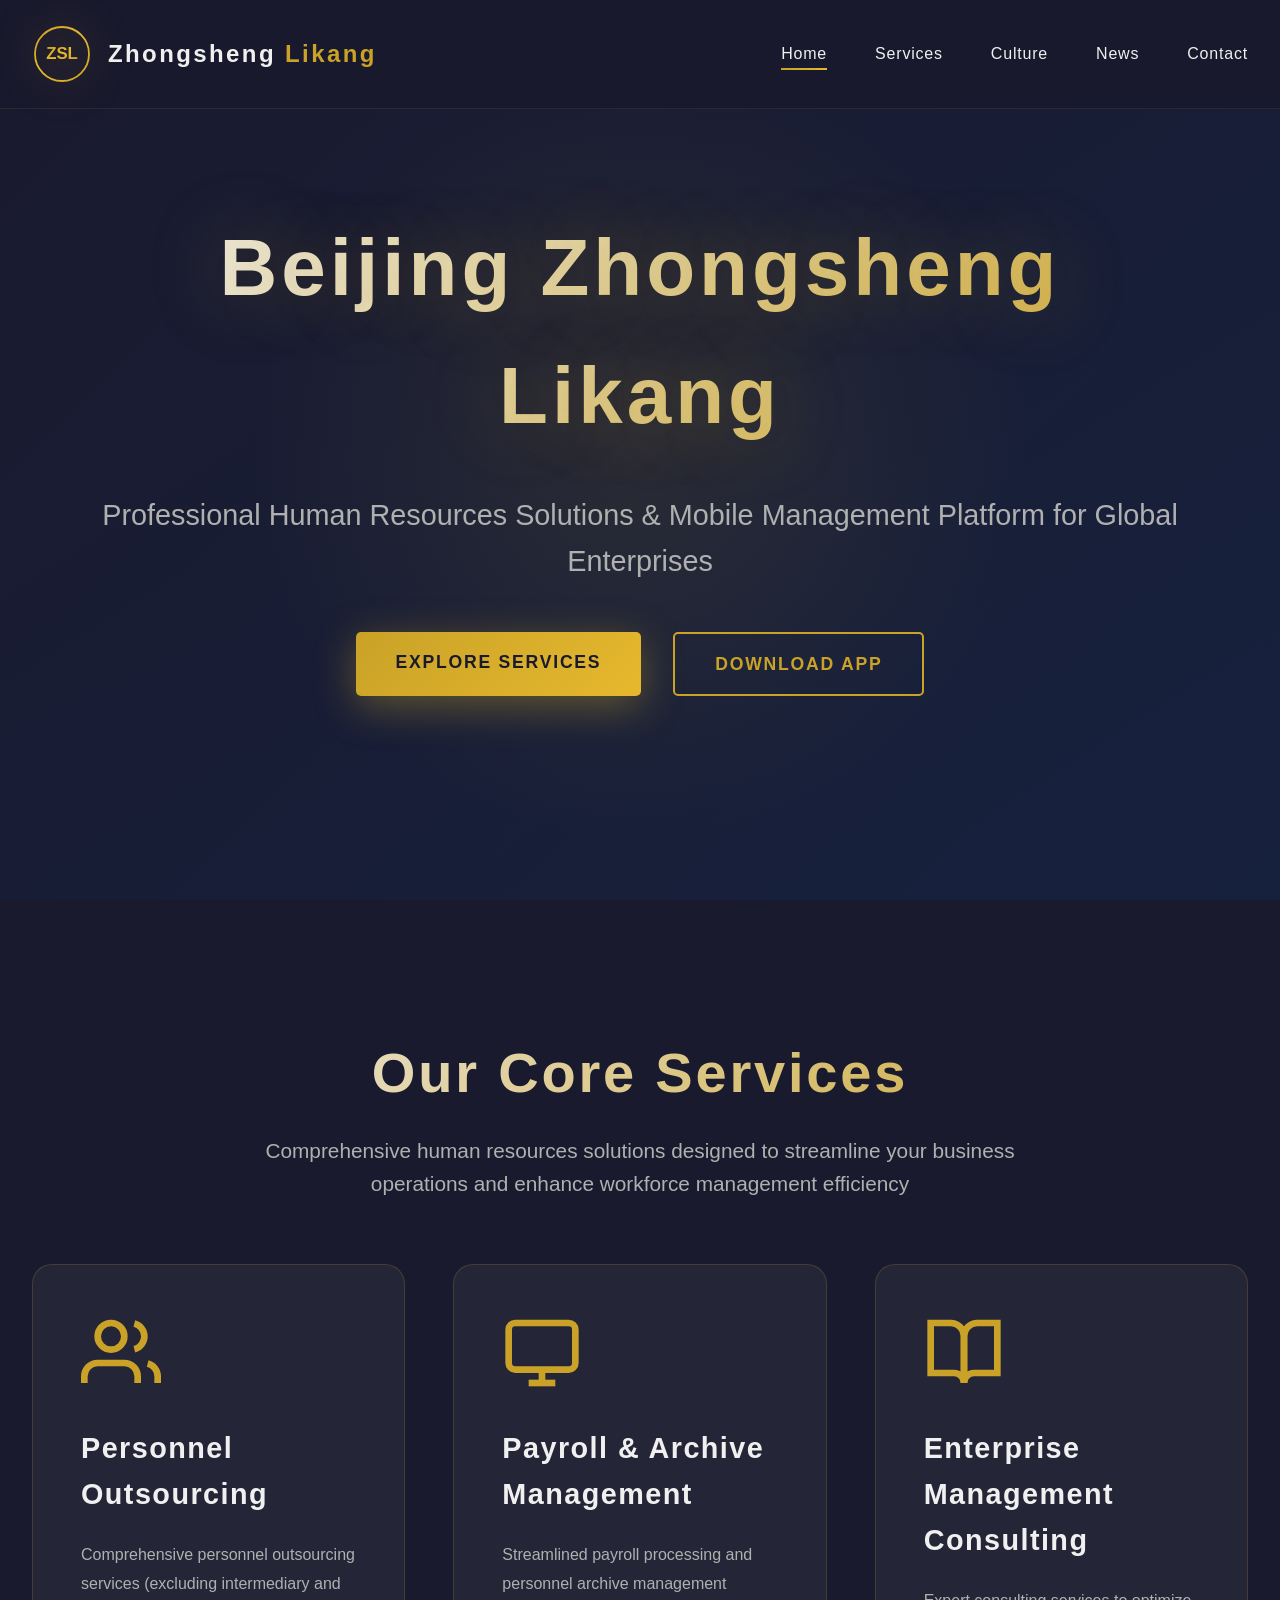
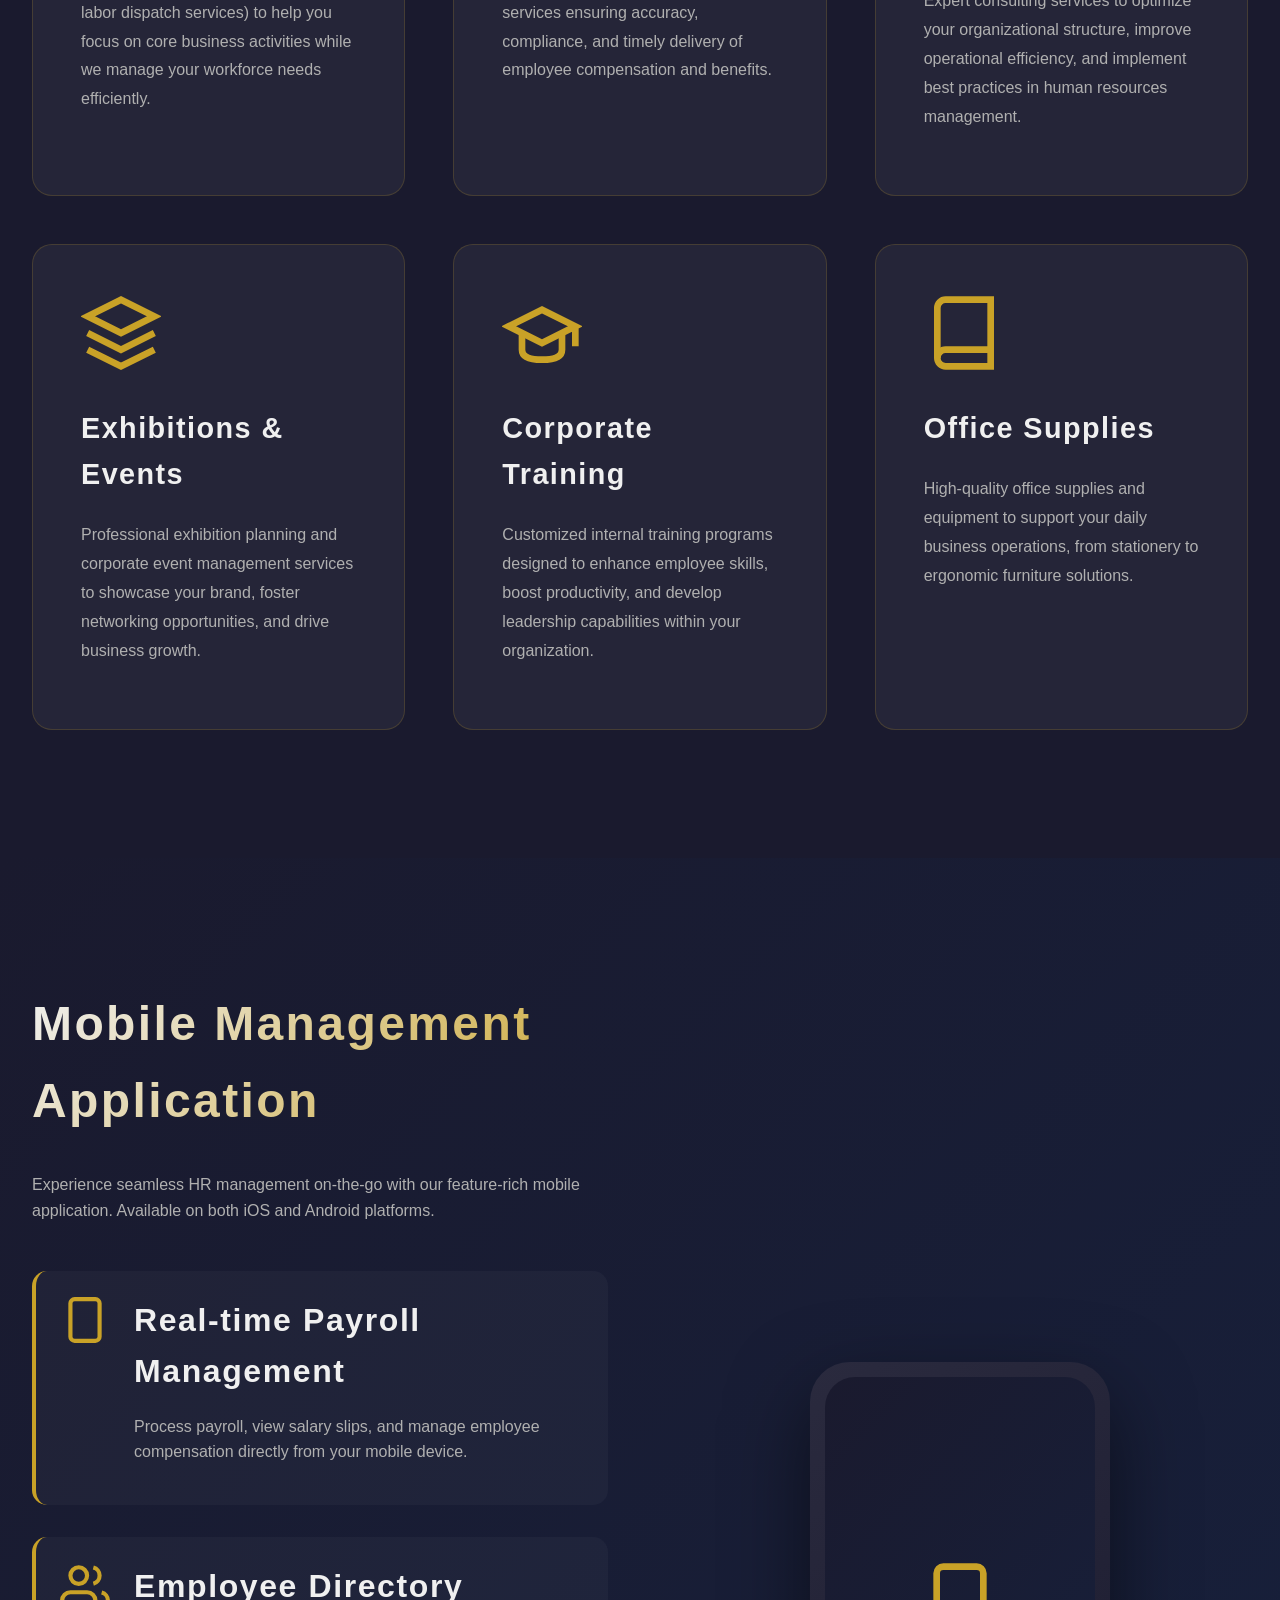
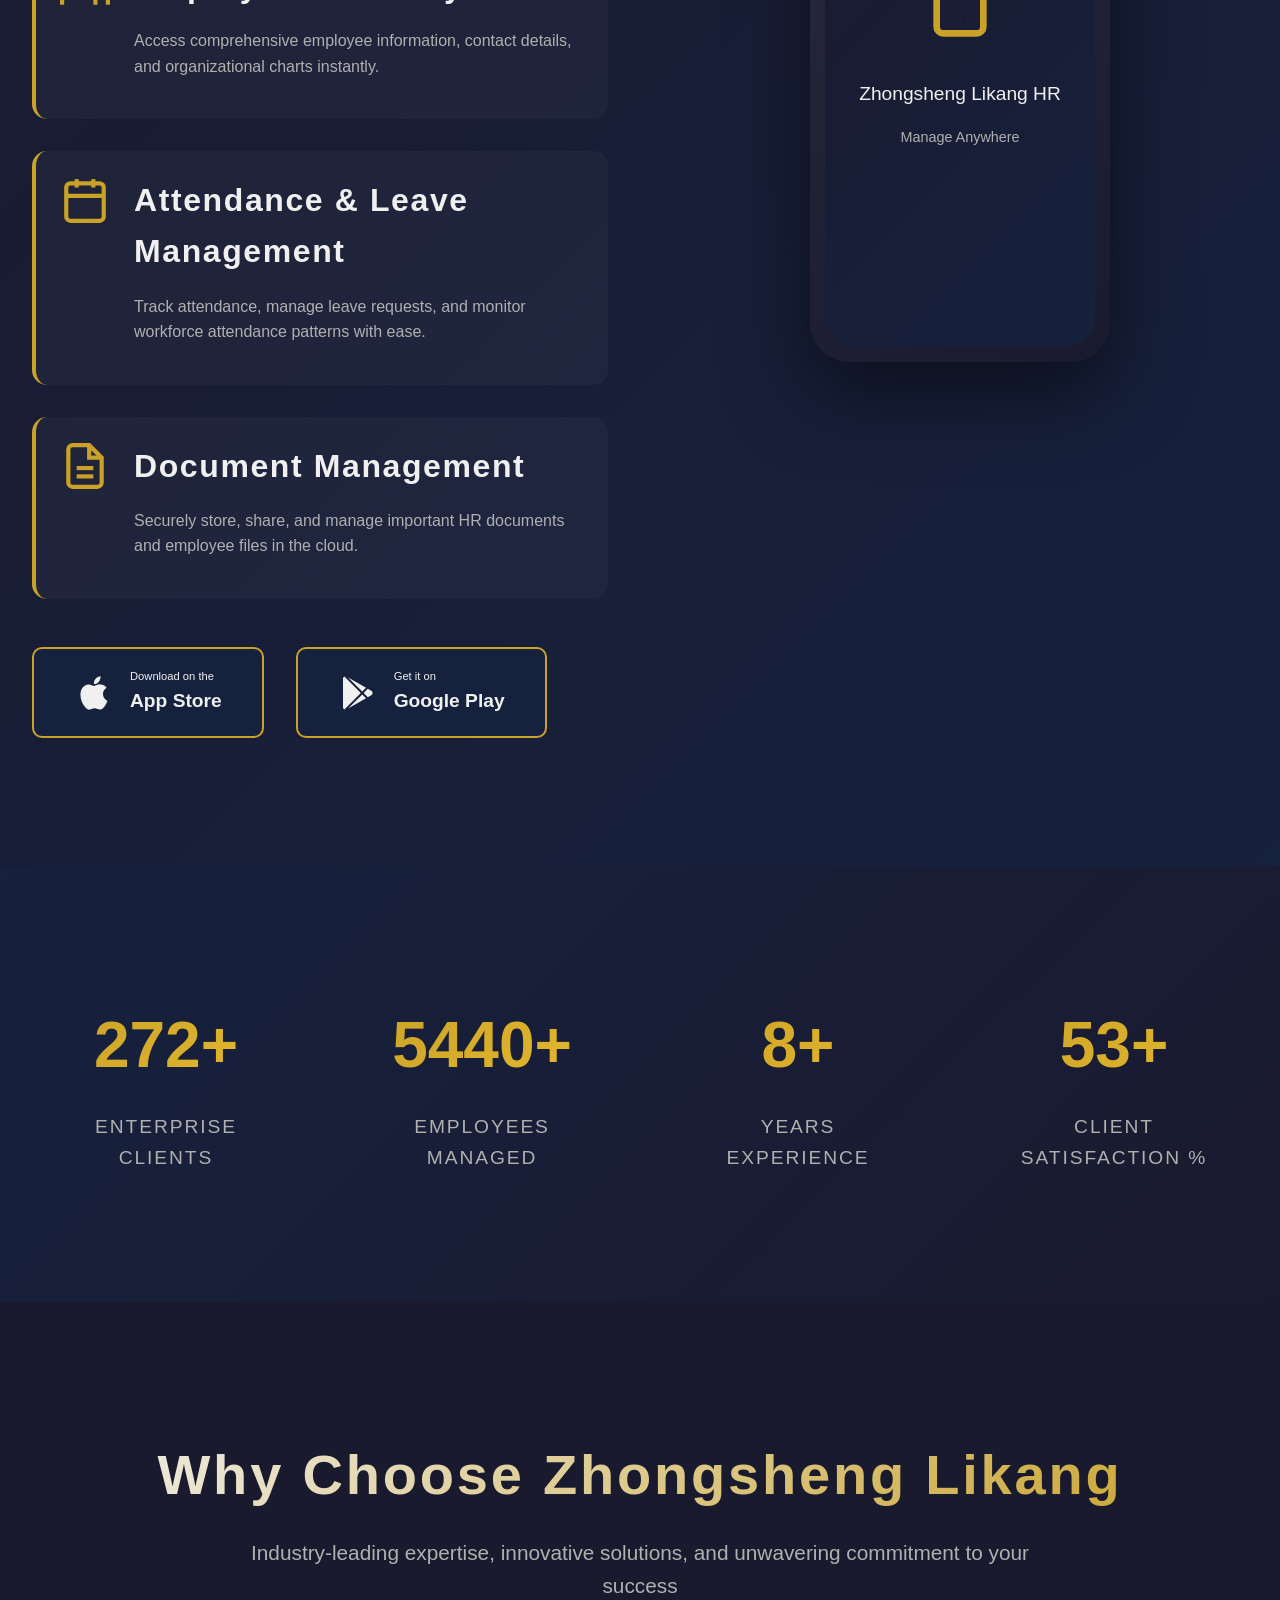
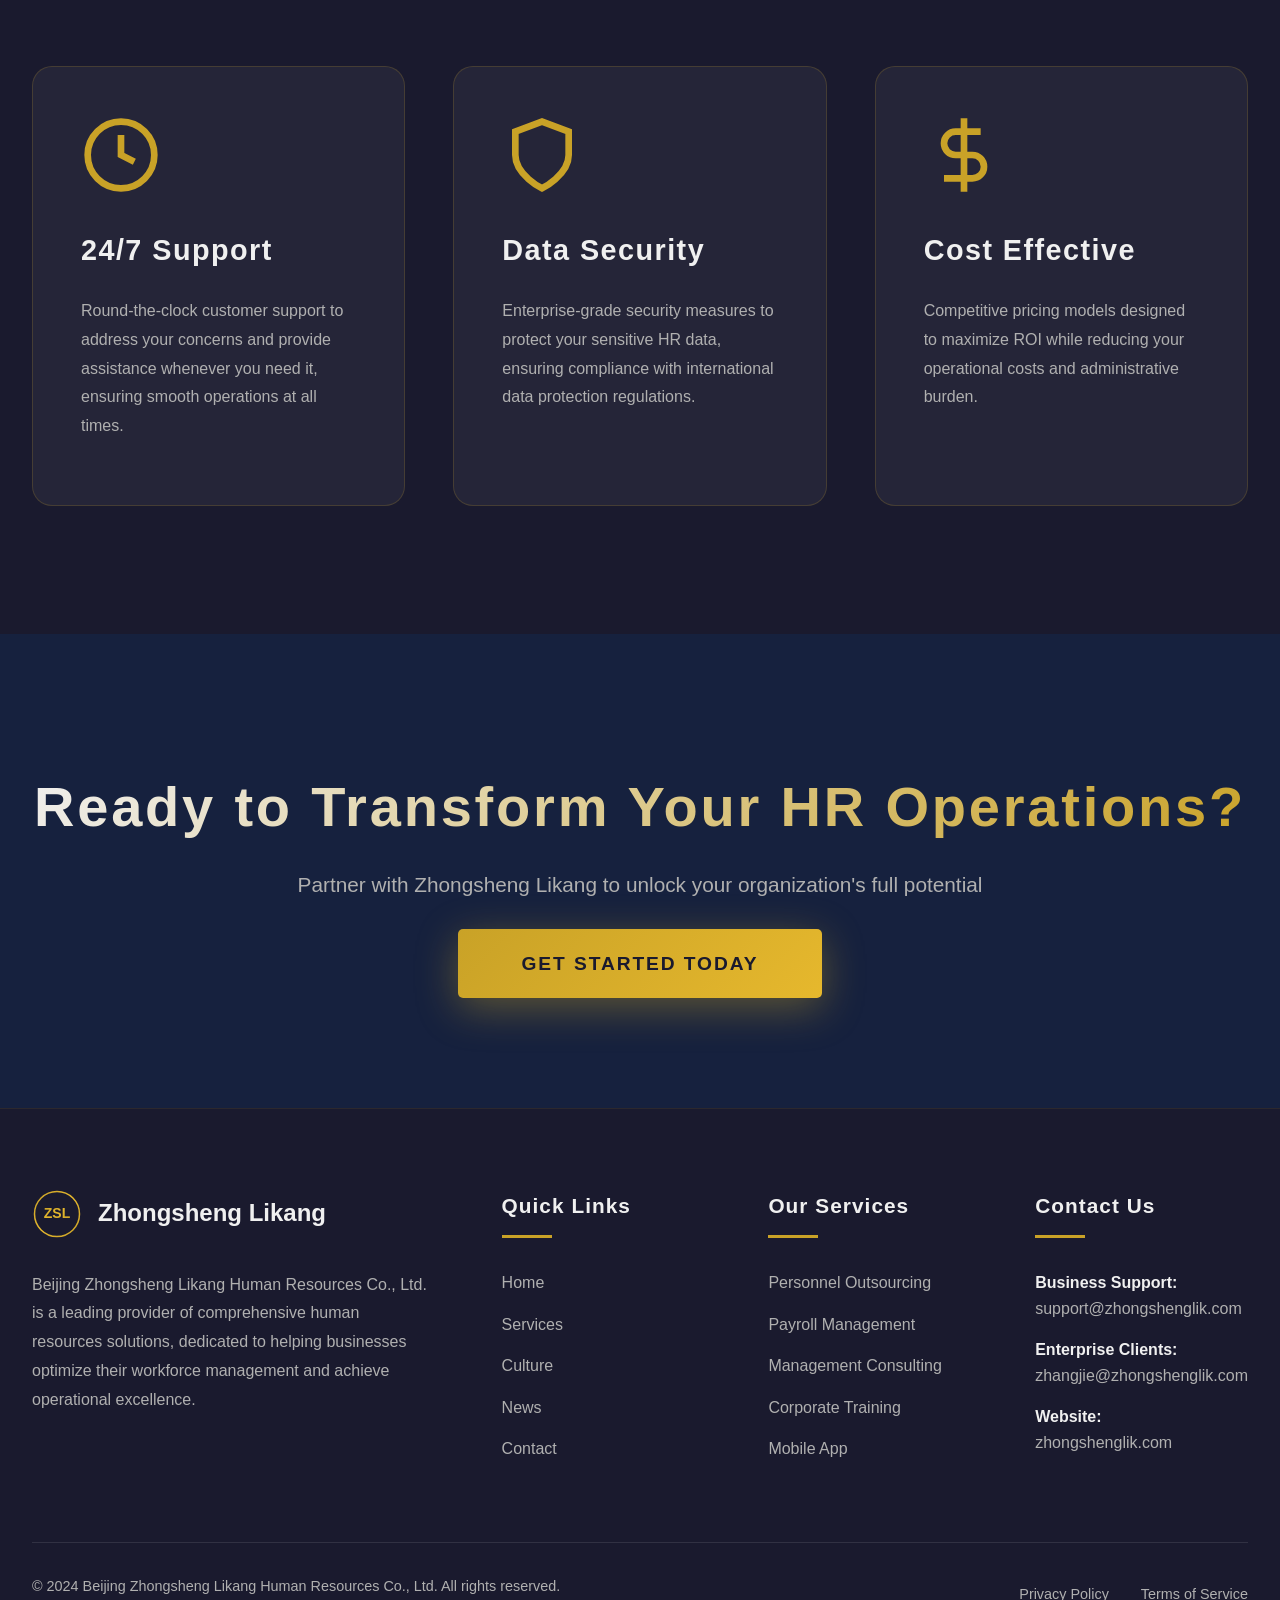
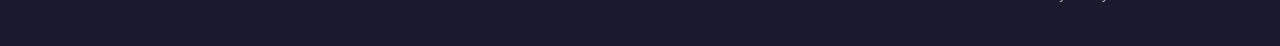
<file: index.html>
<!DOCTYPE html>
<html lang="en">
<head>
    <meta charset="UTF-8">
    <meta name="viewport" content="width=device-width, initial-scale=1.0">
    <meta http-equiv="X-UA-Compatible" content="IE=edge">
    
    <!-- SEO Meta Tags -->
    <title>Beijing Zhongsheng Likang Human Resources Co., Ltd. - Professional HR Solutions & Mobile App Services</title>
    <meta name="description" content="Beijing Zhongsheng Likang Human Resources Co., Ltd. provides comprehensive HR services including personnel outsourcing, payroll management, enterprise management consulting, exhibitions, corporate training, and office supplies. Download our mobile app for convenient HR management on-the-go.">
    <meta name="keywords" content="human resources, HR services, personnel outsourcing, payroll management, enterprise consulting, corporate training, mobile HR app, HR management, Beijing HR company, HR solutions">
    <meta name="author" content="Beijing Zhongsheng Likang Human Resources Co., Ltd.">
    <meta name="robots" content="index, follow">
    <meta name="googlebot" content="index, follow">
    <meta name="revisit-after" content="7 days">
    <meta name="language" content="English">
    <meta name="distribution" content="global">
    
    <!-- Open Graph / Facebook -->
    <meta property="og:type" content="website">
    <meta property="og:url" content="https://zhongshenglik.com/">
    <meta property="og:title" content="Beijing Zhongsheng Likang - Professional HR Solutions & Mobile App Services">
    <meta property="og:description" content="Comprehensive HR services including personnel outsourcing, payroll management, and enterprise consulting. Download our mobile app for convenient HR management.">
    <meta property="og:image" content="https://zhongshenglik.com/images/og-image.png">
    <meta property="og:locale" content="en_US">
    <meta property="og:site_name" content="Beijing Zhongsheng Likang">
    
    <!-- Twitter -->
    <meta name="twitter:card" content="summary_large_image">
    <meta name="twitter:url" content="https://zhongshenglik.com/">
    <meta name="twitter:title" content="Beijing Zhongsheng Likang - Professional HR Solutions & Mobile App Services">
    <meta name="twitter:description" content="Comprehensive HR services including personnel outsourcing, payroll management, and enterprise consulting. Download our mobile app for convenient HR management.">
    <meta name="twitter:image" content="https://zhongshenglik.com/images/twitter-image.png">
    
    <!-- Canonical URL -->
    <link rel="canonical" href="https://zhongshenglik.com/">
    
    <!-- Favicon -->
    <link rel="icon" type="image/svg+xml" href="images/logo.svg">
    <link rel="apple-touch-icon" href="images/logo.svg">
    
    <!-- Schema.org Structured Data -->
    <script type="application/ld+json">
    {
        "@context": "https://schema.org",
        "@type": "Organization",
        "name": "Beijing Zhongsheng Likang Human Resources Co., Ltd.",
        "alternateName": "Zhongsheng Likang",
        "url": "https://zhongshenglik.com",
        "logo": "https://zhongshenglik.com/images/logo.svg",
        "description": "Professional human resources services provider offering personnel outsourcing, payroll management, enterprise management consulting, exhibitions, corporate training, and office supplies sales.",
        "address": {
            "@type": "PostalAddress",
            "streetAddress": "Room 301, Office Building 1, Courtyard 1, 80 meters west of Wanggezhuang Village, Shilibao Town, Miyun District",
            "addressLocality": "Beijing",
            "postalCode": "100000",
            "addressCountry": "CN"
        },
        "contactPoint": {
            "@type": "ContactPoint",
            "telephone": "+86-10-1234-5678",
            "contactType": "customer service",
            "email": "support@zhongshenglik.com",
            "areaServed": "Worldwide",
            "availableLanguage": ["English", "Chinese"]
        },
        "sameAs": [
            "https://www.facebook.com/zhongshenglik",
            "https://www.linkedin.com/company/zhongshenglik",
            "https://twitter.com/zhongshenglik"
        ]
    }
    </script>
    
    <!-- Stylesheets -->
    <link rel="stylesheet" href="css/style.css">
    
    <!-- Preconnect for performance -->
    <link rel="preconnect" href="https://fonts.googleapis.com">
    <link rel="preconnect" href="https://fonts.gstatic.com" crossorigin>
</head>
<body>
    <!-- Loader -->
    <div class="loader">
        <div class="loader-content">
            <div class="loader-spinner"></div>
            <div class="loader-text">Zhongsheng Likang</div>
        </div>
    </div>

    <!-- Navigation -->
    <nav class="navbar" role="navigation" aria-label="Main navigation">
        <div class="nav-container">
            <a href="index.html" class="logo" aria-label="Zhongsheng Likang Home">
                <svg viewBox="0 0 100 100" width="60" height="60">
                    <defs>
                        <linearGradient id="logoGradient" x1="0%" y1="0%" x2="100%" y2="100%">
                            <stop offset="0%" style="stop-color:#c9a227"/>
                            <stop offset="50%" style="stop-color:#e6b82d"/>
                            <stop offset="100%" style="stop-color:#c9a227"/>
                        </linearGradient>
                    </defs>
                    <circle cx="50" cy="50" r="45" fill="none" stroke="url(#logoGradient)" stroke-width="3"/>
                    <text x="50" y="58" font-family="Arial" font-size="28" font-weight="bold" fill="url(#logoGradient)" text-anchor="middle">ZSL</text>
                </svg>
                <span class="logo-text">Zhongsheng <span>Likang</span></span>
            </a>
            
            <ul class="nav-links">
                <li><a href="index.html" class="active">Home</a></li>
                <li><a href="services.html">Services</a></li>
                <li><a href="culture.html">Culture</a></li>
                <li><a href="news.html">News</a></li>
                <li><a href="contact.html">Contact</a></li>
            </ul>
            
            <div class="nav-toggle" aria-label="Toggle navigation menu" role="button" tabindex="0">
                <span></span>
                <span></span>
                <span></span>
            </div>
        </div>
    </nav>

    <!-- Hero Section -->
    <header class="hero" role="banner">
        <div class="hero-background"></div>
        <div class="hero-overlay"></div>
        
        <div class="hero-content">
            <h1 class="hero-title">Beijing Zhongsheng Likang</h1>
            <p class="hero-subtitle">Professional Human Resources Solutions & Mobile Management Platform for Global Enterprises</p>
            
            <div class="hero-buttons">
                <a href="services.html" class="btn btn-primary">Explore Services</a>
                <a href="#app-section" class="btn btn-secondary">Download App</a>
            </div>
        </div>
        
        <!-- Decorative elements -->
        <div class="hero-particles"></div>
    </header>

    <!-- Services Overview Section -->
    <section class="section" id="services">
        <div class="container">
            <div class="section-title fade-in">
                <h2>Our Core Services</h2>
                <p>Comprehensive human resources solutions designed to streamline your business operations and enhance workforce management efficiency</p>
            </div>
            
            <div class="services-grid">
                <article class="service-card fade-in">
                    <div class="service-icon">
                        <svg viewBox="0 0 24 24" fill="none" stroke="currentColor" stroke-width="2">
                            <path d="M17 21v-2a4 4 0 0 0-4-4H5a4 4 0 0 0-4 4v2"/>
                            <circle cx="9" cy="7" r="4"/>
                            <path d="M23 21v-2a4 4 0 0 0-3-3.87"/>
                            <path d="M16 3.13a4 4 0 0 1 0 7.75"/>
                        </svg>
                    </div>
                    <h3>Personnel Outsourcing</h3>
                    <p>Comprehensive personnel outsourcing services (excluding intermediary and labor dispatch services) to help you focus on core business activities while we manage your workforce needs efficiently.</p>
                </article>
                
                <article class="service-card fade-in">
                    <div class="service-icon">
                        <svg viewBox="0 0 24 24" fill="none" stroke="currentColor" stroke-width="2">
                            <rect x="2" y="3" width="20" height="14" rx="2" ry="2"/>
                            <line x1="8" y1="21" x2="16" y2="21"/>
                            <line x1="12" y1="17" x2="12" y2="21"/>
                        </svg>
                    </div>
                    <h3>Payroll & Archive Management</h3>
                    <p>Streamlined payroll processing and personnel archive management services ensuring accuracy, compliance, and timely delivery of employee compensation and benefits.</p>
                </article>
                
                <article class="service-card fade-in">
                    <div class="service-icon">
                        <svg viewBox="0 0 24 24" fill="none" stroke="currentColor" stroke-width="2">
                            <path d="M2 3h6a4 4 0 0 1 4 4v14a3 3 0 0 0-3-3H2z"/>
                            <path d="M22 3h-6a4 4 0 0 0-4 4v14a3 3 0 0 1 3-3h7z"/>
                        </svg>
                    </div>
                    <h3>Enterprise Management Consulting</h3>
                    <p>Expert consulting services to optimize your organizational structure, improve operational efficiency, and implement best practices in human resources management.</p>
                </article>
                
                <article class="service-card fade-in">
                    <div class="service-icon">
                        <svg viewBox="0 0 24 24" fill="none" stroke="currentColor" stroke-width="2">
                            <polygon points="12 2 2 7 12 12 22 7 12 2"/>
                            <polyline points="2 17 12 22 22 17"/>
                            <polyline points="2 12 12 17 22 12"/>
                        </svg>
                    </div>
                    <h3>Exhibitions & Events</h3>
                    <p>Professional exhibition planning and corporate event management services to showcase your brand, foster networking opportunities, and drive business growth.</p>
                </article>
                
                <article class="service-card fade-in">
                    <div class="service-icon">
                        <svg viewBox="0 0 24 24" fill="none" stroke="currentColor" stroke-width="2">
                            <path d="M22 10v6M2 10l10-5 10 5-10 5z"/>
                            <path d="M6 12v5c0 2 2 3 6 3s6-1 6-3v-5"/>
                        </svg>
                    </div>
                    <h3>Corporate Training</h3>
                    <p>Customized internal training programs designed to enhance employee skills, boost productivity, and develop leadership capabilities within your organization.</p>
                </article>
                
                <article class="service-card fade-in">
                    <div class="service-icon">
                        <svg viewBox="0 0 24 24" fill="none" stroke="currentColor" stroke-width="2">
                            <path d="M4 19.5A2.5 2.5 0 0 1 6.5 17H20"/>
                            <path d="M6.5 2H20v20H6.5A2.5 2.5 0 0 1 4 19.5v-15A2.5 2.5 0 0 1 6.5 2z"/>
                        </svg>
                    </div>
                    <h3>Office Supplies</h3>
                    <p>High-quality office supplies and equipment to support your daily business operations, from stationery to ergonomic furniture solutions.</p>
                </article>
            </div>
        </div>
    </section>

    <!-- Mobile App Section -->
    <section class="section section-dark app-section" id="app-section">
        <div class="container">
            <div class="app-showcase">
                <div class="app-content slide-left">
                    <h2>Mobile Management Application</h2>
                    <p>Experience seamless HR management on-the-go with our feature-rich mobile application. Available on both iOS and Android platforms.</p>
                    
                    <div class="app-features">
                        <div class="app-feature">
                            <div class="app-feature-icon">
                                <svg viewBox="0 0 24 24" fill="none" stroke="currentColor" stroke-width="2">
                                    <rect x="5" y="2" width="14" height="20" rx="2" ry="2"/>
                                    <line x1="12" y1="18" x2="12.01" y2="18"/>
                                </svg>
                            </div>
                            <div>
                                <h4>Real-time Payroll Management</h4>
                                <p>Process payroll, view salary slips, and manage employee compensation directly from your mobile device.</p>
                            </div>
                        </div>
                        
                        <div class="app-feature">
                            <div class="app-feature-icon">
                                <svg viewBox="0 0 24 24" fill="none" stroke="currentColor" stroke-width="2">
                                    <path d="M17 21v-2a4 4 0 0 0-4-4H5a4 4 0 0 0-4 4v2"/>
                                    <circle cx="9" cy="7" r="4"/>
                                    <path d="M23 21v-2a4 4 0 0 0-3-3.87"/>
                                    <path d="M16 3.13a4 4 0 0 1 0 7.75"/>
                                </svg>
                            </div>
                            <div>
                                <h4>Employee Directory</h4>
                                <p>Access comprehensive employee information, contact details, and organizational charts instantly.</p>
                            </div>
                        </div>
                        
                        <div class="app-feature">
                            <div class="app-feature-icon">
                                <svg viewBox="0 0 24 24" fill="none" stroke="currentColor" stroke-width="2">
                                    <rect x="3" y="4" width="18" height="18" rx="2" ry="2"/>
                                    <line x1="16" y1="2" x2="16" y2="6"/>
                                    <line x1="8" y1="2" x2="8" y2="6"/>
                                    <line x1="3" y1="10" x2="21" y2="10"/>
                                </svg>
                            </div>
                            <div>
                                <h4>Attendance & Leave Management</h4>
                                <p>Track attendance, manage leave requests, and monitor workforce attendance patterns with ease.</p>
                            </div>
                        </div>
                        
                        <div class="app-feature">
                            <div class="app-feature-icon">
                                <svg viewBox="0 0 24 24" fill="none" stroke="currentColor" stroke-width="2">
                                    <path d="M14 2H6a2 2 0 0 0-2 2v16a2 2 0 0 0 2 2h12a2 2 0 0 0 2-2V8z"/>
                                    <polyline points="14 2 14 8 20 8"/>
                                    <line x1="16" y1="13" x2="8" y2="13"/>
                                    <line x1="16" y1="17" x2="8" y2="17"/>
                                </svg>
                            </div>
                            <div>
                                <h4>Document Management</h4>
                                <p>Securely store, share, and manage important HR documents and employee files in the cloud.</p>
                            </div>
                        </div>
                    </div>
                    
                    <div class="app-download-buttons">
                        <a href="https://apps.apple.com/app/zhongshenglik" class="btn-app-store" target="_blank" rel="noopener">
                            <svg viewBox="0 0 24 24" fill="currentColor">
                                <path d="M18.71 19.5c-.83 1.24-1.71 2.45-3.05 2.47-1.34.03-1.77-.79-3.29-.79-1.53 0-2 .77-3.27.82-1.31.05-2.3-1.32-3.14-2.53C4.25 17 2.94 12.45 4.7 9.39c.87-1.52 2.43-2.48 4.12-2.51 1.28-.02 2.5.87 3.29.87.78 0 2.26-1.07 3.81-.91.65.03 2.47.26 3.64 1.98-.09.06-2.17 1.28-2.15 3.81.03 3.02 2.65 4.03 2.68 4.04-.03.07-.42 1.44-1.38 2.83M13 3.5c.73-.83 1.94-1.46 2.94-1.5.13 1.17-.34 2.35-1.04 3.19-.69.85-1.83 1.51-2.95 1.42-.15-1.15.41-2.35 1.05-3.11z"/>
                            </svg>
                            <div>
                                <div style="font-size: 0.7rem;">Download on the</div>
                                <div style="font-size: 1.2rem; font-weight: 600;">App Store</div>
                            </div>
                        </a>
                        
                        <a href="https://play.google.com/store/apps/details?id=com.zhongshenglik.hr" class="btn-app-store" target="_blank" rel="noopener">
                            <svg viewBox="0 0 24 24" fill="currentColor">
                                <path d="M3,20.5V3.5C3,2.91 3.34,2.39 3.84,2.15L13.69,12L3.84,21.85C3.34,21.6 3,21.09 3,20.5M16.81,15.12L6.05,21.34L14.54,12.85L16.81,15.12M20.16,10.81C20.5,11.08 20.75,11.5 20.75,12C20.75,12.5 20.53,12.9 20.18,13.18L17.89,14.5L15.39,12L17.89,9.5L20.16,10.81M6.05,2.66L16.81,8.88L14.54,11.15L6.05,2.66Z"/>
                            </svg>
                            <div>
                                <div style="font-size: 0.7rem;">Get it on</div>
                                <div style="font-size: 1.2rem; font-weight: 600;">Google Play</div>
                            </div>
                        </a>
                    </div>
                </div>
                
                <div class="app-preview slide-right">
                    <div class="app-phone">
                        <div class="app-screen">
                            <div class="app-screen-content">
                                <svg viewBox="0 0 24 24" fill="none" stroke="currentColor" stroke-width="2">
                                    <rect x="5" y="2" width="14" height="20" rx="2" ry="2"/>
                                    <line x1="12" y1="18" x2="12.01" y2="18"/>
                                </svg>
                                <p style="color: var(--text-light); font-size: 1.2rem; margin-top: 1rem;">Zhongsheng Likang HR</p>
                                <p style="color: var(--text-gray); font-size: 0.9rem; margin-top: 0.5rem;">Manage Anywhere</p>
                            </div>
                        </div>
                    </div>
                </div>
            </div>
        </div>
    </section>

    <!-- Stats Section -->
    <section class="stats-section">
        <div class="container">
            <div class="stats-grid">
                <div class="stat-item fade-in">
                    <span class="stat-number" data-target="500">0</span>
                    <span class="stat-label">Enterprise Clients</span>
                </div>
                <div class="stat-item fade-in">
                    <span class="stat-number" data-target="10000">0</span>
                    <span class="stat-label">Employees Managed</span>
                </div>
                <div class="stat-item fade-in">
                    <span class="stat-number" data-target="15">0</span>
                    <span class="stat-label">Years Experience</span>
                </div>
                <div class="stat-item fade-in">
                    <span class="stat-number" data-target="98">0</span>
                    <span class="stat-label">Client Satisfaction %</span>
                </div>
            </div>
        </div>
    </section>

    <!-- Why Choose Us Section -->
    <section class="section">
        <div class="container">
            <div class="section-title fade-in">
                <h2>Why Choose Zhongsheng Likang</h2>
                <p>Industry-leading expertise, innovative solutions, and unwavering commitment to your success</p>
            </div>
            
            <div class="services-grid">
                <div class="service-card fade-in">
                    <div class="service-icon">
                        <svg viewBox="0 0 24 24" fill="none" stroke="currentColor" stroke-width="2">
                            <circle cx="12" cy="12" r="10"/>
                            <polyline points="12 6 12 12 16 14"/>
                        </svg>
                    </div>
                    <h3>24/7 Support</h3>
                    <p>Round-the-clock customer support to address your concerns and provide assistance whenever you need it, ensuring smooth operations at all times.</p>
                </div>
                
                <div class="service-card fade-in">
                    <div class="service-icon">
                        <svg viewBox="0 0 24 24" fill="none" stroke="currentColor" stroke-width="2">
                            <path d="M12 22s8-4 8-10V5l-8-3-8 3v7c0 6 8 10 8 10z"/>
                        </svg>
                    </div>
                    <h3>Data Security</h3>
                    <p>Enterprise-grade security measures to protect your sensitive HR data, ensuring compliance with international data protection regulations.</p>
                </div>
                
                <div class="service-card fade-in">
                    <div class="service-icon">
                        <svg viewBox="0 0 24 24" fill="none" stroke="currentColor" stroke-width="2">
                            <line x1="12" y1="1" x2="12" y2="23"/>
                            <path d="M17 5H9.5a3.5 3.5 0 0 0 0 7h5a3.5 3.5 0 0 1 0 7H6"/>
                        </svg>
                    </div>
                    <h3>Cost Effective</h3>
                    <p>Competitive pricing models designed to maximize ROI while reducing your operational costs and administrative burden.</p>
                </div>
            </div>
        </div>
    </section>

    <!-- CTA Section -->
    <section class="section section-dark">
        <div class="container">
            <div class="section-title fade-in" style="margin-bottom: 2rem;">
                <h2>Ready to Transform Your HR Operations?</h2>
                <p>Partner with Zhongsheng Likang to unlock your organization's full potential</p>
            </div>
            
            <div style="text-align: center; margin-top: 3rem;">
                <a href="contact.html" class="btn btn-primary" style="padding: 1.5rem 4rem; font-size: 1.2rem;">Get Started Today</a>
            </div>
        </div>
    </section>

    <!-- Footer -->
    <footer class="footer" role="contentinfo">
        <div class="container">
            <div class="footer-grid">
                <div class="footer-brand">
                    <div class="footer-logo">
                        <svg viewBox="0 0 100 100" width="50" height="50">
                            <defs>
                                <linearGradient id="footerLogoGradient" x1="0%" y1="0%" x2="100%" y2="100%">
                                    <stop offset="0%" style="stop-color:#c9a227"/>
                                    <stop offset="50%" style="stop-color:#e6b82d"/>
                                    <stop offset="100%" style="stop-color:#c9a227"/>
                                </linearGradient>
                            </defs>
                            <circle cx="50" cy="50" r="45" fill="none" stroke="url(#footerLogoGradient)" stroke-width="3"/>
                            <text x="50" y="58" font-family="Arial" font-size="28" font-weight="bold" fill="url(#footerLogoGradient)" text-anchor="middle">ZSL</text>
                        </svg>
                        <span>Zhongsheng <span>Likang</span></span>
                    </div>
                    <p class="footer-description">Beijing Zhongsheng Likang Human Resources Co., Ltd. is a leading provider of comprehensive human resources solutions, dedicated to helping businesses optimize their workforce management and achieve operational excellence.</p>
                </div>
                
                <div class="footer-section">
                    <h4>Quick Links</h4>
                    <ul class="footer-links">
                        <li><a href="index.html">Home</a></li>
                        <li><a href="services.html">Services</a></li>
                        <li><a href="culture.html">Culture</a></li>
                        <li><a href="news.html">News</a></li>
                        <li><a href="contact.html">Contact</a></li>
                    </ul>
                </div>
                
                <div class="footer-section">
                    <h4>Our Services</h4>
                    <ul class="footer-links">
                        <li><a href="services.html#outsourcing">Personnel Outsourcing</a></li>
                        <li><a href="services.html#payroll">Payroll Management</a></li>
                        <li><a href="services.html#consulting">Management Consulting</a></li>
                        <li><a href="services.html#training">Corporate Training</a></li>
                        <li><a href="services.html#app">Mobile App</a></li>
                    </ul>
                </div>
                
                <div class="footer-section">
                    <h4>Contact Us</h4>
                    <ul class="footer-links">
                        <li>
                            <strong>Business Support:</strong><br>
                            <a href="mailto:support@zhongshenglik.com">support@zhongshenglik.com</a>
                        </li>
                        <li>
                            <strong>Enterprise Clients:</strong><br>
                            <a href="mailto:zhangjie@zhongshenglik.com">zhangjie@zhongshenglik.com</a>
                        </li>
                        <li>
                            <strong>Website:</strong><br>
                            <a href="https://zhongshenglik.com">zhongshenglik.com</a>
                        </li>
                    </ul>
                </div>
            </div>
            
            <div class="footer-bottom">
                <p class="footer-copyright">© 2024 Beijing Zhongsheng Likang Human Resources Co., Ltd. All rights reserved.</p>
                <div class="footer-legal">
                    <a href="privacy.html">Privacy Policy</a>
                    <a href="terms.html">Terms of Service</a>
                </div>
            </div>
        </div>
    </footer>

    <!-- Scroll to Top Button -->
    <button class="scroll-top" aria-label="Scroll to top">
        <svg viewBox="0 0 24 24" fill="none" stroke="currentColor" stroke-width="2">
            <polyline points="18 15 12 9 6 15"/>
        </svg>
    </button>

    <!-- Scripts -->
    <script src="js/main.js"></script>
    
    <!-- Structured Data for SoftwareApplication -->
    <script type="application/ld+json">
    {
        "@context": "https://schema.org",
        "@type": "SoftwareApplication",
        "name": "Zhongsheng Likang HR",
        "operatingSystem": "iOS, Android",
        "applicationCategory": "BusinessApplication",
        "offers": {
            "@type": "Offer",
            "price": "0",
            "priceCurrency": "USD"
        },
        "description": "Mobile HR management application for payroll, attendance, and employee management.",
        "aggregateRating": {
            "@type": "AggregateRating",
            "ratingValue": "4.8",
            "ratingCount": "1250"
        }
    }
    </script>
</body>
</html>
</file>
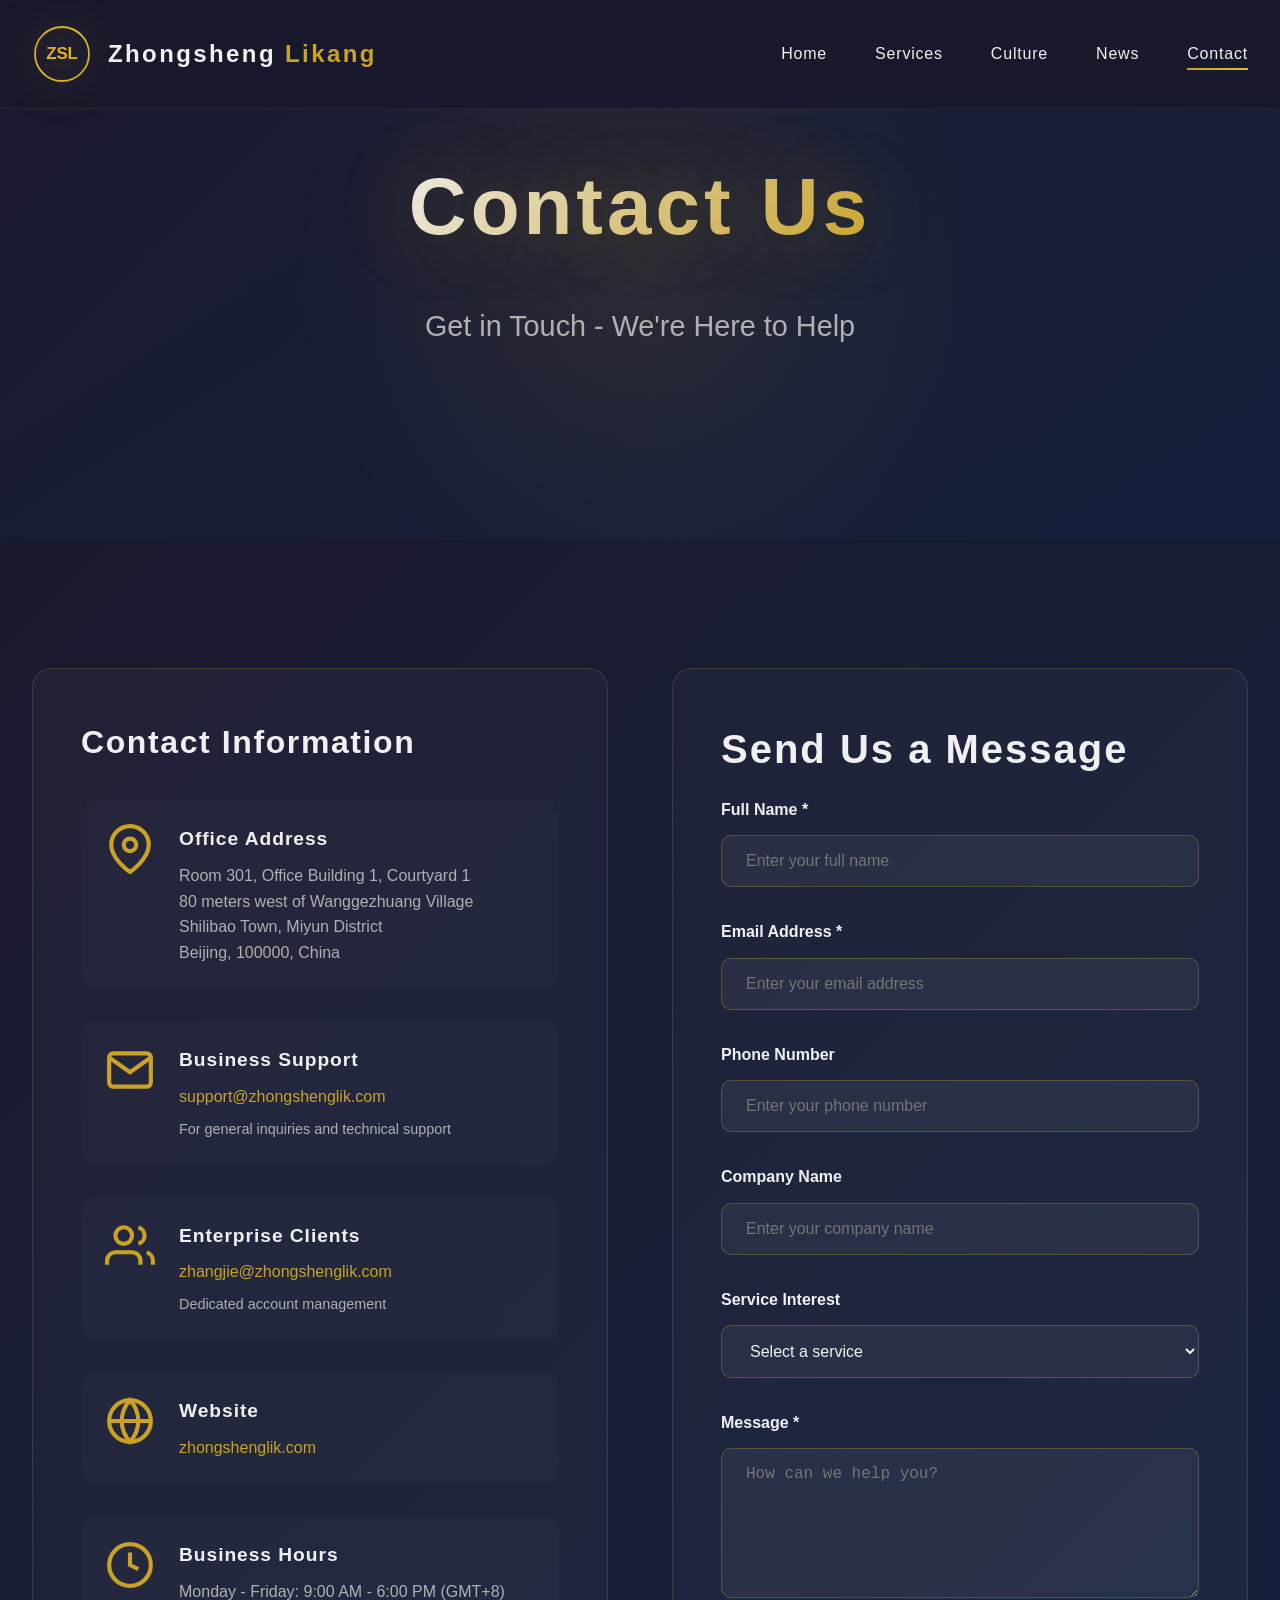
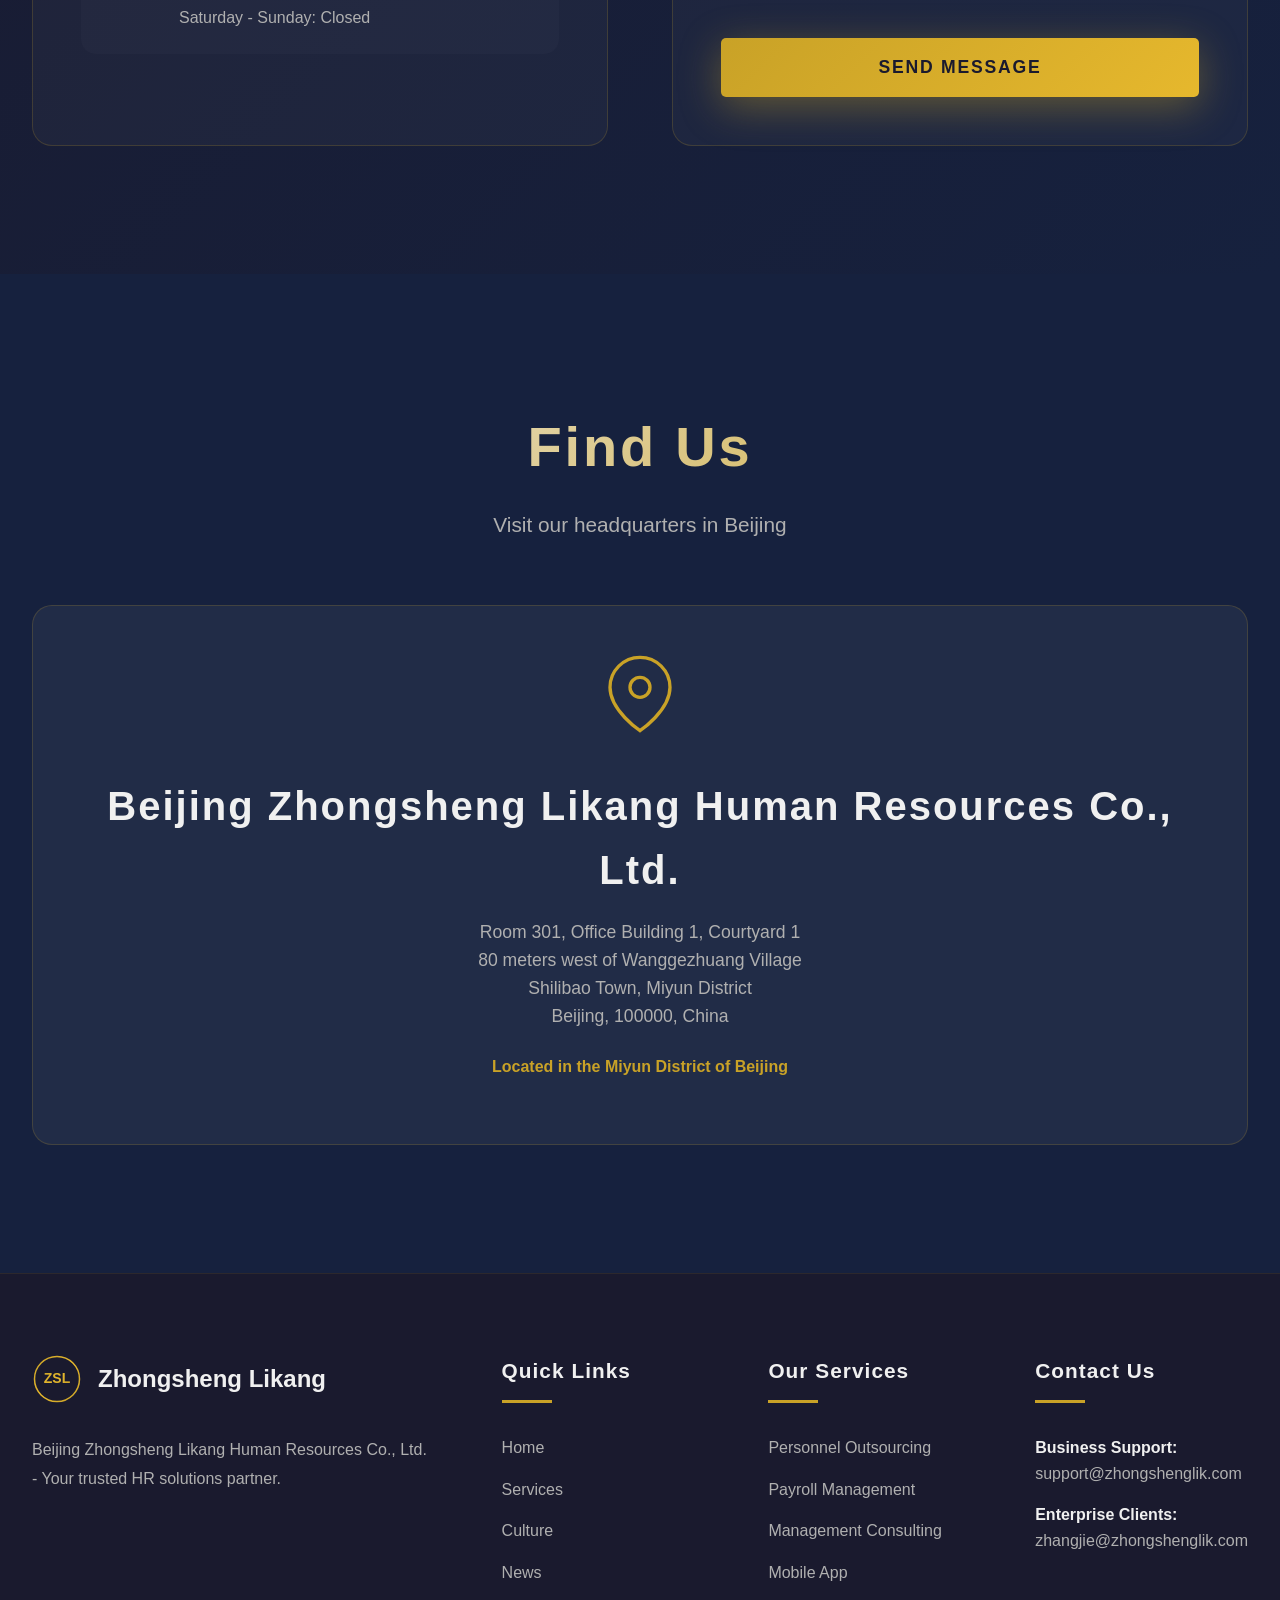
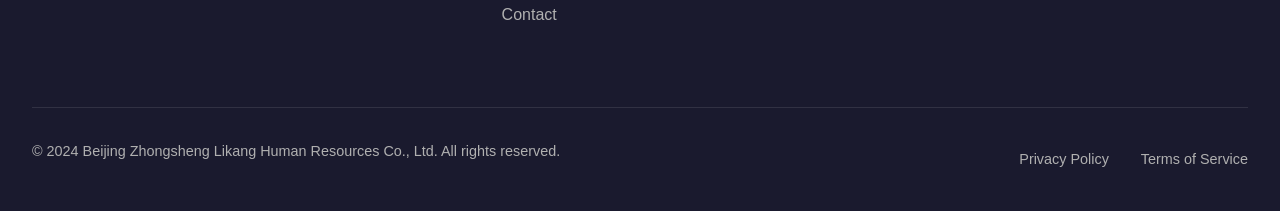
<file: contact.html>
<!DOCTYPE html>
<html lang="en">
<head>
    <meta charset="UTF-8">
    <meta name="viewport" content="width=device-width, initial-scale=1.0">
    <title>Contact Us - Beijing Zhongsheng Likang Human Resources Co., Ltd.</title>
    <meta name="description" content="Get in touch with Zhongsheng Likang. Contact our business support team, enterprise client services, or visit our office in Beijing.">
    <meta name="keywords" content="contact Zhongsheng Likang, HR company contact, Beijing HR services, business support, enterprise clients">
    <meta name="author" content="Beijing Zhongsheng Likang Human Resources Co., Ltd.">
    <meta name="robots" content="index, follow">
    
    <meta property="og:type" content="website">
    <meta property="og:url" content="https://zhongshenglik.com/contact.html">
    <meta property="og:title" content="Contact Us - Zhongsheng Likang">
    <meta property="og:description" content="Get in touch with Zhongsheng Likang for all your HR solutions needs.">
    <meta property="og:locale" content="en_US">
    
    <link rel="canonical" href="https://zhongshenglik.com/contact.html">
    <link rel="icon" type="image/svg+xml" href="images/logo.svg">
    
    <link rel="stylesheet" href="css/style.css">
</head>
<body>
    <div class="loader">
        <div class="loader-content">
            <div class="loader-spinner"></div>
            <div class="loader-text">Zhongsheng Likang</div>
        </div>
    </div>

    <nav class="navbar">
        <div class="nav-container">
            <a href="index.html" class="logo" aria-label="Zhongsheng Likang Home">
                <svg viewBox="0 0 100 100" width="60" height="60">
                    <defs>
                        <linearGradient id="logoGradient" x1="0%" y1="0%" x2="100%" y2="100%">
                            <stop offset="0%" style="stop-color:#c9a227"/>
                            <stop offset="50%" style="stop-color:#e6b82d"/>
                            <stop offset="100%" style="stop-color:#c9a227"/>
                        </linearGradient>
                    </defs>
                    <circle cx="50" cy="50" r="45" fill="none" stroke="url(#logoGradient)" stroke-width="3"/>
                    <text x="50" y="58" font-family="Arial" font-size="28" font-weight="bold" fill="url(#logoGradient)" text-anchor="middle">ZSL</text>
                </svg>
                <span class="logo-text">Zhongsheng <span>Likang</span></span>
            </a>
            
            <ul class="nav-links">
                <li><a href="index.html">Home</a></li>
                <li><a href="services.html">Services</a></li>
                <li><a href="culture.html">Culture</a></li>
                <li><a href="news.html">News</a></li>
                <li><a href="contact.html" class="active">Contact</a></li>
            </ul>
            
            <div class="nav-toggle" aria-label="Toggle navigation menu" role="button" tabindex="0">
                <span></span>
                <span></span>
                <span></span>
            </div>
        </div>
    </nav>

    <header class="hero" style="height: 60vh; min-height: 400px;">
        <div class="hero-background"></div>
        <div class="hero-overlay"></div>
        
        <div class="hero-content">
            <h1 class="hero-title">Contact Us</h1>
            <p class="hero-subtitle">Get in Touch - We're Here to Help</p>
        </div>
    </header>

    <section class="section contact-section">
        <div class="container">
            <div class="contact-grid">
                <div class="contact-info fade-in">
                    <h3>Contact Information</h3>
                    
                    <div class="contact-item">
                        <div class="contact-icon">
                            <svg viewBox="0 0 24 24" fill="none" stroke="currentColor" stroke-width="2">
                                <path d="M21 10c0 7-9 13-9 13s-9-6-9-13a9 9 0 0 1 18 0z"/>
                                <circle cx="12" cy="10" r="3"/>
                            </svg>
                        </div>
                        <div class="contact-details">
                            <h4>Office Address</h4>
                            <p>Room 301, Office Building 1, Courtyard 1<br>
                            80 meters west of Wanggezhuang Village<br>
                            Shilibao Town, Miyun District<br>
                            Beijing, 100000, China</p>
                        </div>
                    </div>
                    
                    <div class="contact-item">
                        <div class="contact-icon">
                            <svg viewBox="0 0 24 24" fill="none" stroke="currentColor" stroke-width="2">
                                <path d="M4 4h16c1.1 0 2 .9 2 2v12c0 1.1-.9 2-2 2H4c-1.1 0-2-.9-2-2V6c0-1.1.9-2 2-2z"/>
                                <polyline points="22,6 12,13 2,6"/>
                            </svg>
                        </div>
                        <div class="contact-details">
                            <h4>Business Support</h4>
                            <p><a href="mailto:support@zhongshenglik.com">support@zhongshenglik.com</a></p>
                            <p style="font-size: 0.9rem; margin-top: 0.5rem;">For general inquiries and technical support</p>
                        </div>
                    </div>
                    
                    <div class="contact-item">
                        <div class="contact-icon">
                            <svg viewBox="0 0 24 24" fill="none" stroke="currentColor" stroke-width="2">
                                <path d="M17 21v-2a4 4 0 0 0-4-4H5a4 4 0 0 0-4 4v2"/>
                                <circle cx="9" cy="7" r="4"/>
                                <path d="M23 21v-2a4 4 0 0 0-3-3.87"/>
                                <path d="M16 3.13a4 4 0 0 1 0 7.75"/>
                            </svg>
                        </div>
                        <div class="contact-details">
                            <h4>Enterprise Clients</h4>
                            <p><a href="mailto:zhangjie@zhongshenglik.com">zhangjie@zhongshenglik.com</a></p>
                            <p style="font-size: 0.9rem; margin-top: 0.5rem;">Dedicated account management</p>
                        </div>
                    </div>
                    
                    <div class="contact-item">
                        <div class="contact-icon">
                            <svg viewBox="0 0 24 24" fill="none" stroke="currentColor" stroke-width="2">
                                <circle cx="12" cy="12" r="10"/>
                                <line x1="2" y1="12" x2="22" y2="12"/>
                                <path d="M12 2a15.3 15.3 0 0 1 4 10 15.3 15.3 0 0 1-4 10 15.3 15.3 0 0 1-4-10 15.3 15.3 0 0 1 4-10z"/>
                            </svg>
                        </div>
                        <div class="contact-details">
                            <h4>Website</h4>
                            <p><a href="https://zhongshenglik.com">zhongshenglik.com</a></p>
                        </div>
                    </div>
                    
                    <div class="contact-item">
                        <div class="contact-icon">
                            <svg viewBox="0 0 24 24" fill="none" stroke="currentColor" stroke-width="2">
                                <circle cx="12" cy="12" r="10"/>
                                <polyline points="12 6 12 12 16 14"/>
                            </svg>
                        </div>
                        <div class="contact-details">
                            <h4>Business Hours</h4>
                            <p>Monday - Friday: 9:00 AM - 6:00 PM (GMT+8)</p>
                            <p>Saturday - Sunday: Closed</p>
                        </div>
                    </div>
                </div>
                
                <div class="contact-form fade-in">
                    <h3>Send Us a Message</h3>
                    
                    <form id="contactForm">
                        <div class="form-group">
                            <label for="name">Full Name *</label>
                            <input type="text" id="name" name="name" required placeholder="Enter your full name">
                        </div>
                        
                        <div class="form-group">
                            <label for="email">Email Address *</label>
                            <input type="email" id="email" name="email" required placeholder="Enter your email address">
                        </div>
                        
                        <div class="form-group">
                            <label for="phone">Phone Number</label>
                            <input type="tel" id="phone" name="phone" placeholder="Enter your phone number">
                        </div>
                        
                        <div class="form-group">
                            <label for="company">Company Name</label>
                            <input type="text" id="company" name="company" placeholder="Enter your company name">
                        </div>
                        
                        <div class="form-group">
                            <label for="service">Service Interest</label>
                            <select id="service" name="service" style="width: 100%; padding: 1rem 1.5rem; background: rgba(255, 255, 255, 0.05); border: 1px solid rgba(201, 162, 39, 0.3); border-radius: 10px; color: var(--text-light); font-size: 1rem;">
                                <option value="">Select a service</option>
                                <option value="personnel-outsourcing">Personnel Outsourcing</option>
                                <option value="payroll-management">Payroll Management</option>
                                <option value="consulting">Management Consulting</option>
                                <option value="exhibitions">Exhibitions & Events</option>
                                <option value="training">Corporate Training</option>
                                <option value="mobile-app">Mobile App Services</option>
                                <option value="office-supplies">Office Supplies</option>
                                <option value="other">Other</option>
                            </select>
                        </div>
                        
                        <div class="form-group">
                            <label for="message">Message *</label>
                            <textarea id="message" name="message" required placeholder="How can we help you?"></textarea>
                        </div>
                        
                        <button type="submit" class="btn btn-primary" style="width: 100%; padding: 1.2rem;">Send Message</button>
                    </form>
                </div>
            </div>
        </div>
    </section>

    <!-- Map Section -->
    <section class="section section-dark">
        <div class="container">
            <div class="section-title fade-in">
                <h2>Find Us</h2>
                <p>Visit our headquarters in Beijing</p>
            </div>
            
            <div style="background: rgba(255, 255, 255, 0.05); border-radius: 20px; padding: 3rem; margin-top: 3rem; text-align: center; border: 1px solid rgba(201, 162, 39, 0.2);">
                <svg viewBox="0 0 24 24" fill="none" stroke="var(--accent-color)" stroke-width="1" style="width: 80px; height: 80px; margin-bottom: 2rem;">
                    <path d="M21 10c0 7-9 13-9 13s-9-6-9-13a9 9 0 0 1 18 0z"/>
                    <circle cx="12" cy="10" r="3"/>
                </svg>
                <h3 style="color: var(--text-light); margin-bottom: 1rem;">Beijing Zhongsheng Likang Human Resources Co., Ltd.</h3>
                <p style="color: var(--text-gray); font-size: 1.1rem;">Room 301, Office Building 1, Courtyard 1<br>
                80 meters west of Wanggezhuang Village<br>
                Shilibao Town, Miyun District<br>
                Beijing, 100000, China</p>
                <p style="color: var(--accent-color); margin-top: 1.5rem; font-weight: 600;">Located in the Miyun District of Beijing</p>
            </div>
        </div>
    </section>

    <footer class="footer">
        <div class="container">
            <div class="footer-grid">
                <div class="footer-brand">
                    <div class="footer-logo">
                        <svg viewBox="0 0 100 100" width="50" height="50">
                            <defs>
                                <linearGradient id="footerLogoGradient" x1="0%" y1="0%" x2="100%" y2="100%">
                                    <stop offset="0%" style="stop-color:#c9a227"/>
                                    <stop offset="50%" style="stop-color:#e6b82d"/>
                                    <stop offset="100%" style="stop-color:#c9a227"/>
                                </linearGradient>
                            </defs>
                            <circle cx="50" cy="50" r="45" fill="none" stroke="url(#footerLogoGradient)" stroke-width="3"/>
                            <text x="50" y="58" font-family="Arial" font-size="28" font-weight="bold" fill="url(#footerLogoGradient)" text-anchor="middle">ZSL</text>
                        </svg>
                        <span>Zhongsheng <span>Likang</span></span>
                    </div>
                    <p class="footer-description">Beijing Zhongsheng Likang Human Resources Co., Ltd. - Your trusted HR solutions partner.</p>
                </div>
                
                <div class="footer-section">
                    <h4>Quick Links</h4>
                    <ul class="footer-links">
                        <li><a href="index.html">Home</a></li>
                        <li><a href="services.html">Services</a></li>
                        <li><a href="culture.html">Culture</a></li>
                        <li><a href="news.html">News</a></li>
                        <li><a href="contact.html">Contact</a></li>
                    </ul>
                </div>
                
                <div class="footer-section">
                    <h4>Our Services</h4>
                    <ul class="footer-links">
                        <li><a href="services.html#outsourcing">Personnel Outsourcing</a></li>
                        <li><a href="services.html#payroll">Payroll Management</a></li>
                        <li><a href="services.html#consulting">Management Consulting</a></li>
                        <li><a href="services.html#app">Mobile App</a></li>
                    </ul>
                </div>
                
                <div class="footer-section">
                    <h4>Contact Us</h4>
                    <ul class="footer-links">
                        <li>
                            <strong>Business Support:</strong><br>
                            <a href="mailto:support@zhongshenglik.com">support@zhongshenglik.com</a>
                        </li>
                        <li>
                            <strong>Enterprise Clients:</strong><br>
                            <a href="mailto:zhangjie@zhongshenglik.com">zhangjie@zhongshenglik.com</a>
                        </li>
                    </ul>
                </div>
            </div>
            
            <div class="footer-bottom">
                <p class="footer-copyright">© 2024 Beijing Zhongsheng Likang Human Resources Co., Ltd. All rights reserved.</p>
                <div class="footer-legal">
                    <a href="privacy.html">Privacy Policy</a>
                    <a href="terms.html">Terms of Service</a>
                </div>
            </div>
        </div>
    </footer>

    <button class="scroll-top" aria-label="Scroll to top">
        <svg viewBox="0 0 24 24" fill="none" stroke="currentColor" stroke-width="2">
            <polyline points="18 15 12 9 6 15"/>
        </svg>
    </button>

    <script src="js/main.js"></script>
</body>
</html>
</file>
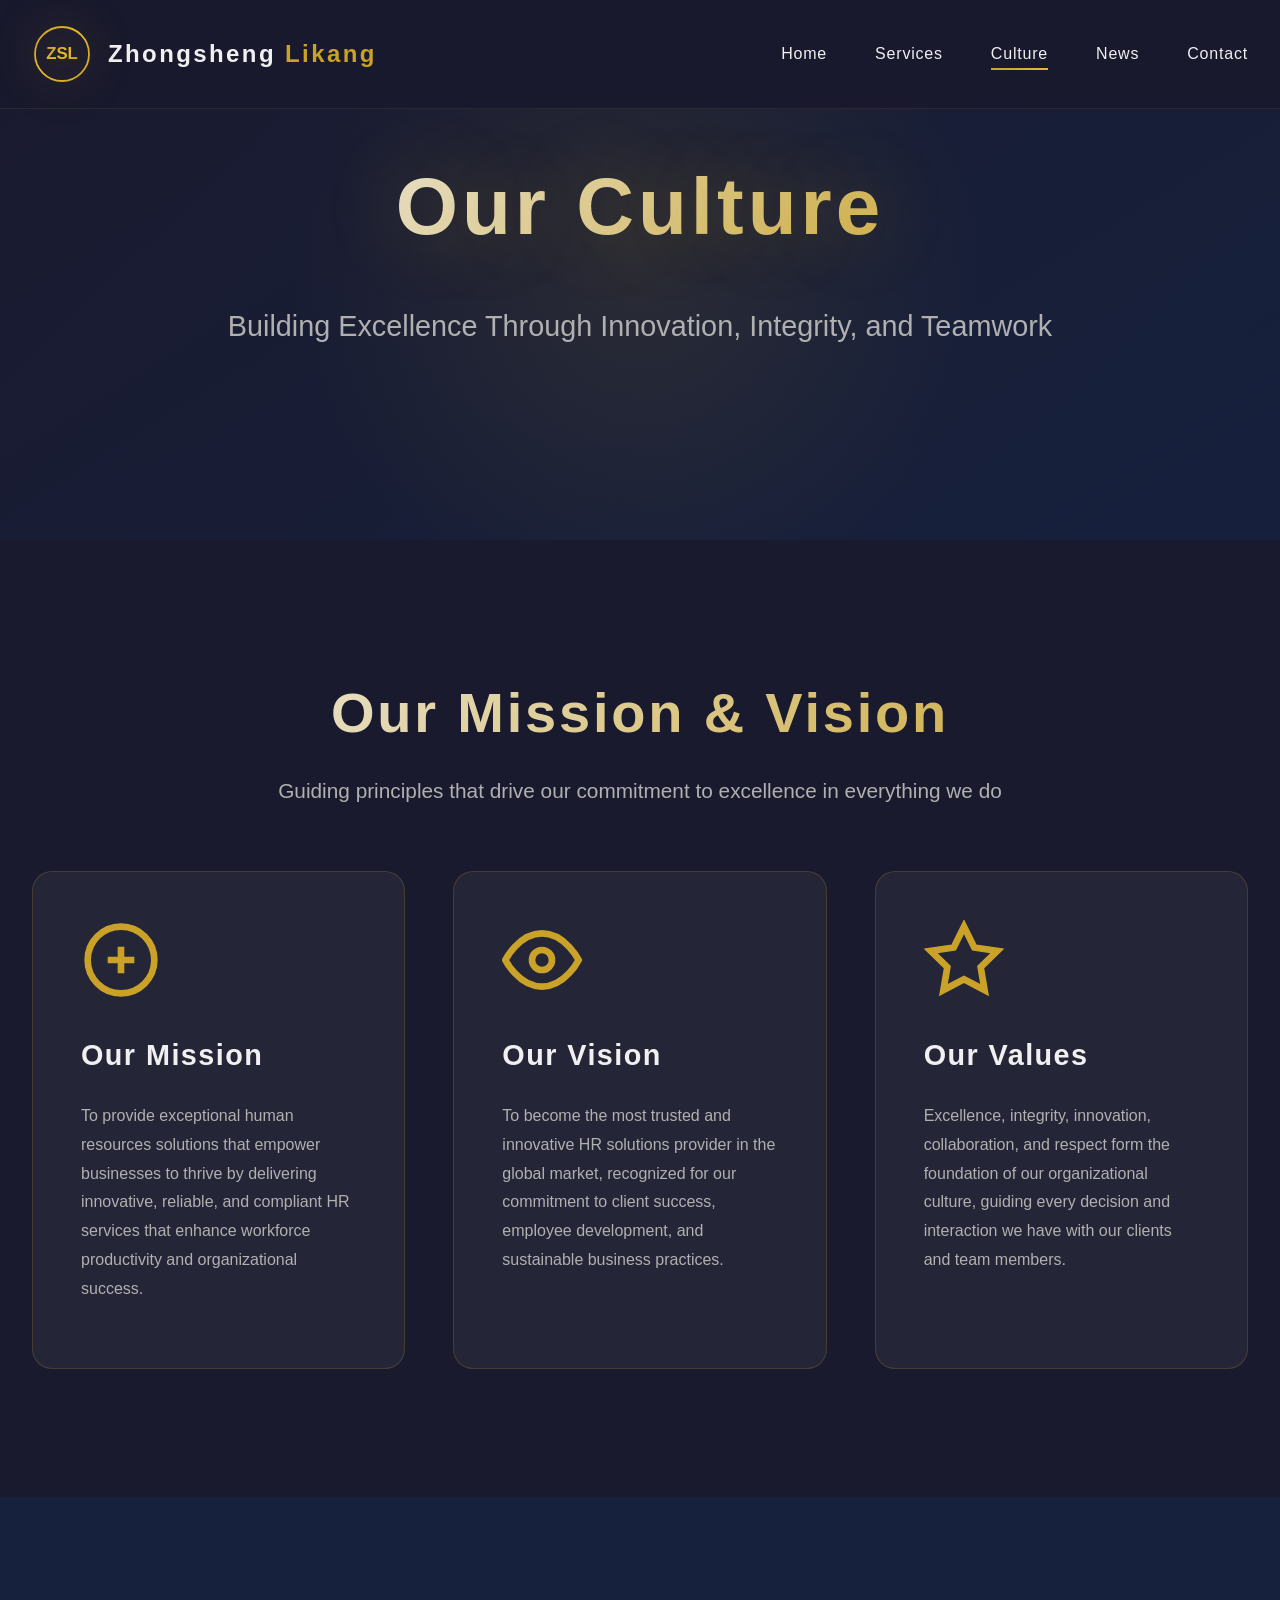
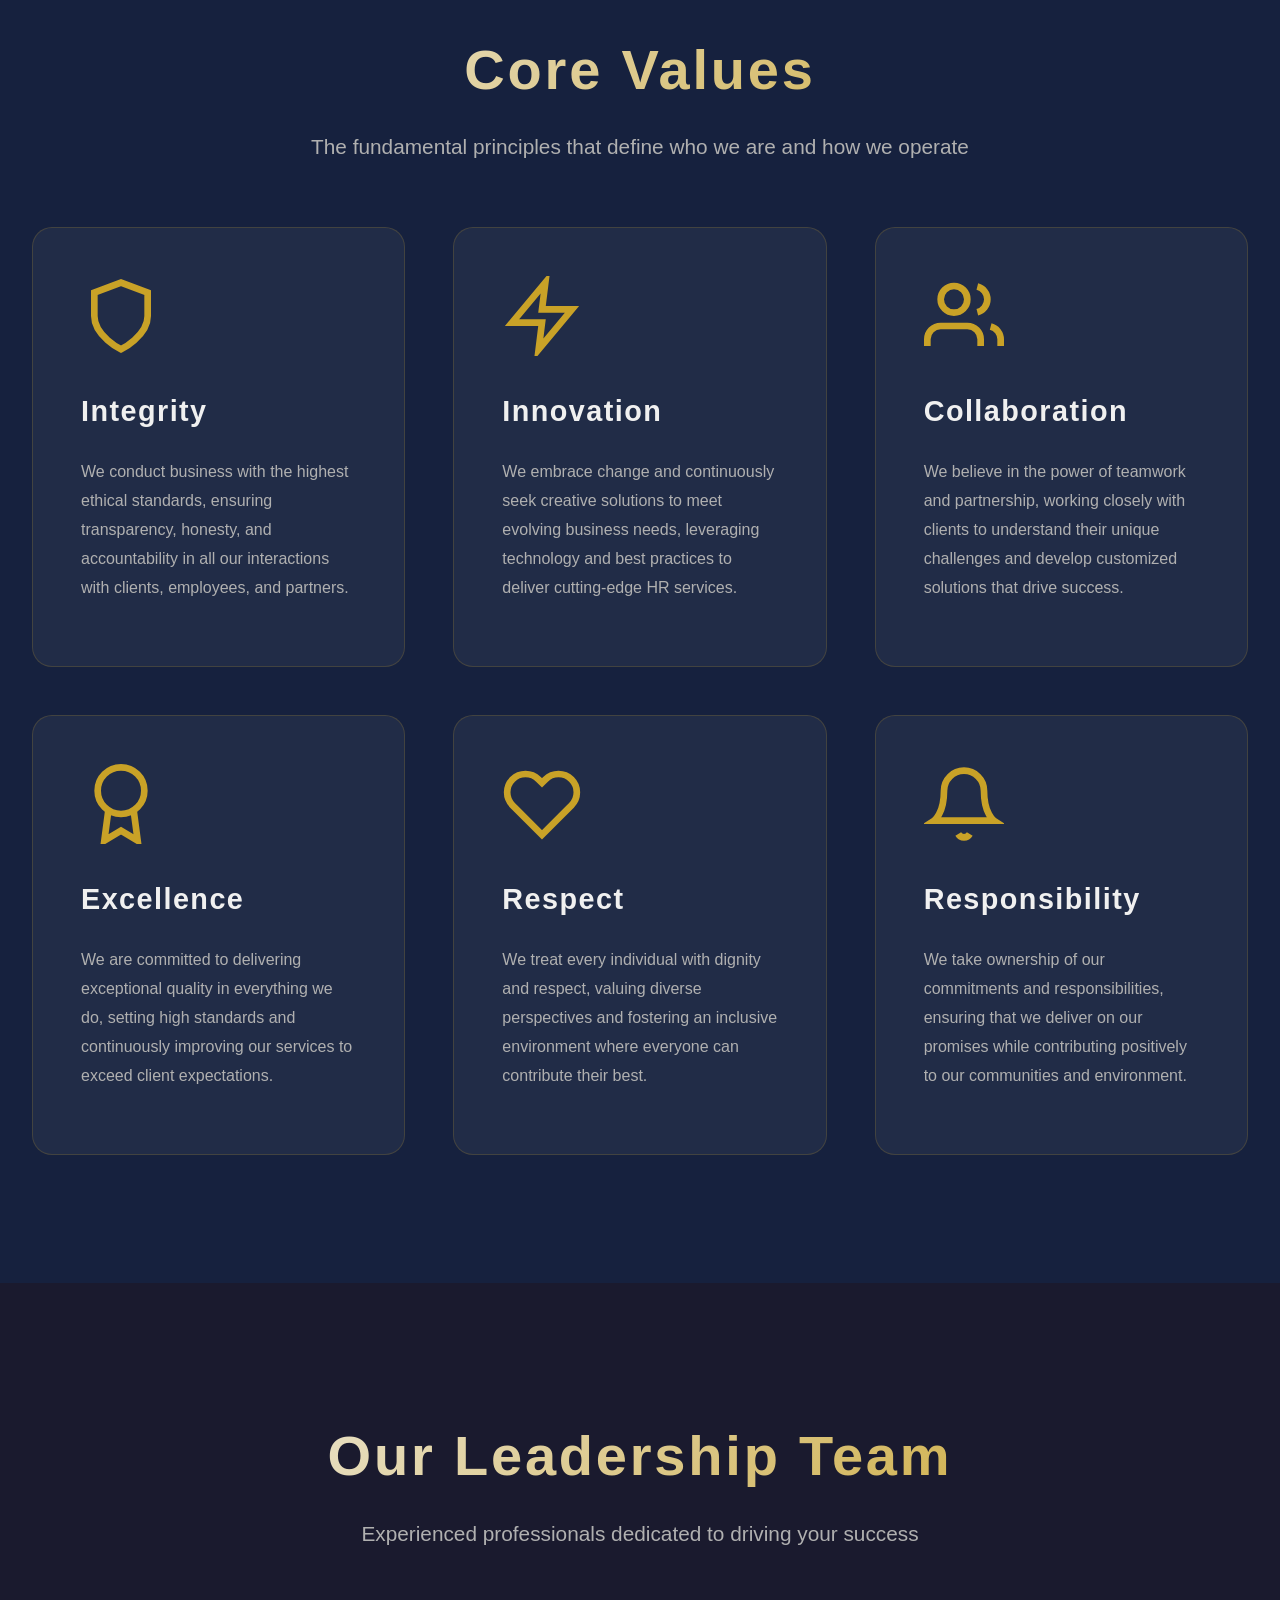
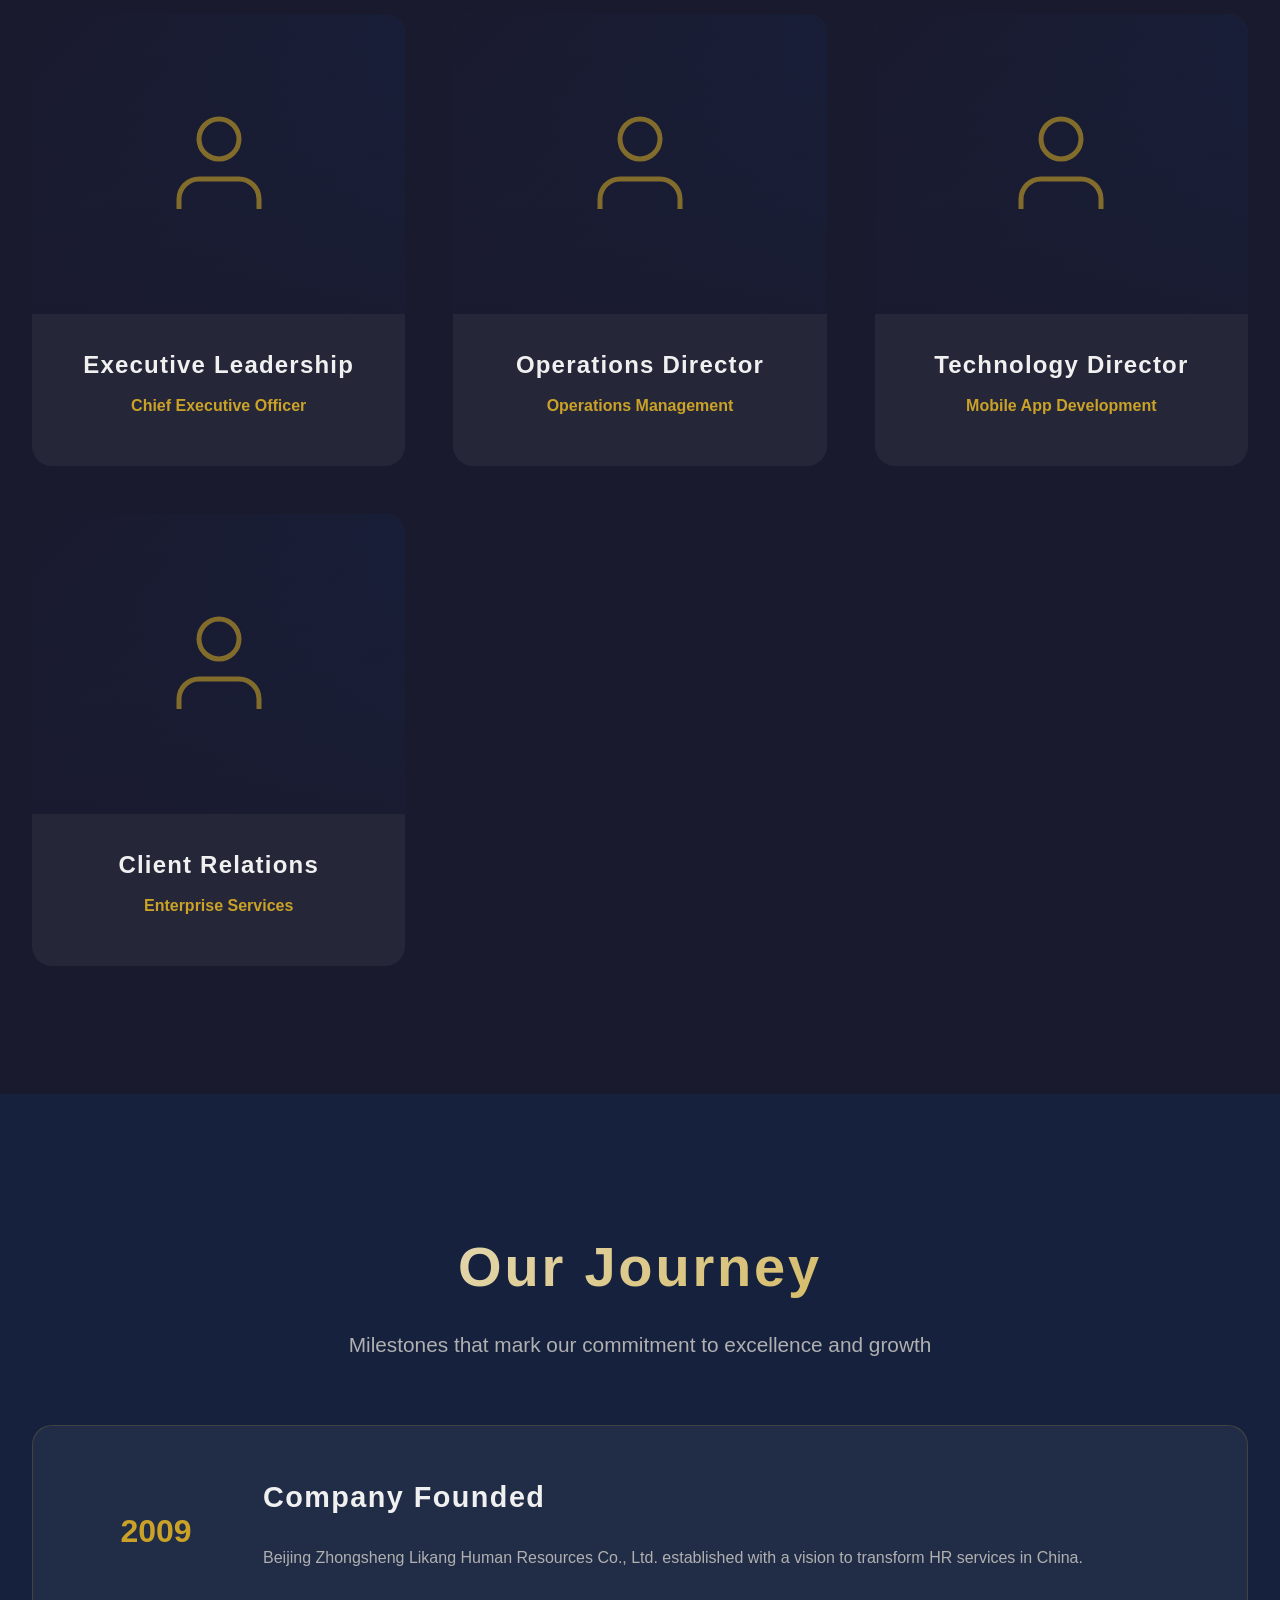
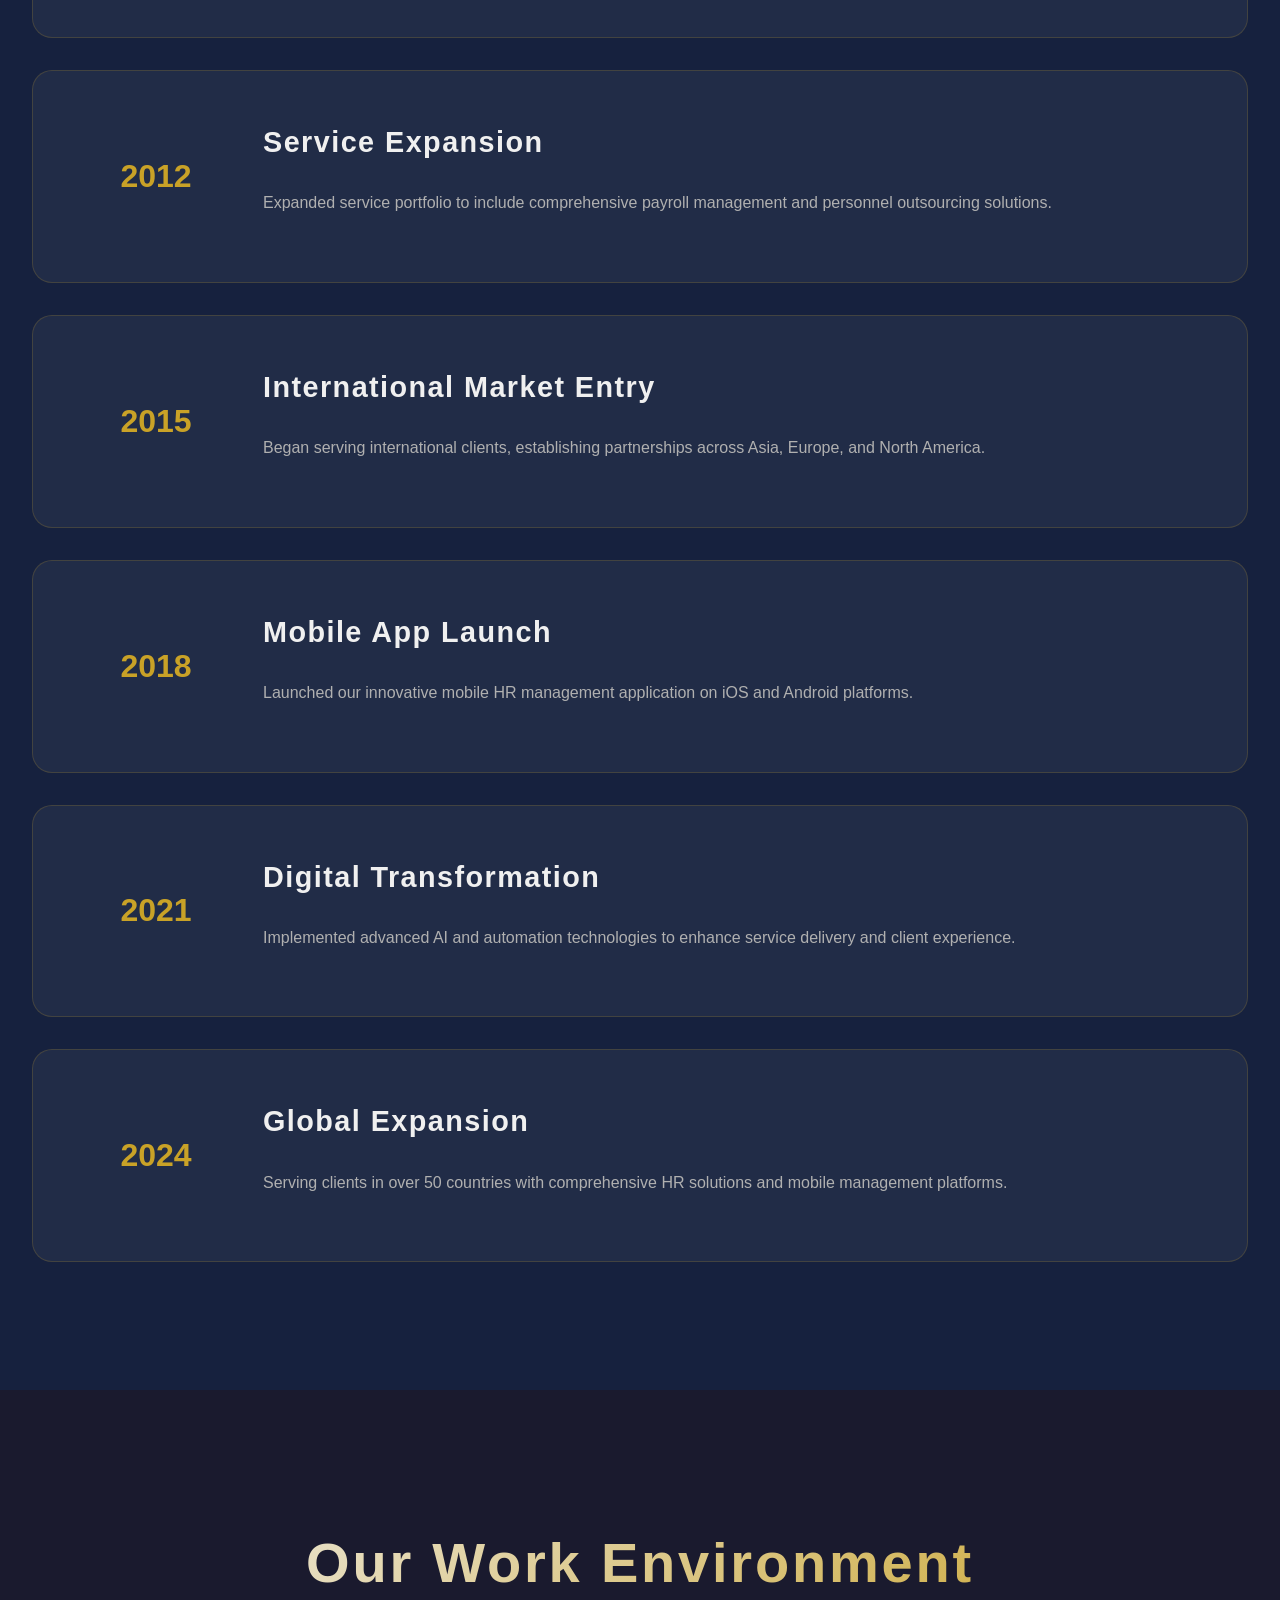
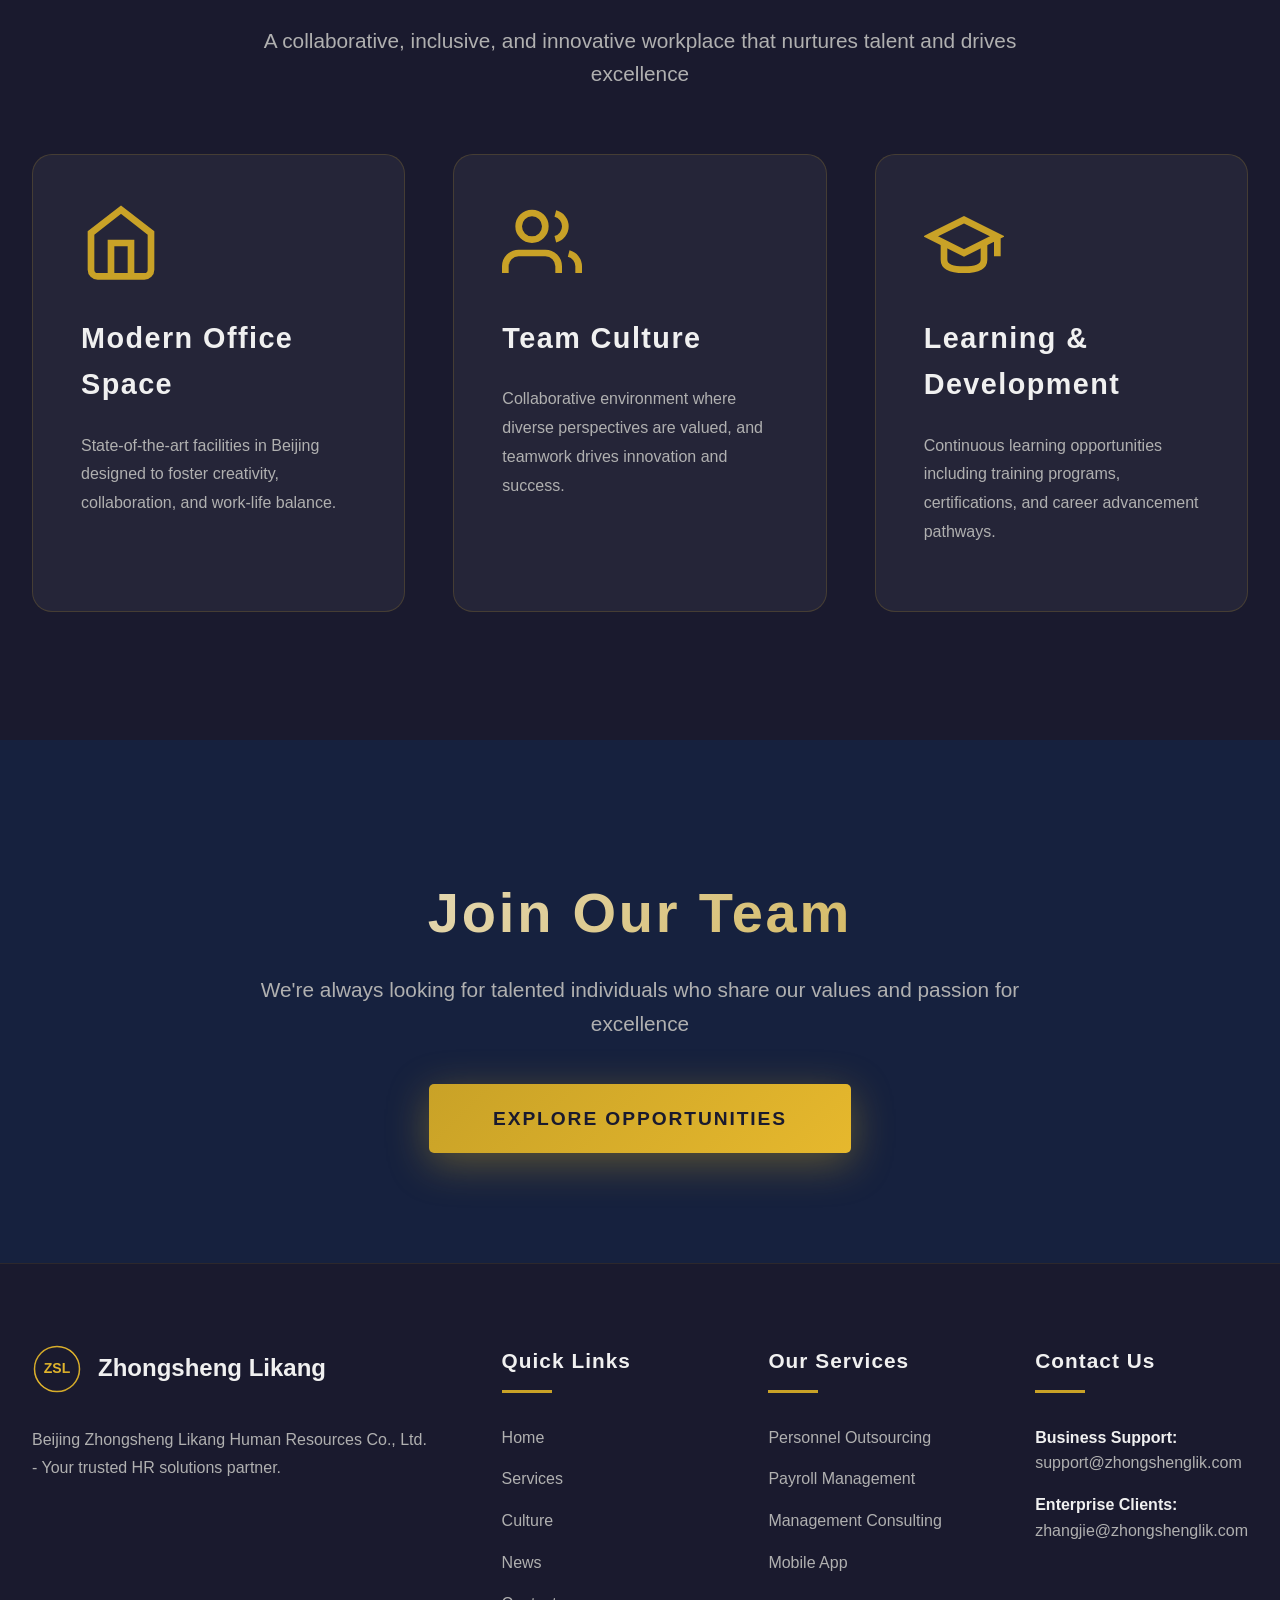
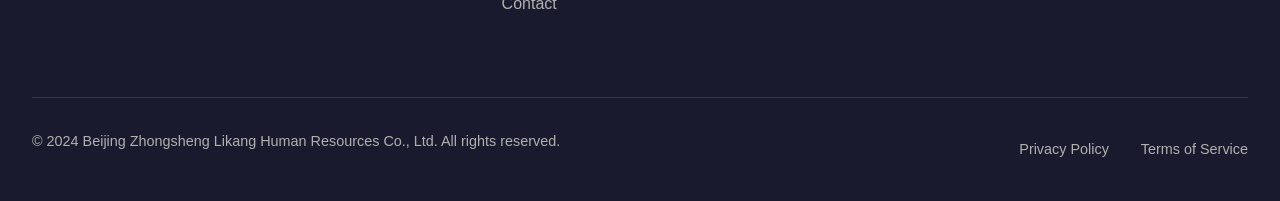
<file: culture.html>
<!DOCTYPE html>
<html lang="en">
<head>
    <meta charset="UTF-8">
    <meta name="viewport" content="width=device-width, initial-scale=1.0">
    <title>Corporate Culture - Beijing Zhongsheng Likang Human Resources Co., Ltd.</title>
    <meta name="description" content="Discover Zhongsheng Likang's corporate culture, values, mission, and vision. Learn about our commitment to excellence, innovation, and employee development.">
    <meta name="keywords" content="corporate culture, company values, HR company culture, employee development, workplace values, Beijing HR company">
    <meta name="author" content="Beijing Zhongsheng Likang Human Resources Co., Ltd.">
    <meta name="robots" content="index, follow">
    <meta name="googlebot" content="index, follow">
    
    <meta property="og:type" content="website">
    <meta property="og:url" content="https://zhongshenglik.com/culture.html">
    <meta property="og:title" content="Corporate Culture - Zhongsheng Likang">
    <meta property="og:description" content="Discover Zhongsheng Likang's corporate culture, values, and commitment to excellence.">
    <meta property="og:locale" content="en_US">
    
    <link rel="canonical" href="https://zhongshenglik.com/culture.html">
    <link rel="icon" type="image/svg+xml" href="images/logo.svg">
    
    <link rel="stylesheet" href="css/style.css">
</head>
<body>
    <div class="loader">
        <div class="loader-content">
            <div class="loader-spinner"></div>
            <div class="loader-text">Zhongsheng Likang</div>
        </div>
    </div>

    <nav class="navbar">
        <div class="nav-container">
            <a href="index.html" class="logo" aria-label="Zhongsheng Likang Home">
                <svg viewBox="0 0 100 100" width="60" height="60">
                    <defs>
                        <linearGradient id="logoGradient" x1="0%" y1="0%" x2="100%" y2="100%">
                            <stop offset="0%" style="stop-color:#c9a227"/>
                            <stop offset="50%" style="stop-color:#e6b82d"/>
                            <stop offset="100%" style="stop-color:#c9a227"/>
                        </linearGradient>
                    </defs>
                    <circle cx="50" cy="50" r="45" fill="none" stroke="url(#logoGradient)" stroke-width="3"/>
                    <text x="50" y="58" font-family="Arial" font-size="28" font-weight="bold" fill="url(#logoGradient)" text-anchor="middle">ZSL</text>
                </svg>
                <span class="logo-text">Zhongsheng <span>Likang</span></span>
            </a>
            
            <ul class="nav-links">
                <li><a href="index.html">Home</a></li>
                <li><a href="services.html">Services</a></li>
                <li><a href="culture.html" class="active">Culture</a></li>
                <li><a href="news.html">News</a></li>
                <li><a href="contact.html">Contact</a></li>
            </ul>
            
            <div class="nav-toggle" aria-label="Toggle navigation menu" role="button" tabindex="0">
                <span></span>
                <span></span>
                <span></span>
            </div>
        </div>
    </nav>

    <header class="hero" style="height: 60vh; min-height: 400px;">
        <div class="hero-background"></div>
        <div class="hero-overlay"></div>
        
        <div class="hero-content">
            <h1 class="hero-title">Our Culture</h1>
            <p class="hero-subtitle">Building Excellence Through Innovation, Integrity, and Teamwork</p>
        </div>
    </header>

    <!-- Mission & Vision Section -->
    <section class="section">
        <div class="container">
            <div class="section-title fade-in">
                <h2>Our Mission & Vision</h2>
                <p>Guiding principles that drive our commitment to excellence in everything we do</p>
            </div>
            
            <div class="services-grid">
                <article class="service-card fade-in">
                    <div class="service-icon">
                        <svg viewBox="0 0 24 24" fill="none" stroke="currentColor" stroke-width="2">
                            <circle cx="12" cy="12" r="10"/>
                            <line x1="12" y1="8" x2="12" y2="16"/>
                            <line x1="8" y1="12" x2="16" y2="12"/>
                        </svg>
                    </div>
                    <h3>Our Mission</h3>
                    <p>To provide exceptional human resources solutions that empower businesses to thrive by delivering innovative, reliable, and compliant HR services that enhance workforce productivity and organizational success.</p>
                </article>
                
                <article class="service-card fade-in">
                    <div class="service-icon">
                        <svg viewBox="0 0 24 24" fill="none" stroke="currentColor" stroke-width="2">
                            <path d="M1 12s4-8 11-8 11 8 11 8-4 8-11 8-11-8-11-8z"/>
                            <circle cx="12" cy="12" r="3"/>
                        </svg>
                    </div>
                    <h3>Our Vision</h3>
                    <p>To become the most trusted and innovative HR solutions provider in the global market, recognized for our commitment to client success, employee development, and sustainable business practices.</p>
                </article>
                
                <article class="service-card fade-in">
                    <div class="service-icon">
                        <svg viewBox="0 0 24 24" fill="none" stroke="currentColor" stroke-width="2">
                            <polygon points="12 2 15.09 8.26 22 9.27 17 14.14 18.18 21.02 12 17.77 5.82 21.02 7 14.14 2 9.27 8.91 8.26 12 2"/>
                        </svg>
                    </div>
                    <h3>Our Values</h3>
                    <p>Excellence, integrity, innovation, collaboration, and respect form the foundation of our organizational culture, guiding every decision and interaction we have with our clients and team members.</p>
                </article>
            </div>
        </div>
    </section>

    <!-- Core Values Section -->
    <section class="section section-dark">
        <div class="container">
            <div class="section-title fade-in">
                <h2>Core Values</h2>
                <p>The fundamental principles that define who we are and how we operate</p>
            </div>
            
            <div class="services-grid">
                <article class="service-card fade-in">
                    <div class="service-icon">
                        <svg viewBox="0 0 24 24" fill="none" stroke="currentColor" stroke-width="2">
                            <path d="M12 22s8-4 8-10V5l-8-3-8 3v7c0 6 8 10 8 10z"/>
                        </svg>
                    </div>
                    <h3>Integrity</h3>
                    <p>We conduct business with the highest ethical standards, ensuring transparency, honesty, and accountability in all our interactions with clients, employees, and partners.</p>
                </article>
                
                <article class="service-card fade-in">
                    <div class="service-icon">
                        <svg viewBox="0 0 24 24" fill="none" stroke="currentColor" stroke-width="2">
                            <polygon points="13 2 3 14 12 14 11 22 21 10 12 10 13 2"/>
                        </svg>
                    </div>
                    <h3>Innovation</h3>
                    <p>We embrace change and continuously seek creative solutions to meet evolving business needs, leveraging technology and best practices to deliver cutting-edge HR services.</p>
                </article>
                
                <article class="service-card fade-in">
                    <div class="service-icon">
                        <svg viewBox="0 0 24 24" fill="none" stroke="currentColor" stroke-width="2">
                            <path d="M17 21v-2a4 4 0 0 0-4-4H5a4 4 0 0 0-4 4v2"/>
                            <circle cx="9" cy="7" r="4"/>
                            <path d="M23 21v-2a4 4 0 0 0-3-3.87"/>
                            <path d="M16 3.13a4 4 0 0 1 0 7.75"/>
                        </svg>
                    </div>
                    <h3>Collaboration</h3>
                    <p>We believe in the power of teamwork and partnership, working closely with clients to understand their unique challenges and develop customized solutions that drive success.</p>
                </article>
                
                <article class="service-card fade-in">
                    <div class="service-icon">
                        <svg viewBox="0 0 24 24" fill="none" stroke="currentColor" stroke-width="2">
                            <circle cx="12" cy="8" r="7"/>
                            <polyline points="8.21 13.89 7 23 12 20 17 23 15.79 13.88"/>
                        </svg>
                    </div>
                    <h3>Excellence</h3>
                    <p>We are committed to delivering exceptional quality in everything we do, setting high standards and continuously improving our services to exceed client expectations.</p>
                </article>
                
                <article class="service-card fade-in">
                    <div class="service-icon">
                        <svg viewBox="0 0 24 24" fill="none" stroke="currentColor" stroke-width="2">
                            <path d="M20.84 4.61a5.5 5.5 0 0 0-7.78 0L12 5.67l-1.06-1.06a5.5 5.5 0 0 0-7.78 7.78l1.06 1.06L12 21.23l7.78-7.78 1.06-1.06a5.5 5.5 0 0 0 0-7.78z"/>
                        </svg>
                    </div>
                    <h3>Respect</h3>
                    <p>We treat every individual with dignity and respect, valuing diverse perspectives and fostering an inclusive environment where everyone can contribute their best.</p>
                </article>
                
                <article class="service-card fade-in">
                    <div class="service-icon">
                        <svg viewBox="0 0 24 24" fill="none" stroke="currentColor" stroke-width="2">
                            <path d="M18 8A6 6 0 0 0 6 8c0 7-3 9-3 9h18s-3-2-3-9"/>
                            <path d="M13.73 21a2 2 0 0 1-3.46 0"/>
                        </svg>
                    </div>
                    <h3>Responsibility</h3>
                    <p>We take ownership of our commitments and responsibilities, ensuring that we deliver on our promises while contributing positively to our communities and environment.</p>
                </article>
            </div>
        </div>
    </section>

    <!-- Team Section -->
    <section class="section">
        <div class="container">
            <div class="section-title fade-in">
                <h2>Our Leadership Team</h2>
                <p>Experienced professionals dedicated to driving your success</p>
            </div>
            
            <div class="team-grid">
                <article class="team-card fade-in">
                    <div class="team-image">
                        <svg viewBox="0 0 24 24" fill="none" stroke="currentColor" stroke-width="1">
                            <path d="M20 21v-2a4 4 0 0 0-4-4H8a4 4 0 0 0-4 4v2"/>
                            <circle cx="12" cy="7" r="4"/>
                        </svg>
                    </div>
                    <div class="team-info">
                        <h4>Executive Leadership</h4>
                        <p>Chief Executive Officer</p>
                    </div>
                </article>
                
                <article class="team-card fade-in">
                    <div class="team-image">
                        <svg viewBox="0 0 24 24" fill="none" stroke="currentColor" stroke-width="1">
                            <path d="M20 21v-2a4 4 0 0 0-4-4H8a4 4 0 0 0-4 4v2"/>
                            <circle cx="12" cy="7" r="4"/>
                        </svg>
                    </div>
                    <div class="team-info">
                        <h4>Operations Director</h4>
                        <p>Operations Management</p>
                    </div>
                </article>
                
                <article class="team-card fade-in">
                    <div class="team-image">
                        <svg viewBox="0 0 24 24" fill="none" stroke="currentColor" stroke-width="1">
                            <path d="M20 21v-2a4 4 0 0 0-4-4H8a4 4 0 0 0-4 4v2"/>
                            <circle cx="12" cy="7" r="4"/>
                        </svg>
                    </div>
                    <div class="team-info">
                        <h4>Technology Director</h4>
                        <p>Mobile App Development</p>
                    </div>
                </article>
                
                <article class="team-card fade-in">
                    <div class="team-image">
                        <svg viewBox="0 0 24 24" fill="none" stroke="currentColor" stroke-width="1">
                            <path d="M20 21v-2a4 4 0 0 0-4-4H8a4 4 0 0 0-4 4v2"/>
                            <circle cx="12" cy="7" r="4"/>
                        </svg>
                    </div>
                    <div class="team-info">
                        <h4>Client Relations</h4>
                        <p>Enterprise Services</p>
                    </div>
                </article>
            </div>
        </div>
    </section>

    <!-- Company Milestones Section -->
    <section class="section section-dark">
        <div class="container">
            <div class="section-title fade-in">
                <h2>Our Journey</h2>
                <p>Milestones that mark our commitment to excellence and growth</p>
            </div>
            
            <div style="display: grid; gap: 2rem; margin-top: 4rem;">
                <div class="service-card fade-in" style="display: grid; grid-template-columns: 150px 1fr; gap: 2rem; align-items: center;">
                    <div style="text-align: center;">
                        <span style="font-size: 2rem; font-weight: 700; color: var(--accent-color);">2009</span>
                    </div>
                    <div>
                        <h3>Company Founded</h3>
                        <p>Beijing Zhongsheng Likang Human Resources Co., Ltd. established with a vision to transform HR services in China.</p>
                    </div>
                </div>
                
                <div class="service-card fade-in" style="display: grid; grid-template-columns: 150px 1fr; gap: 2rem; align-items: center;">
                    <div style="text-align: center;">
                        <span style="font-size: 2rem; font-weight: 700; color: var(--accent-color);">2012</span>
                    </div>
                    <div>
                        <h3>Service Expansion</h3>
                        <p>Expanded service portfolio to include comprehensive payroll management and personnel outsourcing solutions.</p>
                    </div>
                </div>
                
                <div class="service-card fade-in" style="display: grid; grid-template-columns: 150px 1fr; gap: 2rem; align-items: center;">
                    <div style="text-align: center;">
                        <span style="font-size: 2rem; font-weight: 700; color: var(--accent-color);">2015</span>
                    </div>
                    <div>
                        <h3>International Market Entry</h3>
                        <p>Began serving international clients, establishing partnerships across Asia, Europe, and North America.</p>
                    </div>
                </div>
                
                <div class="service-card fade-in" style="display: grid; grid-template-columns: 150px 1fr; gap: 2rem; align-items: center;">
                    <div style="text-align: center;">
                        <span style="font-size: 2rem; font-weight: 700; color: var(--accent-color);">2018</span>
                    </div>
                    <div>
                        <h3>Mobile App Launch</h3>
                        <p>Launched our innovative mobile HR management application on iOS and Android platforms.</p>
                    </div>
                </div>
                
                <div class="service-card fade-in" style="display: grid; grid-template-columns: 150px 1fr; gap: 2rem; align-items: center;">
                    <div style="text-align: center;">
                        <span style="font-size: 2rem; font-weight: 700; color: var(--accent-color);">2021</span>
                    </div>
                    <div>
                        <h3>Digital Transformation</h3>
                        <p>Implemented advanced AI and automation technologies to enhance service delivery and client experience.</p>
                    </div>
                </div>
                
                <div class="service-card fade-in" style="display: grid; grid-template-columns: 150px 1fr; gap: 2rem; align-items: center;">
                    <div style="text-align: center;">
                        <span style="font-size: 2rem; font-weight: 700; color: var(--accent-color);">2024</span>
                    </div>
                    <div>
                        <h3>Global Expansion</h3>
                        <p>Serving clients in over 50 countries with comprehensive HR solutions and mobile management platforms.</p>
                    </div>
                </div>
            </div>
        </div>
    </section>

    <!-- Work Environment Section -->
    <section class="section">
        <div class="container">
            <div class="section-title fade-in">
                <h2>Our Work Environment</h2>
                <p>A collaborative, inclusive, and innovative workplace that nurtures talent and drives excellence</p>
            </div>
            
            <div class="services-grid">
                <article class="service-card fade-in">
                    <div class="service-icon">
                        <svg viewBox="0 0 24 24" fill="none" stroke="currentColor" stroke-width="2">
                            <path d="M3 9l9-7 9 7v11a2 2 0 0 1-2 2H5a2 2 0 0 1-2-2z"/>
                            <polyline points="9 22 9 12 15 12 15 22"/>
                        </svg>
                    </div>
                    <h3>Modern Office Space</h3>
                    <p>State-of-the-art facilities in Beijing designed to foster creativity, collaboration, and work-life balance.</p>
                </article>
                
                <article class="service-card fade-in">
                    <div class="service-icon">
                        <svg viewBox="0 0 24 24" fill="none" stroke="currentColor" stroke-width="2">
                            <path d="M17 21v-2a4 4 0 0 0-4-4H5a4 4 0 0 0-4 4v2"/>
                            <circle cx="9" cy="7" r="4"/>
                            <path d="M23 21v-2a4 4 0 0 0-3-3.87"/>
                            <path d="M16 3.13a4 4 0 0 1 0 7.75"/>
                        </svg>
                    </div>
                    <h3>Team Culture</h3>
                    <p>Collaborative environment where diverse perspectives are valued, and teamwork drives innovation and success.</p>
                </article>
                
                <article class="service-card fade-in">
                    <div class="service-icon">
                        <svg viewBox="0 0 24 24" fill="none" stroke="currentColor" stroke-width="2">
                            <path d="M22 10v6M2 10l10-5 10 5-10 5z"/>
                            <path d="M6 12v5c0 2 2 3 6 3s6-1 6-3v-5"/>
                        </svg>
                    </div>
                    <h3>Learning & Development</h3>
                    <p>Continuous learning opportunities including training programs, certifications, and career advancement pathways.</p>
                </article>
            </div>
        </div>
    </section>

    <!-- CTA Section -->
    <section class="section section-dark">
        <div class="container">
            <div class="section-title fade-in">
                <h2>Join Our Team</h2>
                <p>We're always looking for talented individuals who share our values and passion for excellence</p>
            </div>
            
            <div style="text-align: center; margin-top: 3rem;">
                <a href="contact.html" class="btn btn-primary" style="padding: 1.5rem 4rem; font-size: 1.2rem;">Explore Opportunities</a>
            </div>
        </div>
    </section>

    <footer class="footer">
        <div class="container">
            <div class="footer-grid">
                <div class="footer-brand">
                    <div class="footer-logo">
                        <svg viewBox="0 0 100 100" width="50" height="50">
                            <defs>
                                <linearGradient id="footerLogoGradient" x1="0%" y1="0%" x2="100%" y2="100%">
                                    <stop offset="0%" style="stop-color:#c9a227"/>
                                    <stop offset="50%" style="stop-color:#e6b82d"/>
                                    <stop offset="100%" style="stop-color:#c9a227"/>
                                </linearGradient>
                            </defs>
                            <circle cx="50" cy="50" r="45" fill="none" stroke="url(#footerLogoGradient)" stroke-width="3"/>
                            <text x="50" y="58" font-family="Arial" font-size="28" font-weight="bold" fill="url(#footerLogoGradient)" text-anchor="middle">ZSL</text>
                        </svg>
                        <span>Zhongsheng <span>Likang</span></span>
                    </div>
                    <p class="footer-description">Beijing Zhongsheng Likang Human Resources Co., Ltd. - Your trusted HR solutions partner.</p>
                </div>
                
                <div class="footer-section">
                    <h4>Quick Links</h4>
                    <ul class="footer-links">
                        <li><a href="index.html">Home</a></li>
                        <li><a href="services.html">Services</a></li>
                        <li><a href="culture.html">Culture</a></li>
                        <li><a href="news.html">News</a></li>
                        <li><a href="contact.html">Contact</a></li>
                    </ul>
                </div>
                
                <div class="footer-section">
                    <h4>Our Services</h4>
                    <ul class="footer-links">
                        <li><a href="services.html#outsourcing">Personnel Outsourcing</a></li>
                        <li><a href="services.html#payroll">Payroll Management</a></li>
                        <li><a href="services.html#consulting">Management Consulting</a></li>
                        <li><a href="services.html#app">Mobile App</a></li>
                    </ul>
                </div>
                
                <div class="footer-section">
                    <h4>Contact Us</h4>
                    <ul class="footer-links">
                        <li>
                            <strong>Business Support:</strong><br>
                            <a href="mailto:support@zhongshenglik.com">support@zhongshenglik.com</a>
                        </li>
                        <li>
                            <strong>Enterprise Clients:</strong><br>
                            <a href="mailto:zhangjie@zhongshenglik.com">zhangjie@zhongshenglik.com</a>
                        </li>
                    </ul>
                </div>
            </div>
            
            <div class="footer-bottom">
                <p class="footer-copyright">© 2024 Beijing Zhongsheng Likang Human Resources Co., Ltd. All rights reserved.</p>
                <div class="footer-legal">
                    <a href="privacy.html">Privacy Policy</a>
                    <a href="terms.html">Terms of Service</a>
                </div>
            </div>
        </div>
    </footer>

    <button class="scroll-top" aria-label="Scroll to top">
        <svg viewBox="0 0 24 24" fill="none" stroke="currentColor" stroke-width="2">
            <polyline points="18 15 12 9 6 15"/>
        </svg>
    </button>

    <script src="js/main.js"></script>
</body>
</html>
</file>
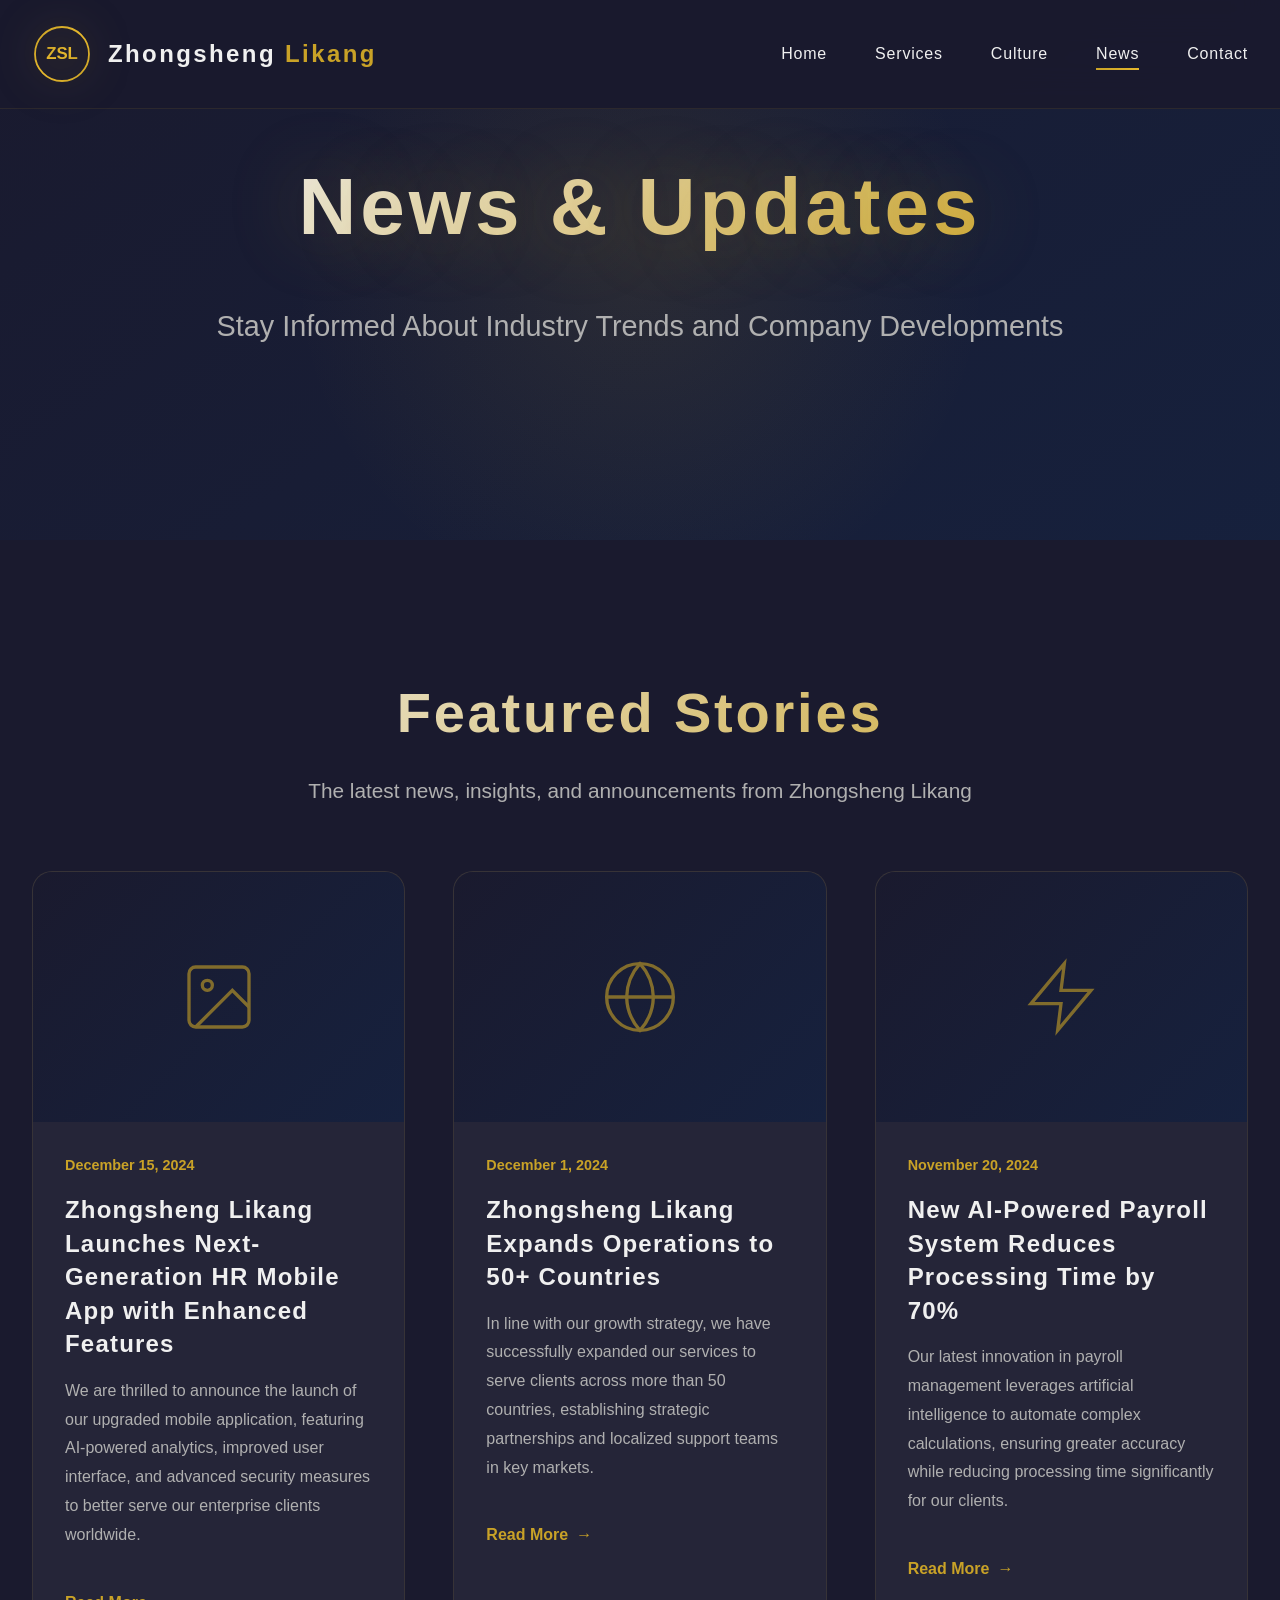
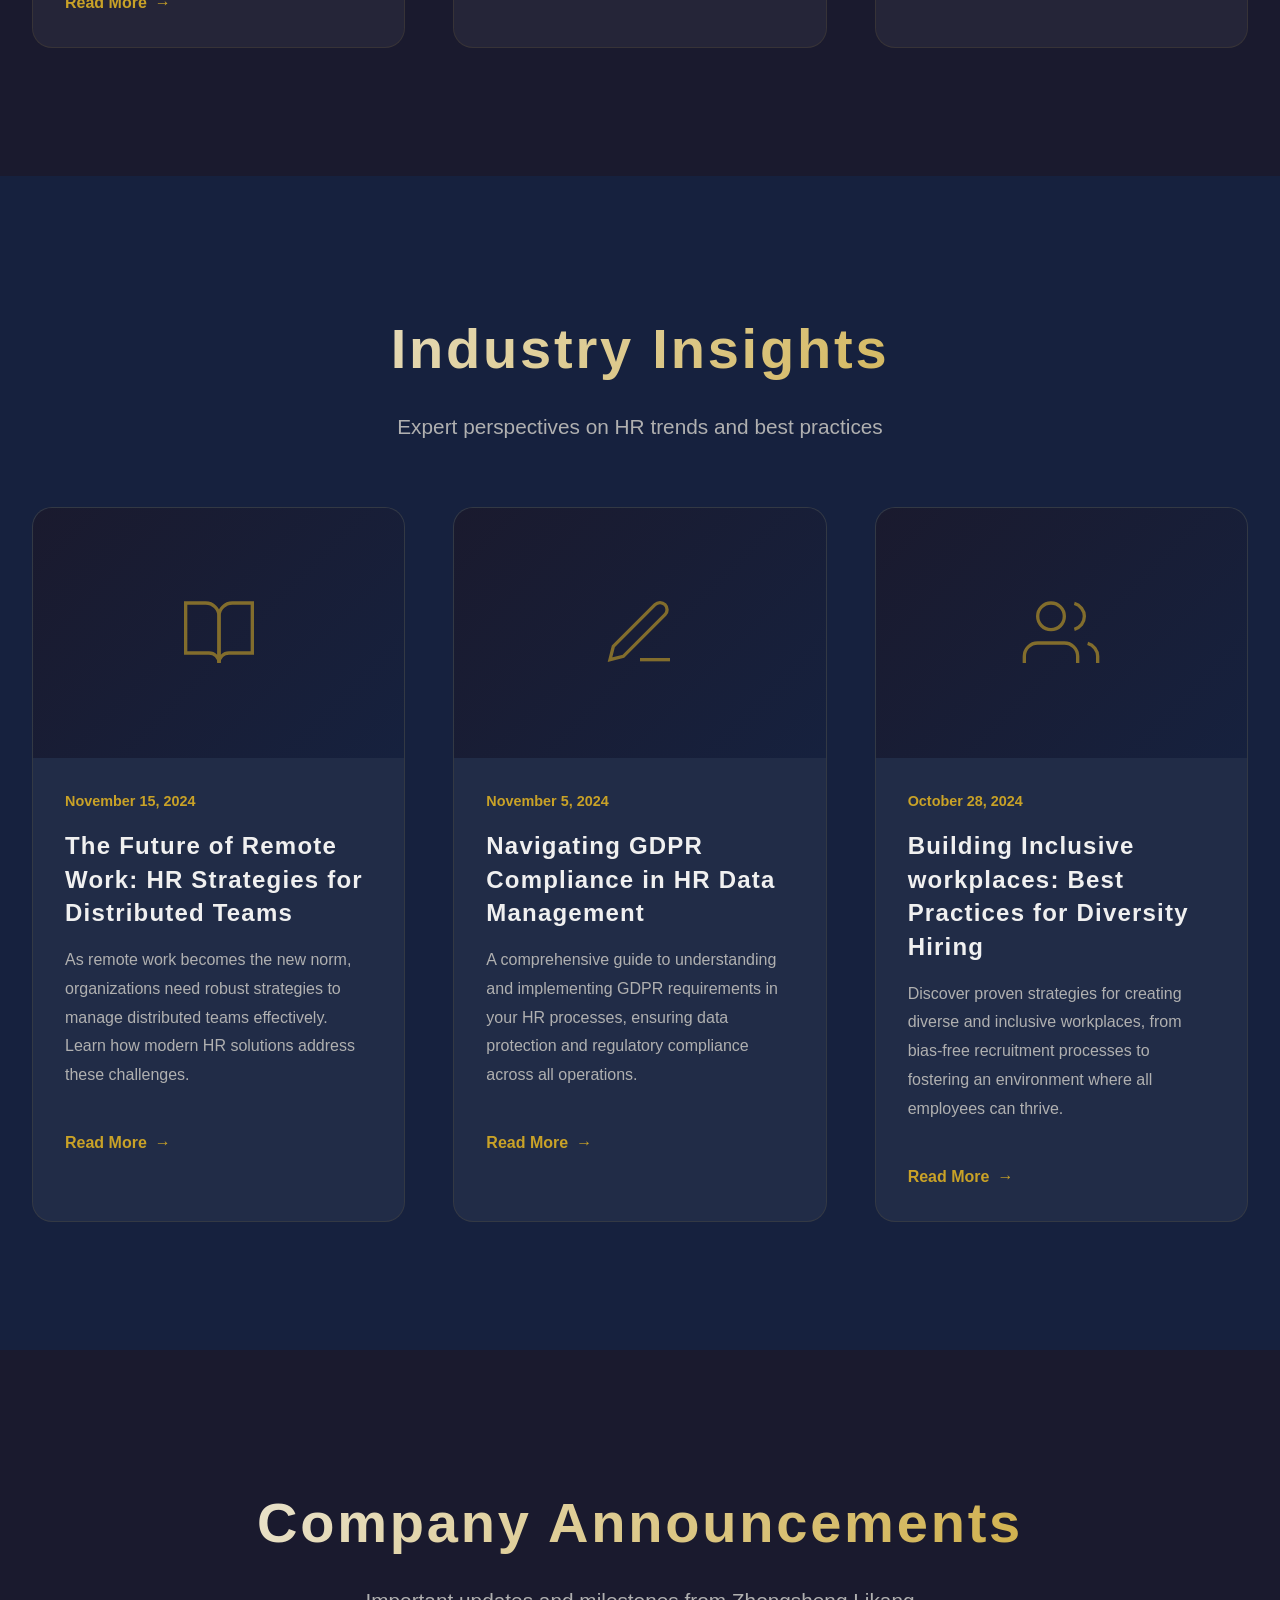
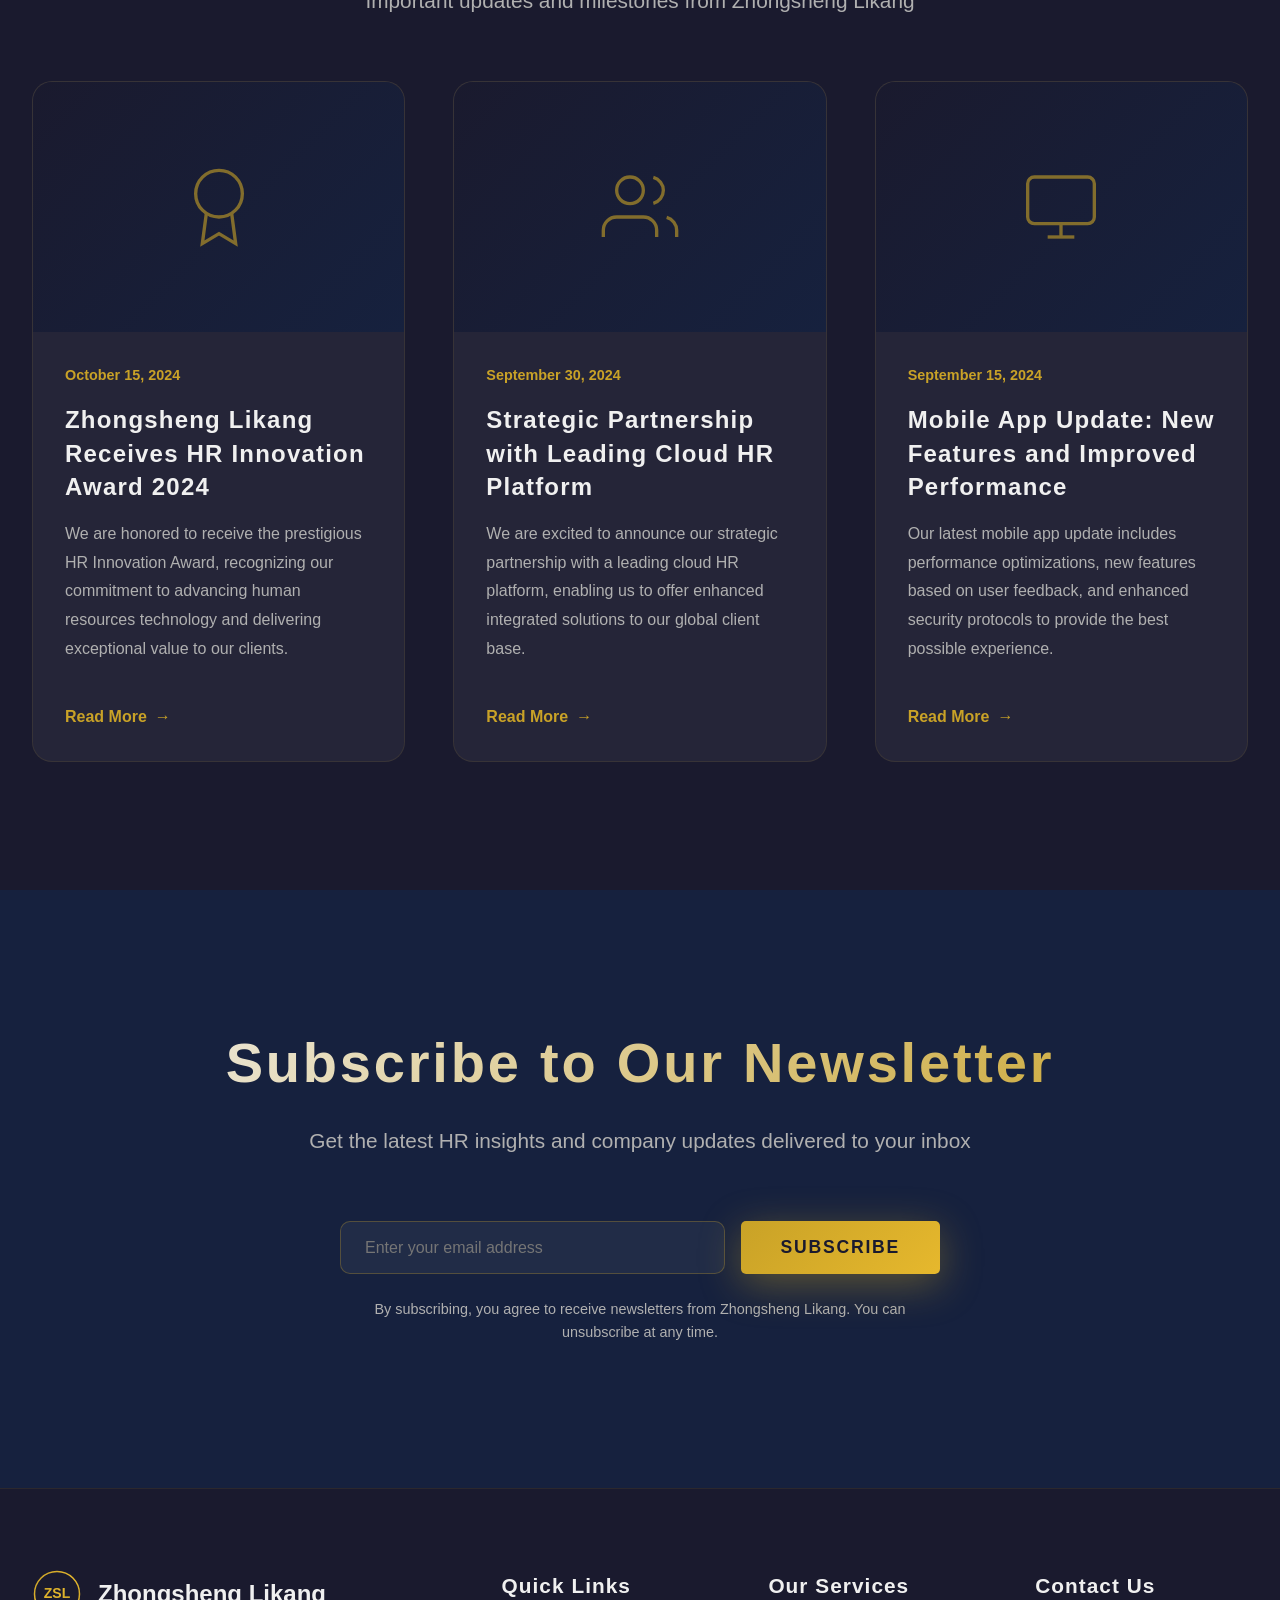
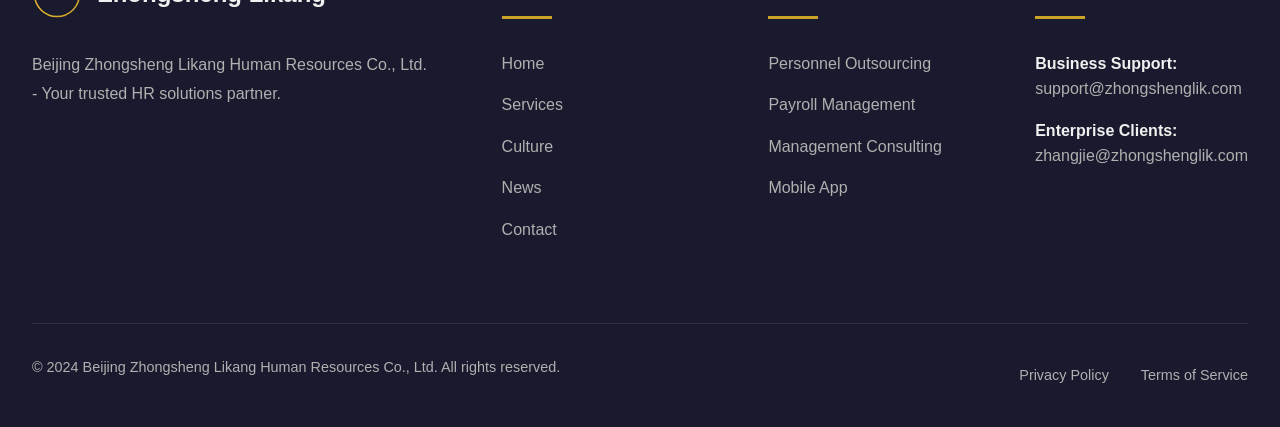
<file: news.html>
<!DOCTYPE html>
<html lang="en">
<head>
    <meta charset="UTF-8">
    <meta name="viewport" content="width=device-width, initial-scale=1.0">
    <title>News & Updates - Beijing Zhongsheng Likang Human Resources Co., Ltd.</title>
    <meta name="description" content="Stay updated with the latest news, industry insights, and company announcements from Zhongsheng Likang - your trusted HR solutions partner.">
    <meta name="keywords" content="HR news, HR industry updates, company news, HR insights, Zhongsheng Likang announcements">
    <meta name="author" content="Beijing Zhongsheng Likang Human Resources Co., Ltd.">
    <meta name="robots" content="index, follow">
    
    <meta property="og:type" content="website">
    <meta property="og:url" content="https://zhongshenglik.com/news.html">
    <meta property="og:title" content="News & Updates - Zhongsheng Likang">
    <meta property="og:description" content="Stay updated with the latest news and insights from Zhongsheng Likang.">
    <meta property="og:locale" content="en_US">
    
    <link rel="canonical" href="https://zhongshenglik.com/news.html">
    <link rel="icon" type="image/svg+xml" href="images/logo.svg">
    
    <link rel="stylesheet" href="css/style.css">
</head>
<body>
    <div class="loader">
        <div class="loader-content">
            <div class="loader-spinner"></div>
            <div class="loader-text">Zhongsheng Likang</div>
        </div>
    </div>

    <nav class="navbar">
        <div class="nav-container">
            <a href="index.html" class="logo" aria-label="Zhongsheng Likang Home">
                <svg viewBox="0 0 100 100" width="60" height="60">
                    <defs>
                        <linearGradient id="logoGradient" x1="0%" y1="0%" x2="100%" y2="100%">
                            <stop offset="0%" style="stop-color:#c9a227"/>
                            <stop offset="50%" style="stop-color:#e6b82d"/>
                            <stop offset="100%" style="stop-color:#c9a227"/>
                        </linearGradient>
                    </defs>
                    <circle cx="50" cy="50" r="45" fill="none" stroke="url(#logoGradient)" stroke-width="3"/>
                    <text x="50" y="58" font-family="Arial" font-size="28" font-weight="bold" fill="url(#logoGradient)" text-anchor="middle">ZSL</text>
                </svg>
                <span class="logo-text">Zhongsheng <span>Likang</span></span>
            </a>
            
            <ul class="nav-links">
                <li><a href="index.html">Home</a></li>
                <li><a href="services.html">Services</a></li>
                <li><a href="culture.html">Culture</a></li>
                <li><a href="news.html" class="active">News</a></li>
                <li><a href="contact.html">Contact</a></li>
            </ul>
            
            <div class="nav-toggle" aria-label="Toggle navigation menu" role="button" tabindex="0">
                <span></span>
                <span></span>
                <span></span>
            </div>
        </div>
    </nav>

    <header class="hero" style="height: 60vh; min-height: 400px;">
        <div class="hero-background"></div>
        <div class="hero-overlay"></div>
        
        <div class="hero-content">
            <h1 class="hero-title">News & Updates</h1>
            <p class="hero-subtitle">Stay Informed About Industry Trends and Company Developments</p>
        </div>
    </header>

    <!-- Featured News Section -->
    <section class="section">
        <div class="container">
            <div class="section-title fade-in">
                <h2>Featured Stories</h2>
                <p>The latest news, insights, and announcements from Zhongsheng Likang</p>
            </div>
            
            <div class="news-grid">
                <article class="news-card fade-in">
                    <div class="news-image">
                        <svg viewBox="0 0 24 24" fill="none" stroke="currentColor" stroke-width="1">
                            <rect x="3" y="3" width="18" height="18" rx="2" ry="2"/>
                            <circle cx="8.5" cy="8.5" r="1.5"/>
                            <polyline points="21 15 16 10 5 21"/>
                        </svg>
                    </div>
                    <div class="news-content">
                        <span class="news-date">December 15, 2024</span>
                        <h3>Zhongsheng Likang Launches Next-Generation HR Mobile App with Enhanced Features</h3>
                        <p>We are thrilled to announce the launch of our upgraded mobile application, featuring AI-powered analytics, improved user interface, and advanced security measures to better serve our enterprise clients worldwide.</p>
                        <a href="#" class="news-link">Read More <span>→</span></a>
                    </div>
                </article>
                
                <article class="news-card fade-in">
                    <div class="news-image">
                        <svg viewBox="0 0 24 24" fill="none" stroke="currentColor" stroke-width="1">
                            <circle cx="12" cy="12" r="10"/>
                            <line x1="2" y1="12" x2="22" y2="12"/>
                            <path d="M12 2a15.3 15.3 0 0 1 4 10 15.3 15.3 0 0 1-4 10 15.3 15.3 0 0 1-4-10 15.3 15.3 0 0 1 4-10z"/>
                        </svg>
                    </div>
                    <div class="news-content">
                        <span class="news-date">December 1, 2024</span>
                        <h3>Zhongsheng Likang Expands Operations to 50+ Countries</h3>
                        <p>In line with our growth strategy, we have successfully expanded our services to serve clients across more than 50 countries, establishing strategic partnerships and localized support teams in key markets.</p>
                        <a href="#" class="news-link">Read More <span>→</span></a>
                    </div>
                </article>
                
                <article class="news-card fade-in">
                    <div class="news-image">
                        <svg viewBox="0 0 24 24" fill="none" stroke="currentColor" stroke-width="1">
                            <polygon points="13 2 3 14 12 14 11 22 21 10 12 10 13 2"/>
                        </svg>
                    </div>
                    <div class="news-content">
                        <span class="news-date">November 20, 2024</span>
                        <h3>New AI-Powered Payroll System Reduces Processing Time by 70%</h3>
                        <p>Our latest innovation in payroll management leverages artificial intelligence to automate complex calculations, ensuring greater accuracy while reducing processing time significantly for our clients.</p>
                        <a href="#" class="news-link">Read More <span>→</span></a>
                    </div>
                </article>
            </div>
        </div>
    </section>

    <!-- Industry Insights Section -->
    <section class="section section-dark">
        <div class="container">
            <div class="section-title fade-in">
                <h2>Industry Insights</h2>
                <p>Expert perspectives on HR trends and best practices</p>
            </div>
            
            <div class="news-grid">
                <article class="news-card fade-in">
                    <div class="news-image">
                        <svg viewBox="0 0 24 24" fill="none" stroke="currentColor" stroke-width="1">
                            <path d="M2 3h6a4 4 0 0 1 4 4v14a3 3 0 0 0-3-3H2z"/>
                            <path d="M22 3h-6a4 4 0 0 0-4 4v14a3 3 0 0 1 3-3h7z"/>
                        </svg>
                    </div>
                    <div class="news-content">
                        <span class="news-date">November 15, 2024</span>
                        <h3>The Future of Remote Work: HR Strategies for Distributed Teams</h3>
                        <p>As remote work becomes the new norm, organizations need robust strategies to manage distributed teams effectively. Learn how modern HR solutions address these challenges.</p>
                        <a href="#" class="news-link">Read More <span>→</span></a>
                    </div>
                </article>
                
                <article class="news-card fade-in">
                    <div class="news-image">
                        <svg viewBox="0 0 24 24" fill="none" stroke="currentColor" stroke-width="1">
                            <path d="M12 20h9"/>
                            <path d="M16.5 3.5a2.121 2.121 0 0 1 3 3L7 19l-4 1 1-4L16.5 3.5z"/>
                        </svg>
                    </div>
                    <div class="news-content">
                        <span class="news-date">November 5, 2024</span>
                        <h3>Navigating GDPR Compliance in HR Data Management</h3>
                        <p>A comprehensive guide to understanding and implementing GDPR requirements in your HR processes, ensuring data protection and regulatory compliance across all operations.</p>
                        <a href="#" class="news-link">Read More <span>→</span></a>
                    </div>
                </article>
                
                <article class="news-card fade-in">
                    <div class="news-image">
                        <svg viewBox="0 0 24 24" fill="none" stroke="currentColor" stroke-width="1">
                            <path d="M17 21v-2a4 4 0 0 0-4-4H5a4 4 0 0 0-4 4v2"/>
                            <circle cx="9" cy="7" r="4"/>
                            <path d="M23 21v-2a4 4 0 0 0-3-3.87"/>
                            <path d="M16 3.13a4 4 0 0 1 0 7.75"/>
                        </svg>
                    </div>
                    <div class="news-content">
                        <span class="news-date">October 28, 2024</span>
                        <h3>Building Inclusive workplaces: Best Practices for Diversity Hiring</h3>
                        <p>Discover proven strategies for creating diverse and inclusive workplaces, from bias-free recruitment processes to fostering an environment where all employees can thrive.</p>
                        <a href="#" class="news-link">Read More <span>→</span></a>
                    </div>
                </article>
            </div>
        </div>
    </section>

    <!-- Company Announcements Section -->
    <section class="section">
        <div class="container">
            <div class="section-title fade-in">
                <h2>Company Announcements</h2>
                <p>Important updates and milestones from Zhongsheng Likang</p>
            </div>
            
            <div class="news-grid">
                <article class="news-card fade-in">
                    <div class="news-image">
                        <svg viewBox="0 0 24 24" fill="none" stroke="currentColor" stroke-width="1">
                            <circle cx="12" cy="8" r="7"/>
                            <polyline points="8.21 13.89 7 23 12 20 17 23 15.79 13.88"/>
                        </svg>
                    </div>
                    <div class="news-content">
                        <span class="news-date">October 15, 2024</span>
                        <h3>Zhongsheng Likang Receives HR Innovation Award 2024</h3>
                        <p>We are honored to receive the prestigious HR Innovation Award, recognizing our commitment to advancing human resources technology and delivering exceptional value to our clients.</p>
                        <a href="#" class="news-link">Read More <span>→</span></a>
                    </div>
                </article>
                
                <article class="news-card fade-in">
                    <div class="news-image">
                        <svg viewBox="0 0 24 24" fill="none" stroke="currentColor" stroke-width="1">
                            <path d="M17 21v-2a4 4 0 0 0-4-4H5a4 4 0 0 0-4 4v2"/>
                            <circle cx="9" cy="7" r="4"/>
                            <path d="M23 21v-2a4 4 0 0 0-3-3.87"/>
                            <path d="M16 3.13a4 4 0 0 1 0 7.75"/>
                        </svg>
                    </div>
                    <div class="news-content">
                        <span class="news-date">September 30, 2024</span>
                        <h3>Strategic Partnership with Leading Cloud HR Platform</h3>
                        <p>We are excited to announce our strategic partnership with a leading cloud HR platform, enabling us to offer enhanced integrated solutions to our global client base.</p>
                        <a href="#" class="news-link">Read More <span>→</span></a>
                    </div>
                </article>
                
                <article class="news-card fade-in">
                    <div class="news-image">
                        <svg viewBox="0 0 24 24" fill="none" stroke="currentColor" stroke-width="1">
                            <rect x="2" y="3" width="20" height="14" rx="2" ry="2"/>
                            <line x1="8" y1="21" x2="16" y2="21"/>
                            <line x1="12" y1="17" x2="12" y2="21"/>
                        </svg>
                    </div>
                    <div class="news-content">
                        <span class="news-date">September 15, 2024</span>
                        <h3>Mobile App Update: New Features and Improved Performance</h3>
                        <p>Our latest mobile app update includes performance optimizations, new features based on user feedback, and enhanced security protocols to provide the best possible experience.</p>
                        <a href="#" class="news-link">Read More <span>→</span></a>
                    </div>
                </article>
            </div>
        </div>
    </section>

    <!-- Newsletter Section -->
    <section class="section section-dark">
        <div class="container">
            <div class="section-title fade-in">
                <h2>Subscribe to Our Newsletter</h2>
                <p>Get the latest HR insights and company updates delivered to your inbox</p>
            </div>
            
            <div style="max-width: 600px; margin: 3rem auto 0; text-align: center;">
                <form style="display: flex; gap: 1rem; flex-wrap: wrap; justify-content: center;">
                    <input type="email" placeholder="Enter your email address" required style="flex: 1; min-width: 250px; padding: 1rem 1.5rem; background: rgba(255, 255, 255, 0.05); border: 1px solid rgba(201, 162, 39, 0.3); border-radius: 10px; color: var(--text-light); font-size: 1rem;">
                    <button type="submit" class="btn btn-primary">Subscribe</button>
                </form>
                <p style="margin-top: 1.5rem; font-size: 0.9rem;">By subscribing, you agree to receive newsletters from Zhongsheng Likang. You can unsubscribe at any time.</p>
            </div>
        </div>
    </section>

    <footer class="footer">
        <div class="container">
            <div class="footer-grid">
                <div class="footer-brand">
                    <div class="footer-logo">
                        <svg viewBox="0 0 100 100" width="50" height="50">
                            <defs>
                                <linearGradient id="footerLogoGradient" x1="0%" y1="0%" x2="100%" y2="100%">
                                    <stop offset="0%" style="stop-color:#c9a227"/>
                                    <stop offset="50%" style="stop-color:#e6b82d"/>
                                    <stop offset="100%" style="stop-color:#c9a227"/>
                                </linearGradient>
                            </defs>
                            <circle cx="50" cy="50" r="45" fill="none" stroke="url(#footerLogoGradient)" stroke-width="3"/>
                            <text x="50" y="58" font-family="Arial" font-size="28" font-weight="bold" fill="url(#footerLogoGradient)" text-anchor="middle">ZSL</text>
                        </svg>
                        <span>Zhongsheng <span>Likang</span></span>
                    </div>
                    <p class="footer-description">Beijing Zhongsheng Likang Human Resources Co., Ltd. - Your trusted HR solutions partner.</p>
                </div>
                
                <div class="footer-section">
                    <h4>Quick Links</h4>
                    <ul class="footer-links">
                        <li><a href="index.html">Home</a></li>
                        <li><a href="services.html">Services</a></li>
                        <li><a href="culture.html">Culture</a></li>
                        <li><a href="news.html">News</a></li>
                        <li><a href="contact.html">Contact</a></li>
                    </ul>
                </div>
                
                <div class="footer-section">
                    <h4>Our Services</h4>
                    <ul class="footer-links">
                        <li><a href="services.html#outsourcing">Personnel Outsourcing</a></li>
                        <li><a href="services.html#payroll">Payroll Management</a></li>
                        <li><a href="services.html#consulting">Management Consulting</a></li>
                        <li><a href="services.html#app">Mobile App</a></li>
                    </ul>
                </div>
                
                <div class="footer-section">
                    <h4>Contact Us</h4>
                    <ul class="footer-links">
                        <li>
                            <strong>Business Support:</strong><br>
                            <a href="mailto:support@zhongshenglik.com">support@zhongshenglik.com</a>
                        </li>
                        <li>
                            <strong>Enterprise Clients:</strong><br>
                            <a href="mailto:zhangjie@zhongshenglik.com">zhangjie@zhongshenglik.com</a>
                        </li>
                    </ul>
                </div>
            </div>
            
            <div class="footer-bottom">
                <p class="footer-copyright">© 2024 Beijing Zhongsheng Likang Human Resources Co., Ltd. All rights reserved.</p>
                <div class="footer-legal">
                    <a href="privacy.html">Privacy Policy</a>
                    <a href="terms.html">Terms of Service</a>
                </div>
            </div>
        </div>
    </footer>

    <button class="scroll-top" aria-label="Scroll to top">
        <svg viewBox="0 0 24 24" fill="none" stroke="currentColor" stroke-width="2">
            <polyline points="18 15 12 9 6 15"/>
        </svg>
    </button>

    <script src="js/main.js"></script>
</body>
</html>
</file>
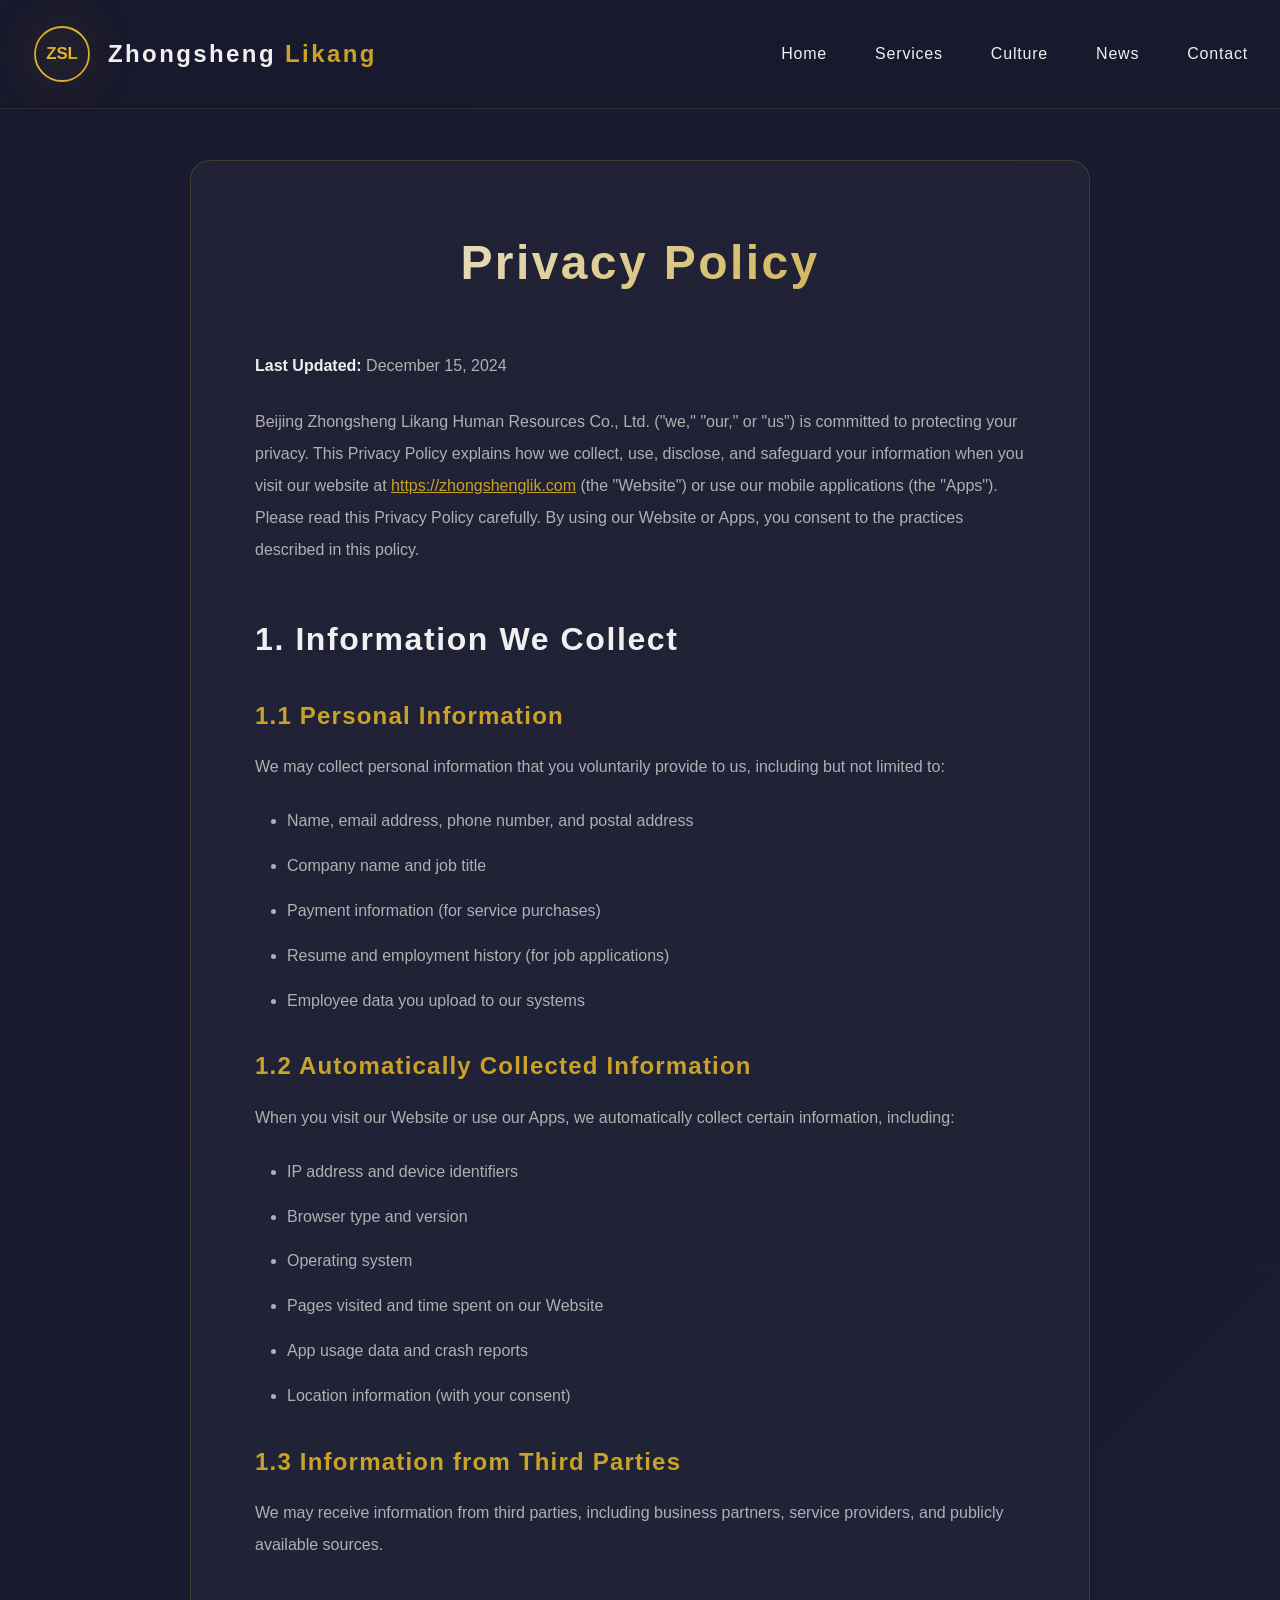
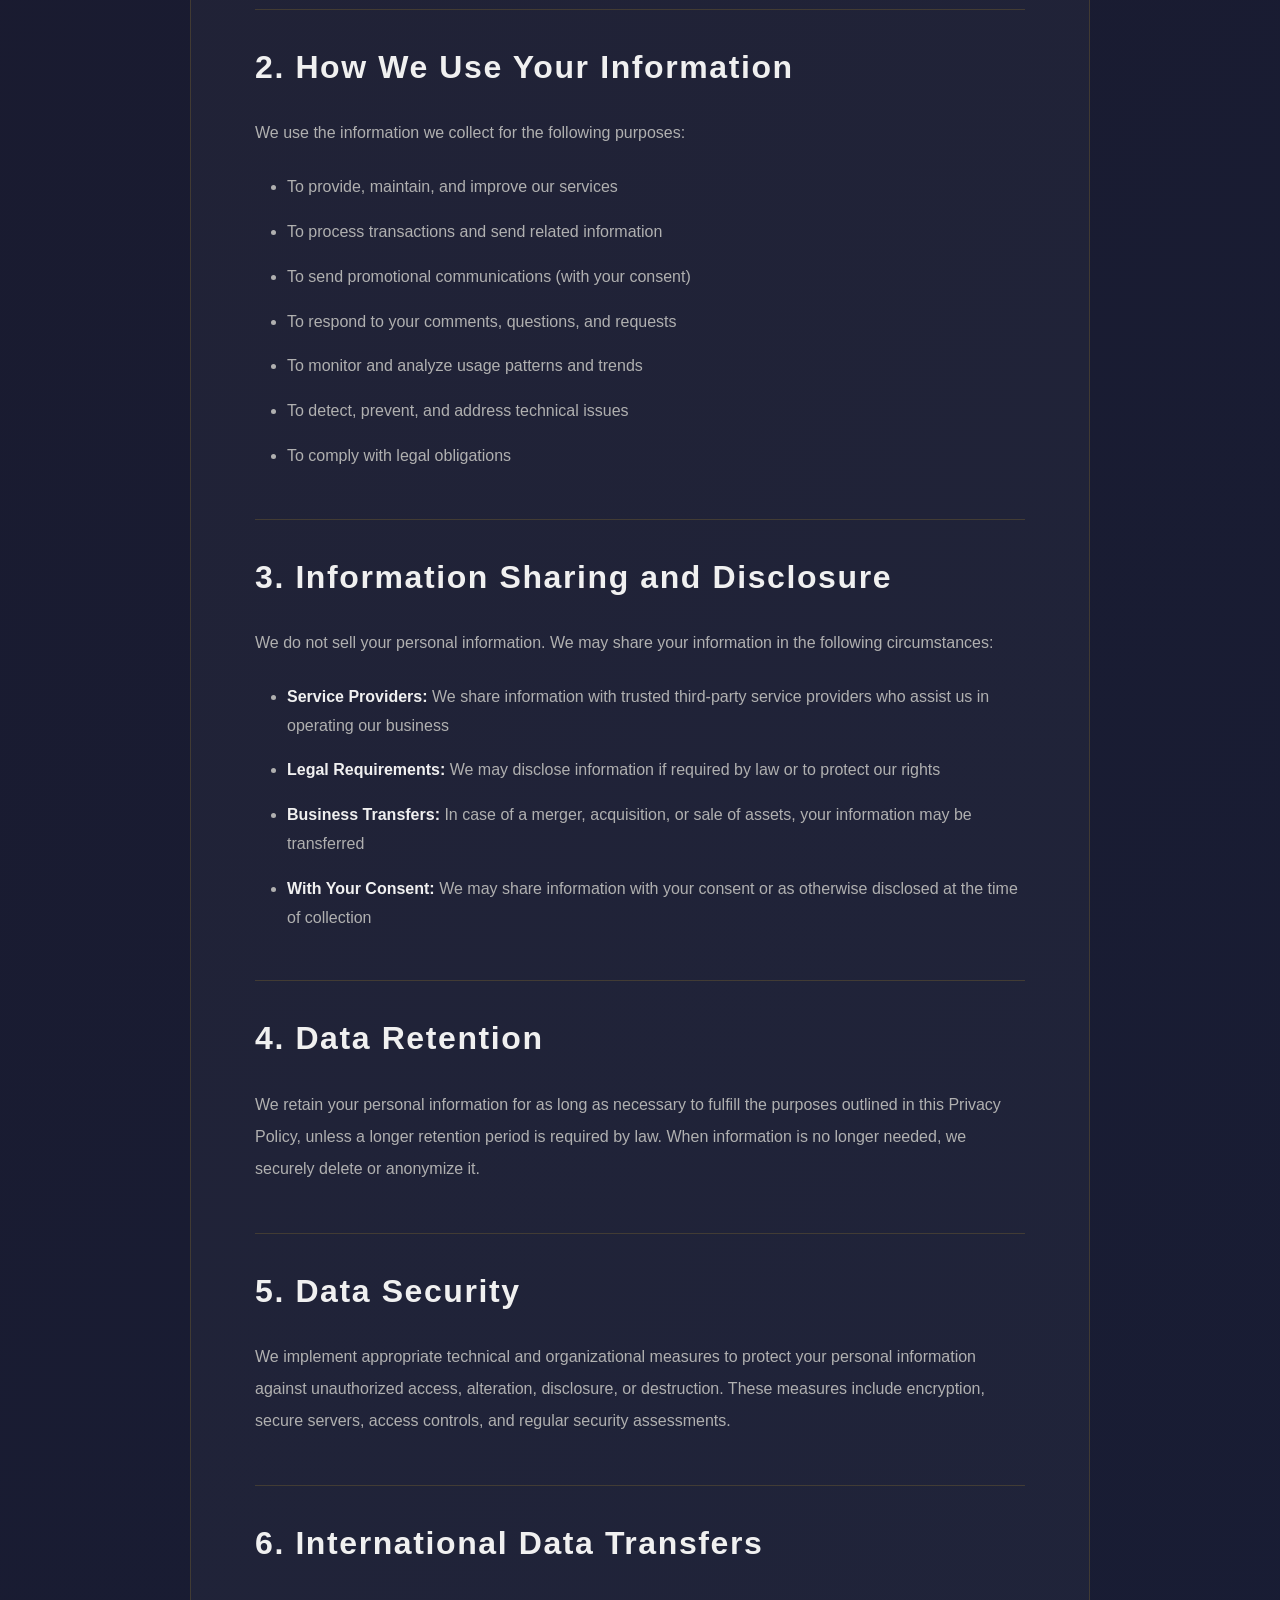
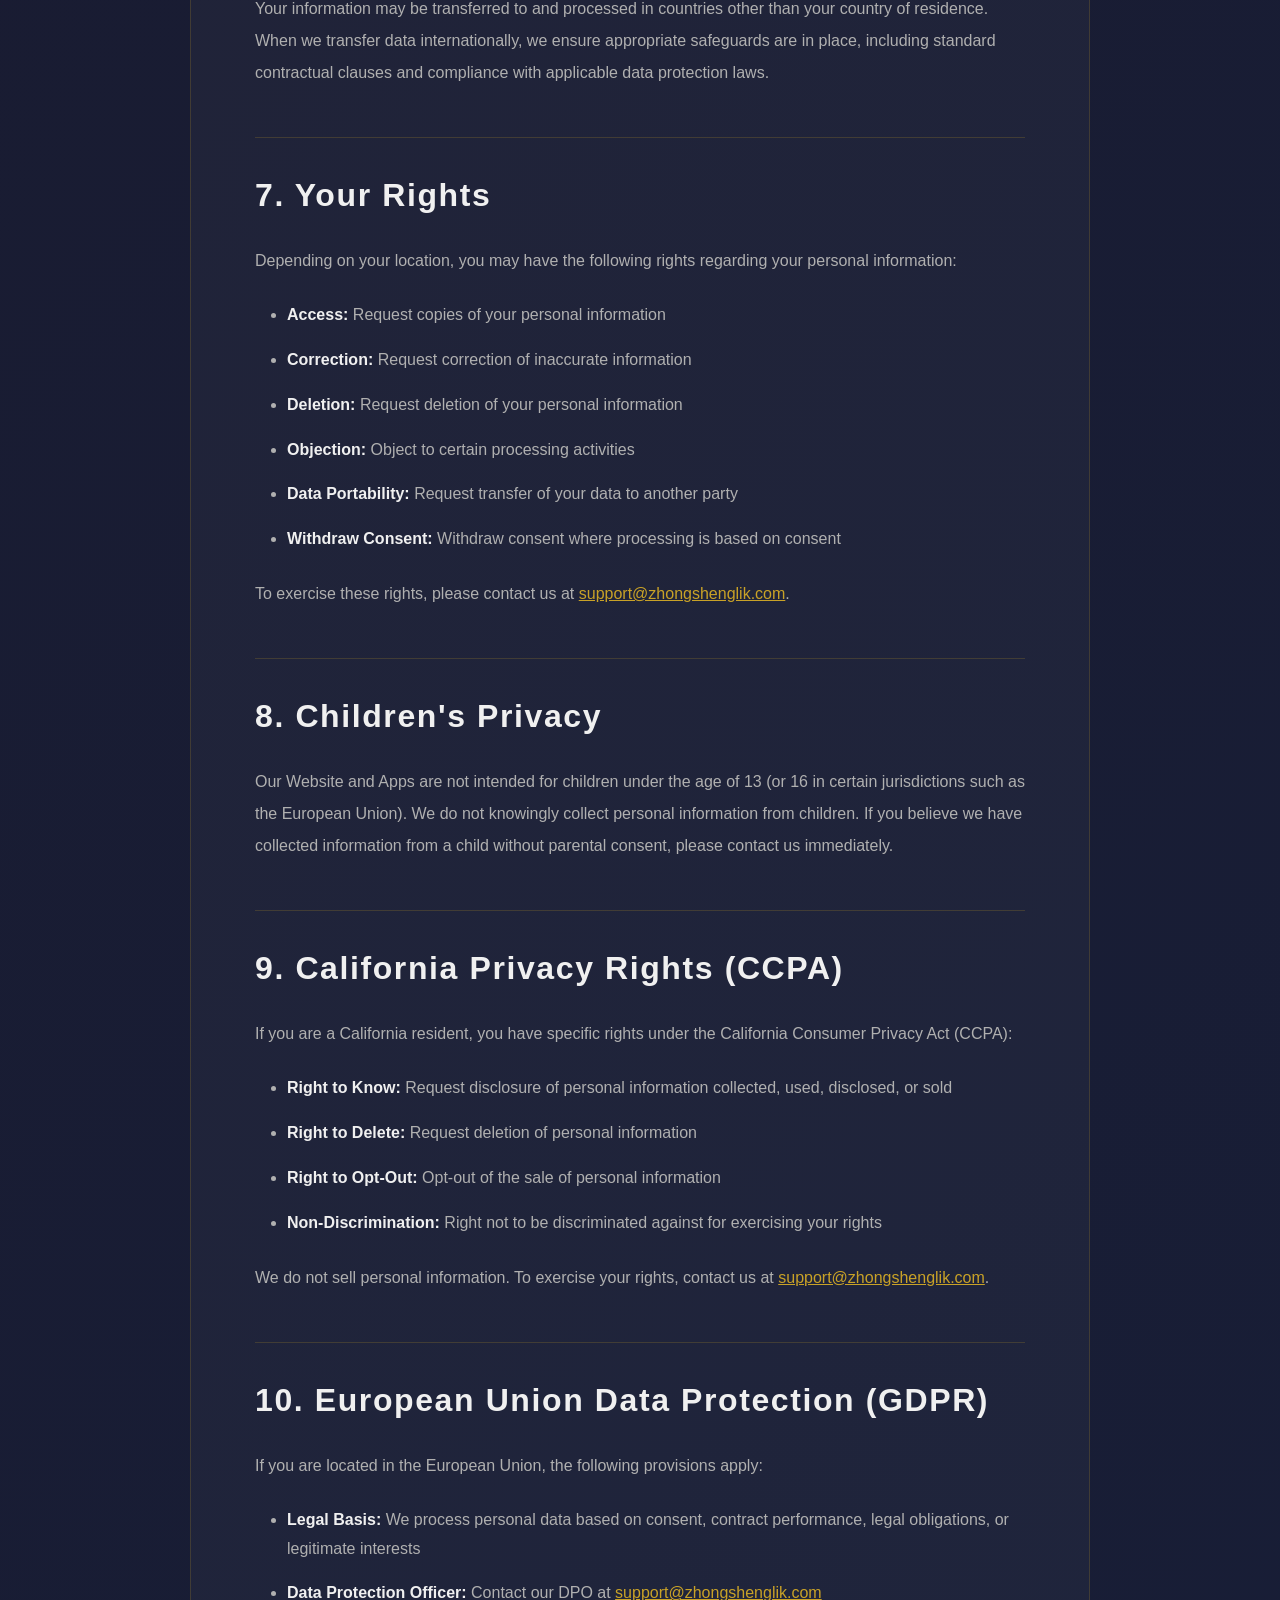
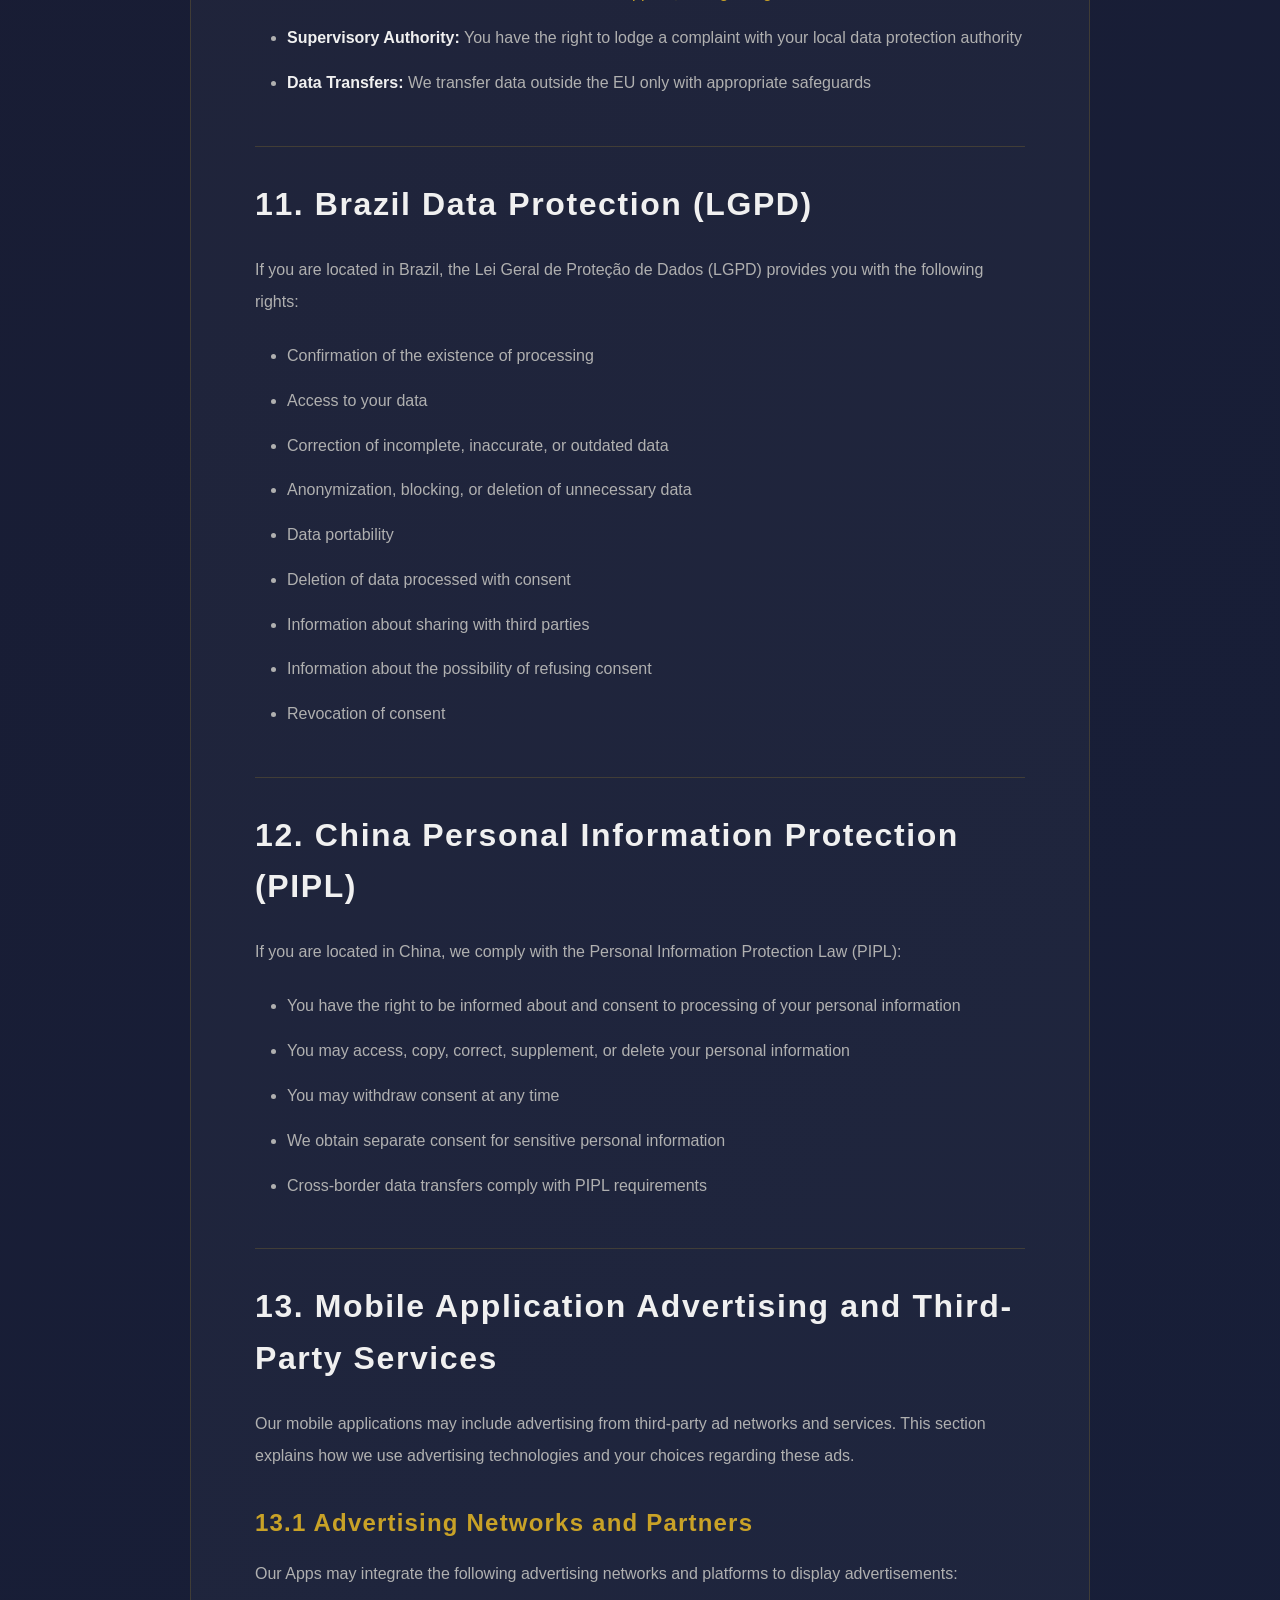
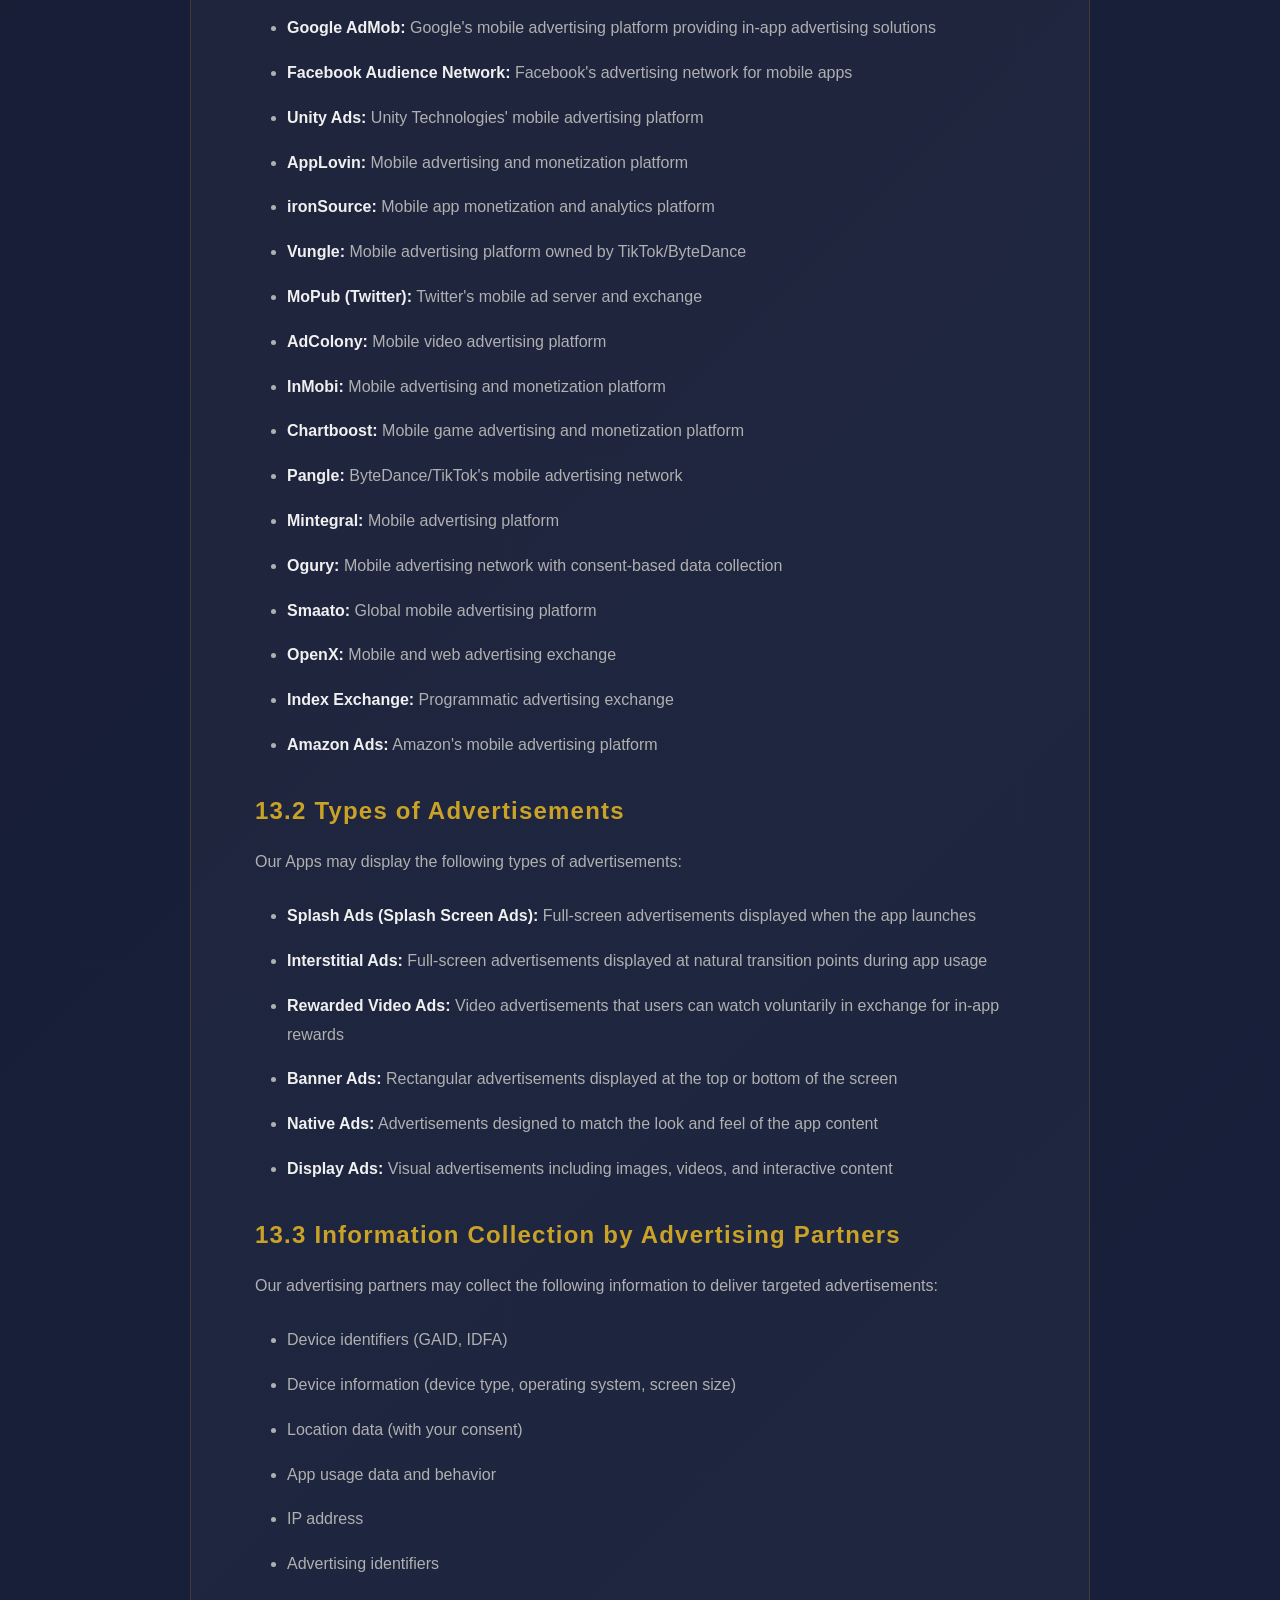
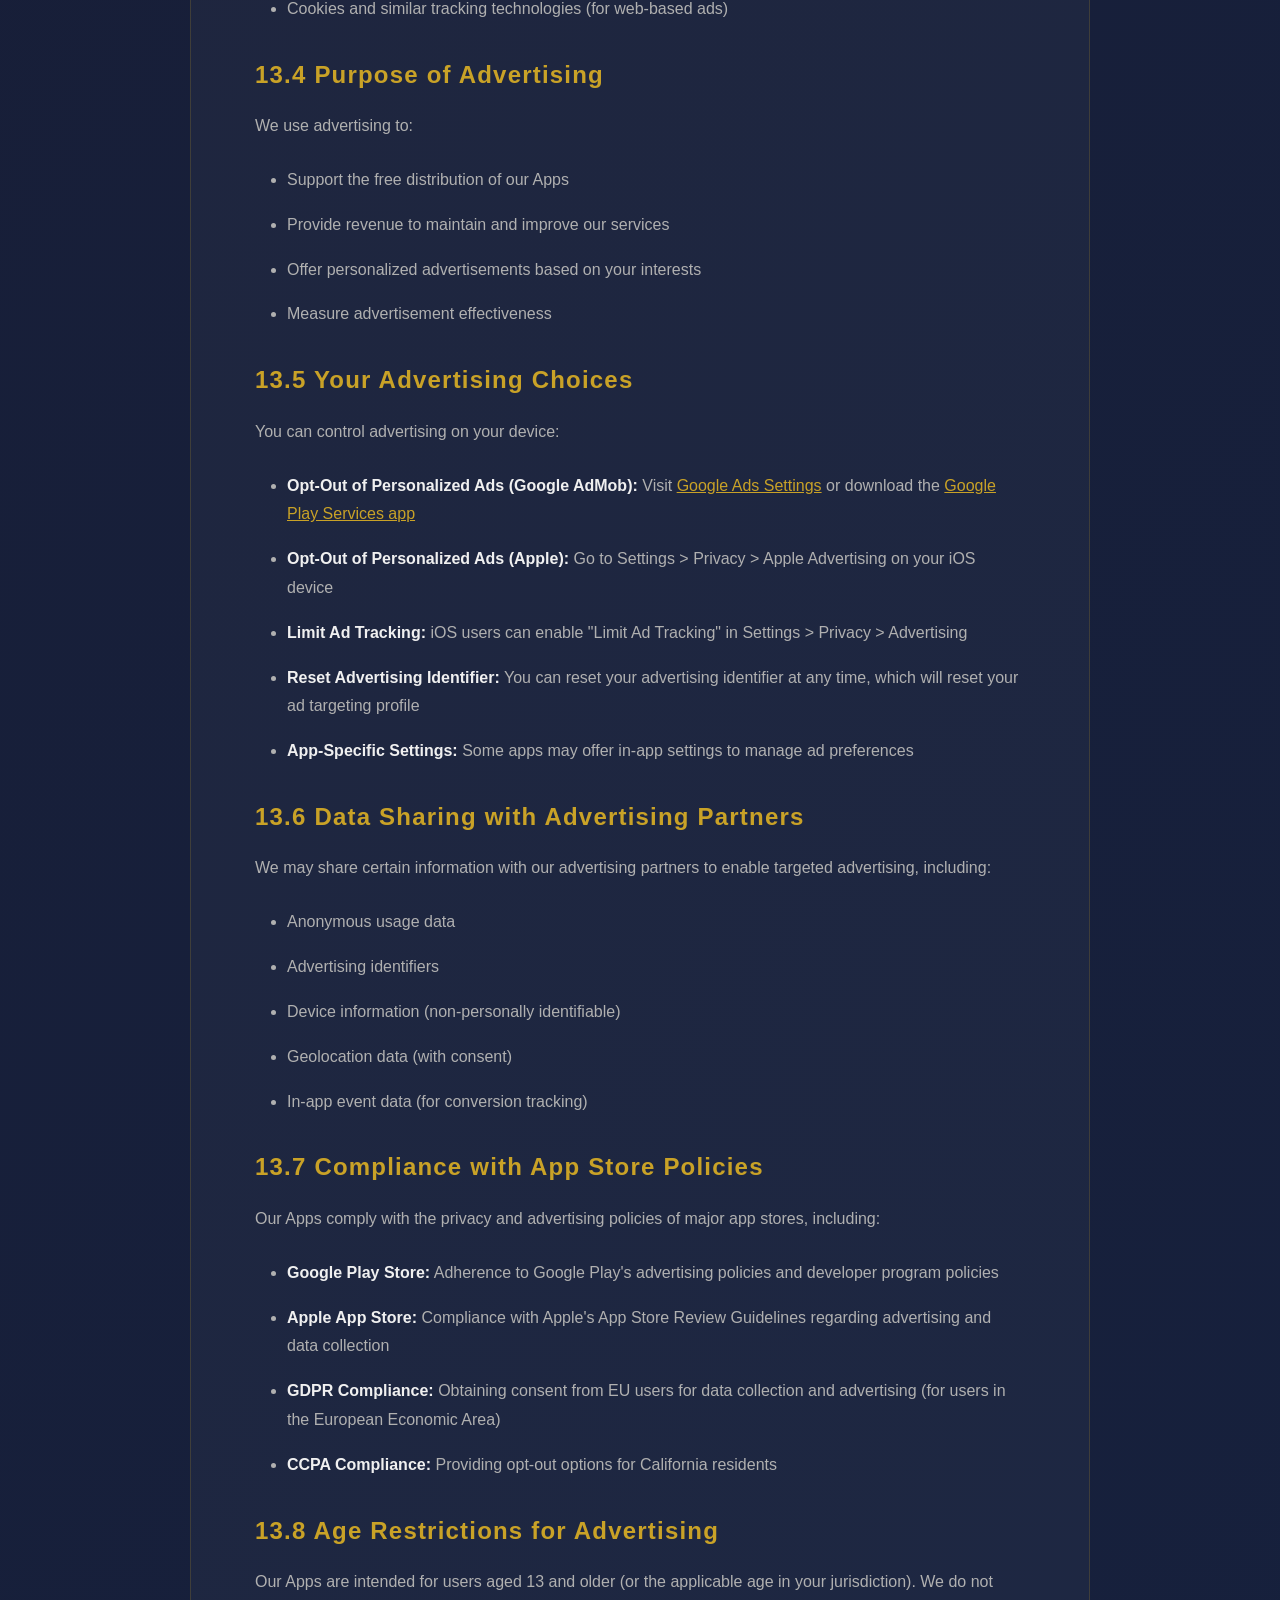
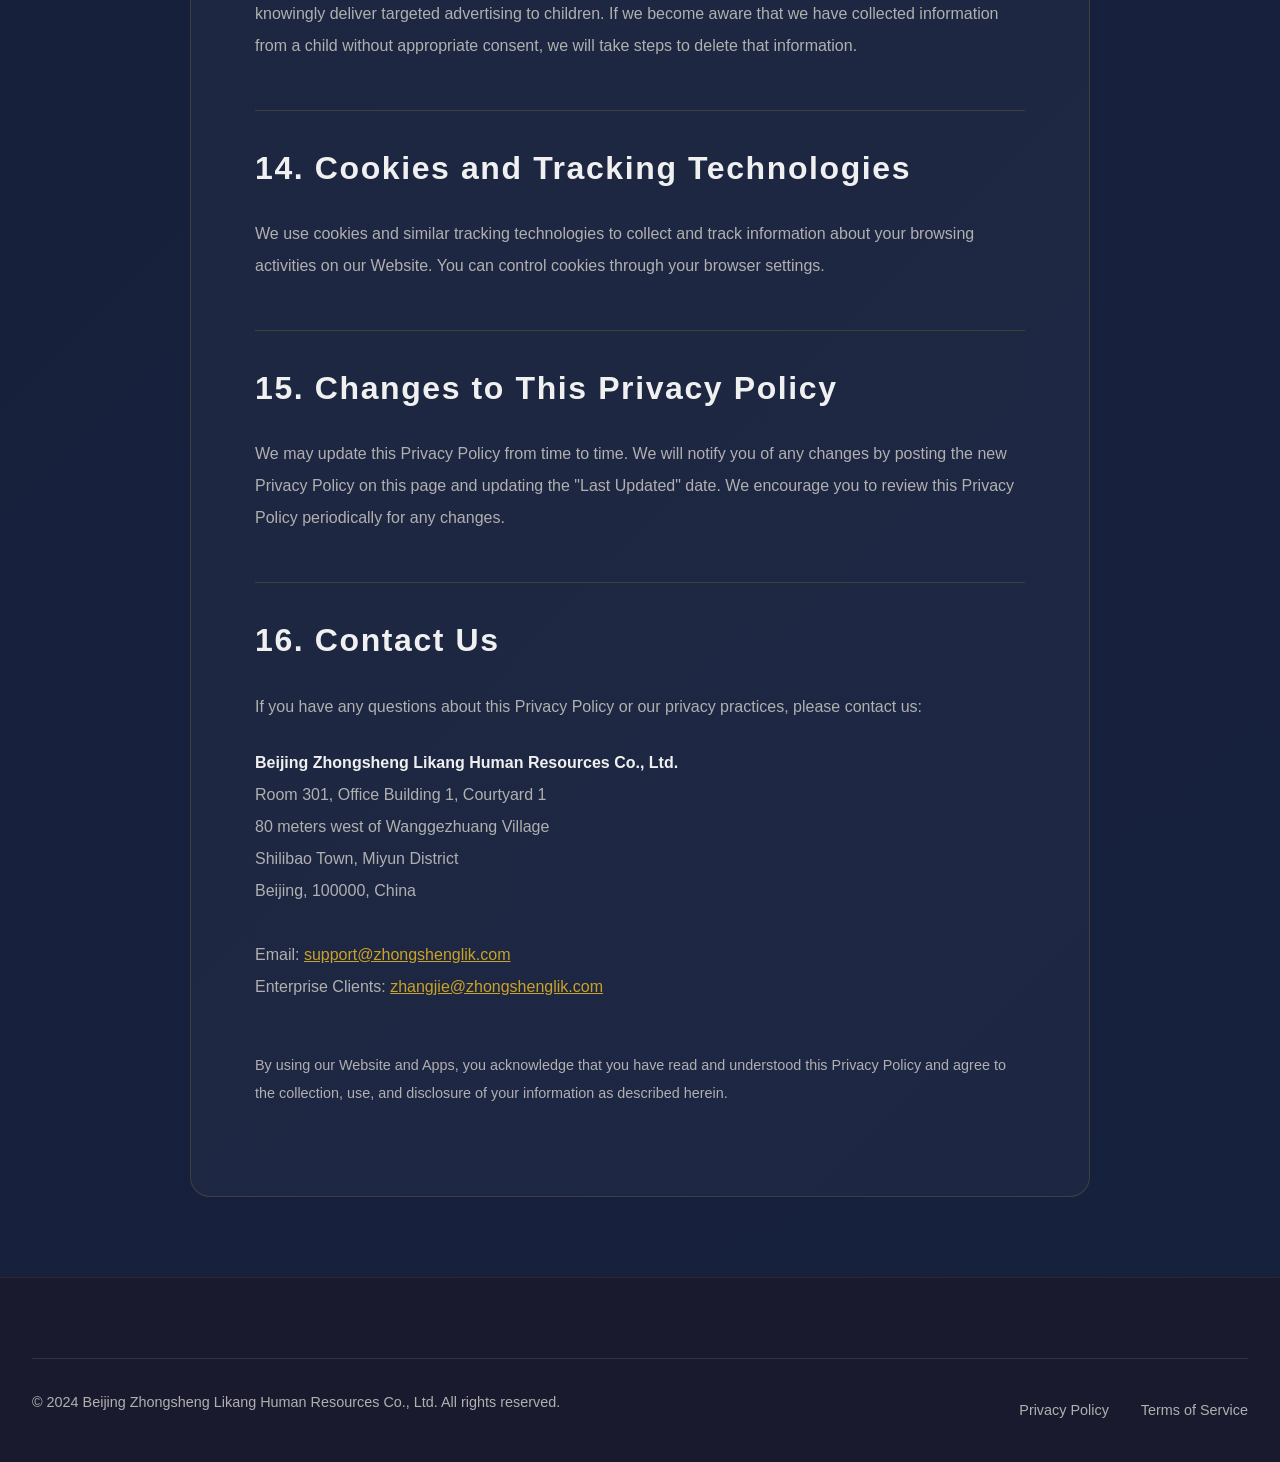
<file: privacy.html>
<!DOCTYPE html>
<html lang="en">
<head>
    <meta charset="UTF-8">
    <meta name="viewport" content="width=device-width, initial-scale=1.0">
    <title>Privacy Policy - Beijing Zhongsheng Likang Human Resources Co., Ltd.</title>
    <meta name="description" content="Beijing Zhongsheng Likang Privacy Policy - Learn how we collect, use, and protect your personal information, including our mobile app advertising practices.">
    <meta name="robots" content="noindex, nofollow">
    
    <link rel="canonical" href="https://zhongshenglik.com/privacy.html">
    <link rel="icon" type="image/svg+xml" href="images/logo.svg">
    
    <link rel="stylesheet" href="css/style.css">
</head>
<body>
    <div class="loader">
        <div class="loader-content">
            <div class="loader-spinner"></div>
            <div class="loader-text">Zhongsheng Likang</div>
        </div>
    </div>

    <nav class="navbar">
        <div class="nav-container">
            <a href="index.html" class="logo" aria-label="Zhongsheng Likang Home">
                <svg viewBox="0 0 100 100" width="60" height="60">
                    <defs>
                        <linearGradient id="logoGradient" x1="0%" y1="0%" x2="100%" y2="100%">
                            <stop offset="0%" style="stop-color:#c9a227"/>
                            <stop offset="50%" style="stop-color:#e6b82d"/>
                            <stop offset="100%" style="stop-color:#c9a227"/>
                        </linearGradient>
                    </defs>
                    <circle cx="50" cy="50" r="45" fill="none" stroke="url(#logoGradient)" stroke-width="3"/>
                    <text x="50" y="58" font-family="Arial" font-size="28" font-weight="bold" fill="url(#logoGradient)" text-anchor="middle">ZSL</text>
                </svg>
                <span class="logo-text">Zhongsheng <span>Likang</span></span>
            </a>
            
            <ul class="nav-links">
                <li><a href="index.html">Home</a></li>
                <li><a href="services.html">Services</a></li>
                <li><a href="culture.html">Culture</a></li>
                <li><a href="news.html">News</a></li>
                <li><a href="contact.html">Contact</a></li>
            </ul>
            
            <div class="nav-toggle" aria-label="Toggle navigation menu" role="button" tabindex="0">
                <span></span>
                <span></span>
                <span></span>
            </div>
        </div>
    </nav>

    <main class="legal-page">
        <div class="legal-content">
            <h1>Privacy Policy</h1>
            
            <p><strong>Last Updated:</strong> December 15, 2024</p>
            
            <p>Beijing Zhongsheng Likang Human Resources Co., Ltd. ("we," "our," or "us") is committed to protecting your privacy. This Privacy Policy explains how we collect, use, disclose, and safeguard your information when you visit our website at <a href="https://zhongshenglik.com">https://zhongshenglik.com</a> (the "Website") or use our mobile applications (the "Apps"). Please read this Privacy Policy carefully. By using our Website or Apps, you consent to the practices described in this policy.</p>

            <h2>1. Information We Collect</h2>

            <h3>1.1 Personal Information</h3>
            <p>We may collect personal information that you voluntarily provide to us, including but not limited to:</p>
            <ul>
                <li>Name, email address, phone number, and postal address</li>
                <li>Company name and job title</li>
                <li>Payment information (for service purchases)</li>
                <li>Resume and employment history (for job applications)</li>
                <li>Employee data you upload to our systems</li>
            </ul>

            <h3>1.2 Automatically Collected Information</h3>
            <p>When you visit our Website or use our Apps, we automatically collect certain information, including:</p>
            <ul>
                <li>IP address and device identifiers</li>
                <li>Browser type and version</li>
                <li>Operating system</li>
                <li>Pages visited and time spent on our Website</li>
                <li>App usage data and crash reports</li>
                <li>Location information (with your consent)</li>
            </ul>

            <h3>1.3 Information from Third Parties</h3>
            <p>We may receive information from third parties, including business partners, service providers, and publicly available sources.</p>

            <h2>2. How We Use Your Information</h2>
            
            <p>We use the information we collect for the following purposes:</p>
            <ul>
                <li>To provide, maintain, and improve our services</li>
                <li>To process transactions and send related information</li>
                <li>To send promotional communications (with your consent)</li>
                <li>To respond to your comments, questions, and requests</li>
                <li>To monitor and analyze usage patterns and trends</li>
                <li>To detect, prevent, and address technical issues</li>
                <li>To comply with legal obligations</li>
            </ul>

            <h2>3. Information Sharing and Disclosure</h2>

            <p>We do not sell your personal information. We may share your information in the following circumstances:</p>
            <ul>
                <li><strong>Service Providers:</strong> We share information with trusted third-party service providers who assist us in operating our business</li>
                <li><strong>Legal Requirements:</strong> We may disclose information if required by law or to protect our rights</li>
                <li><strong>Business Transfers:</strong> In case of a merger, acquisition, or sale of assets, your information may be transferred</li>
                <li><strong>With Your Consent:</strong> We may share information with your consent or as otherwise disclosed at the time of collection</li>
            </ul>

            <h2>4. Data Retention</h2>

            <p>We retain your personal information for as long as necessary to fulfill the purposes outlined in this Privacy Policy, unless a longer retention period is required by law. When information is no longer needed, we securely delete or anonymize it.</p>

            <h2>5. Data Security</h2>

            <p>We implement appropriate technical and organizational measures to protect your personal information against unauthorized access, alteration, disclosure, or destruction. These measures include encryption, secure servers, access controls, and regular security assessments.</p>

            <h2>6. International Data Transfers</h2>

            <p>Your information may be transferred to and processed in countries other than your country of residence. When we transfer data internationally, we ensure appropriate safeguards are in place, including standard contractual clauses and compliance with applicable data protection laws.</p>

            <h2>7. Your Rights</h2>

            <p>Depending on your location, you may have the following rights regarding your personal information:</p>
            <ul>
                <li><strong>Access:</strong> Request copies of your personal information</li>
                <li><strong>Correction:</strong> Request correction of inaccurate information</li>
                <li><strong>Deletion:</strong> Request deletion of your personal information</li>
                <li><strong>Objection:</strong> Object to certain processing activities</li>
                <li><strong>Data Portability:</strong> Request transfer of your data to another party</li>
                <li><strong>Withdraw Consent:</strong> Withdraw consent where processing is based on consent</li>
            </ul>

            <p>To exercise these rights, please contact us at <a href="mailto:support@zhongshenglik.com">support@zhongshenglik.com</a>.</p>

            <h2>8. Children's Privacy</h2>

            <p>Our Website and Apps are not intended for children under the age of 13 (or 16 in certain jurisdictions such as the European Union). We do not knowingly collect personal information from children. If you believe we have collected information from a child without parental consent, please contact us immediately.</p>

            <h2>9. California Privacy Rights (CCPA)</h2>

            <p>If you are a California resident, you have specific rights under the California Consumer Privacy Act (CCPA):</p>
            <ul>
                <li><strong>Right to Know:</strong> Request disclosure of personal information collected, used, disclosed, or sold</li>
                <li><strong>Right to Delete:</strong> Request deletion of personal information</li>
                <li><strong>Right to Opt-Out:</strong> Opt-out of the sale of personal information</li>
                <li><strong>Non-Discrimination:</strong> Right not to be discriminated against for exercising your rights</li>
            </ul>
            <p>We do not sell personal information. To exercise your rights, contact us at <a href="mailto:support@zhongshenglik.com">support@zhongshenglik.com</a>.</p>

            <h2>10. European Union Data Protection (GDPR)</h2>

            <p>If you are located in the European Union, the following provisions apply:</p>
            <ul>
                <li><strong>Legal Basis:</strong> We process personal data based on consent, contract performance, legal obligations, or legitimate interests</li>
                <li><strong>Data Protection Officer:</strong> Contact our DPO at <a href="mailto:support@zhongshenglik.com">support@zhongshenglik.com</a></li>
                <li><strong>Supervisory Authority:</strong> You have the right to lodge a complaint with your local data protection authority</li>
                <li><strong>Data Transfers:</strong> We transfer data outside the EU only with appropriate safeguards</li>
            </ul>

            <h2>11. Brazil Data Protection (LGPD)</h2>

            <p>If you are located in Brazil, the Lei Geral de Proteção de Dados (LGPD) provides you with the following rights:</p>
            <ul>
                <li>Confirmation of the existence of processing</li>
                <li>Access to your data</li>
                <li>Correction of incomplete, inaccurate, or outdated data</li>
                <li>Anonymization, blocking, or deletion of unnecessary data</li>
                <li>Data portability</li>
                <li>Deletion of data processed with consent</li>
                <li>Information about sharing with third parties</li>
                <li>Information about the possibility of refusing consent</li>
                <li>Revocation of consent</li>
            </ul>

            <h2>12. China Personal Information Protection (PIPL)</h2>

            <p>If you are located in China, we comply with the Personal Information Protection Law (PIPL):</p>
            <ul>
                <li>You have the right to be informed about and consent to processing of your personal information</li>
                <li>You may access, copy, correct, supplement, or delete your personal information</li>
                <li>You may withdraw consent at any time</li>
                <li>We obtain separate consent for sensitive personal information</li>
                <li>Cross-border data transfers comply with PIPL requirements</li>
            </ul>

            <h2>13. Mobile Application Advertising and Third-Party Services</h2>

            <p>Our mobile applications may include advertising from third-party ad networks and services. This section explains how we use advertising technologies and your choices regarding these ads.</p>

            <h3>13.1 Advertising Networks and Partners</h3>
            <p>Our Apps may integrate the following advertising networks and platforms to display advertisements:</p>
            <ul>
                <li><strong>Google AdMob:</strong> Google's mobile advertising platform providing in-app advertising solutions</li>
                <li><strong>Facebook Audience Network:</strong> Facebook's advertising network for mobile apps</li>
                <li><strong>Unity Ads:</strong> Unity Technologies' mobile advertising platform</li>
                <li><strong>AppLovin:</strong> Mobile advertising and monetization platform</li>
                <li><strong>ironSource:</strong> Mobile app monetization and analytics platform</li>
                <li><strong>Vungle:</strong> Mobile advertising platform owned by TikTok/ByteDance</li>
                <li><strong>MoPub (Twitter):</strong> Twitter's mobile ad server and exchange</li>
                <li><strong>AdColony:</strong> Mobile video advertising platform</li>
                <li><strong>InMobi:</strong> Mobile advertising and monetization platform</li>
                <li><strong>Chartboost:</strong> Mobile game advertising and monetization platform</li>
                <li><strong>Pangle:</strong> ByteDance/TikTok's mobile advertising network</li>
                <li><strong>Mintegral:</strong> Mobile advertising platform</li>
                <li><strong>Ogury:</strong> Mobile advertising network with consent-based data collection</li>
                <li><strong>Smaato:</strong> Global mobile advertising platform</li>
                <li><strong>OpenX:</strong> Mobile and web advertising exchange</li>
                <li><strong>Index Exchange:</strong> Programmatic advertising exchange</li>
                <li><strong>Amazon Ads:</strong> Amazon's mobile advertising platform</li>
            </ul>

            <h3>13.2 Types of Advertisements</h3>
            <p>Our Apps may display the following types of advertisements:</p>
            <ul>
                <li><strong>Splash Ads (Splash Screen Ads):</strong> Full-screen advertisements displayed when the app launches</li>
                <li><strong>Interstitial Ads:</strong> Full-screen advertisements displayed at natural transition points during app usage</li>
                <li><strong>Rewarded Video Ads:</strong> Video advertisements that users can watch voluntarily in exchange for in-app rewards</li>
                <li><strong>Banner Ads:</strong> Rectangular advertisements displayed at the top or bottom of the screen</li>
                <li><strong>Native Ads:</strong> Advertisements designed to match the look and feel of the app content</li>
                <li><strong>Display Ads:</strong> Visual advertisements including images, videos, and interactive content</li>
            </ul>

            <h3>13.3 Information Collection by Advertising Partners</h3>
            <p>Our advertising partners may collect the following information to deliver targeted advertisements:</p>
            <ul>
                <li>Device identifiers (GAID, IDFA)</li>
                <li>Device information (device type, operating system, screen size)</li>
                <li>Location data (with your consent)</li>
                <li>App usage data and behavior</li>
                <li>IP address</li>
                <li>Advertising identifiers</li>
                <li>Cookies and similar tracking technologies (for web-based ads)</li>
            </ul>

            <h3>13.4 Purpose of Advertising</h3>
            <p>We use advertising to:</p>
            <ul>
                <li>Support the free distribution of our Apps</li>
                <li>Provide revenue to maintain and improve our services</li>
                <li>Offer personalized advertisements based on your interests</li>
                <li>Measure advertisement effectiveness</li>
            </ul>

            <h3>13.5 Your Advertising Choices</h3>
            <p>You can control advertising on your device:</p>
            <ul>
                <li><strong>Opt-Out of Personalized Ads (Google AdMob):</strong> Visit <a href="https://www.google.com/settings/ads" target="_blank" rel="noopener">Google Ads Settings</a> or download the <a href="https://play.google.com/store/apps/details?id=com.google.android.gms" target="_blank" rel="noopener">Google Play Services app</a></li>
                <li><strong>Opt-Out of Personalized Ads (Apple):</strong> Go to Settings > Privacy > Apple Advertising on your iOS device</li>
                <li><strong>Limit Ad Tracking:</strong> iOS users can enable "Limit Ad Tracking" in Settings > Privacy > Advertising</li>
                <li><strong>Reset Advertising Identifier:</strong> You can reset your advertising identifier at any time, which will reset your ad targeting profile</li>
                <li><strong>App-Specific Settings:</strong> Some apps may offer in-app settings to manage ad preferences</li>
            </ul>

            <h3>13.6 Data Sharing with Advertising Partners</h3>
            <p>We may share certain information with our advertising partners to enable targeted advertising, including:</p>
            <ul>
                <li>Anonymous usage data</li>
                <li>Advertising identifiers</li>
                <li>Device information (non-personally identifiable)</li>
                <li>Geolocation data (with consent)</li>
                <li>In-app event data (for conversion tracking)</li>
            </ul>

            <h3>13.7 Compliance with App Store Policies</h3>
            <p>Our Apps comply with the privacy and advertising policies of major app stores, including:</p>
            <ul>
                <li><strong>Google Play Store:</strong> Adherence to Google Play's advertising policies and developer program policies</li>
                <li><strong>Apple App Store:</strong> Compliance with Apple's App Store Review Guidelines regarding advertising and data collection</li>
                <li><strong>GDPR Compliance:</strong> Obtaining consent from EU users for data collection and advertising (for users in the European Economic Area)</li>
                <li><strong>CCPA Compliance:</strong> Providing opt-out options for California residents</li>
            </ul>

            <h3>13.8 Age Restrictions for Advertising</h3>
            <p>Our Apps are intended for users aged 13 and older (or the applicable age in your jurisdiction). We do not knowingly deliver targeted advertising to children. If we become aware that we have collected information from a child without appropriate consent, we will take steps to delete that information.</p>

            <h2>14. Cookies and Tracking Technologies</h2>

            <p>We use cookies and similar tracking technologies to collect and track information about your browsing activities on our Website. You can control cookies through your browser settings.</p>

            <h2>15. Changes to This Privacy Policy</h2>

            <p>We may update this Privacy Policy from time to time. We will notify you of any changes by posting the new Privacy Policy on this page and updating the "Last Updated" date. We encourage you to review this Privacy Policy periodically for any changes.</p>

            <h2>16. Contact Us</h2>

            <p>If you have any questions about this Privacy Policy or our privacy practices, please contact us:</p>
            
            <p><strong>Beijing Zhongsheng Likang Human Resources Co., Ltd.</strong><br>
            Room 301, Office Building 1, Courtyard 1<br>
            80 meters west of Wanggezhuang Village<br>
            Shilibao Town, Miyun District<br>
            Beijing, 100000, China<br><br>
            Email: <a href="mailto:support@zhongshenglik.com">support@zhongshenglik.com</a><br>
            Enterprise Clients: <a href="mailto:zhangjie@zhongshenglik.com">zhangjie@zhongshenglik.com</a></p>

            <p style="margin-top: 3rem; font-size: 0.9rem; color: var(--text-gray);">By using our Website and Apps, you acknowledge that you have read and understood this Privacy Policy and agree to the collection, use, and disclosure of your information as described herein.</p>
        </div>
    </main>

    <footer class="footer">
        <div class="container">
            <div class="footer-bottom">
                <p class="footer-copyright">© 2024 Beijing Zhongsheng Likang Human Resources Co., Ltd. All rights reserved.</p>
                <div class="footer-legal">
                    <a href="privacy.html">Privacy Policy</a>
                    <a href="terms.html">Terms of Service</a>
                </div>
            </div>
        </div>
    </footer>

    <button class="scroll-top" aria-label="Scroll to top">
        <svg viewBox="0 0 24 24" fill="none" stroke="currentColor" stroke-width="2">
            <polyline points="18 15 12 9 6 15"/>
        </svg>
    </button>

    <script src="js/main.js"></script>
</body>
</html>
</file>
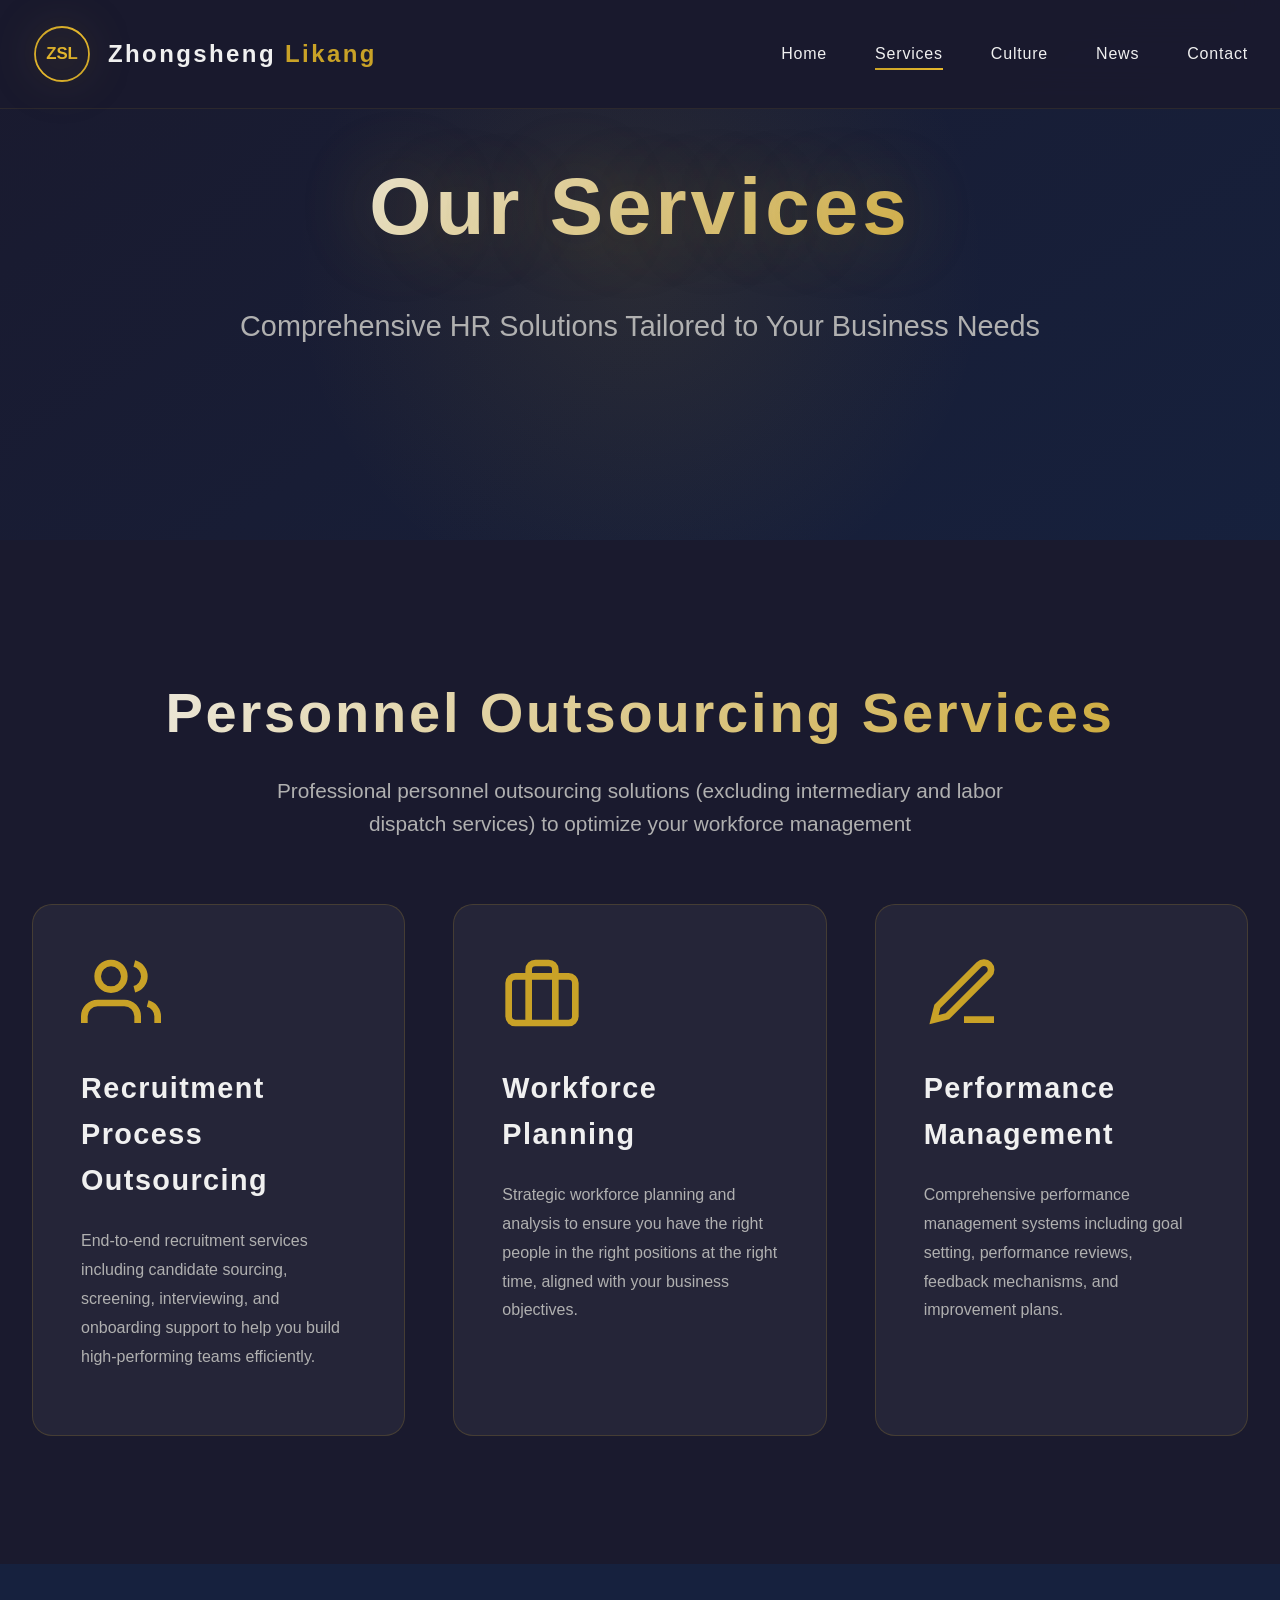
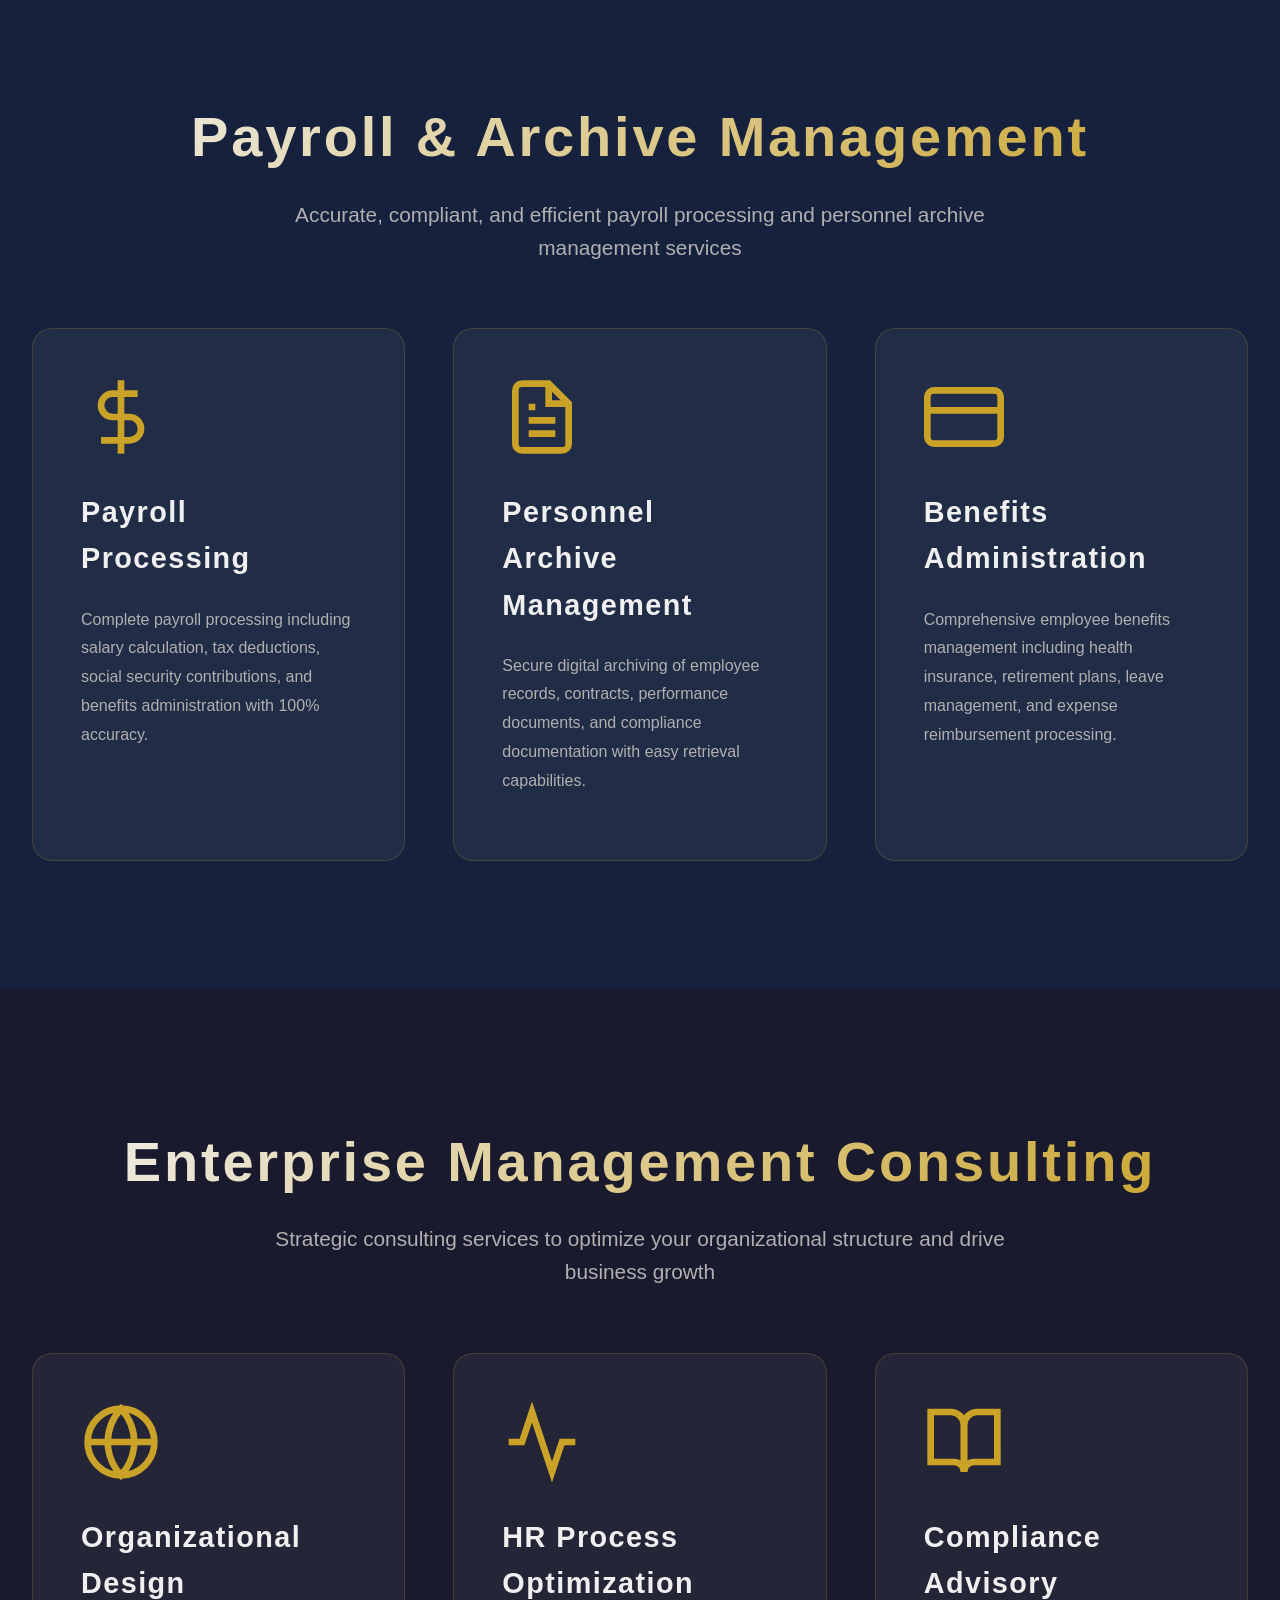
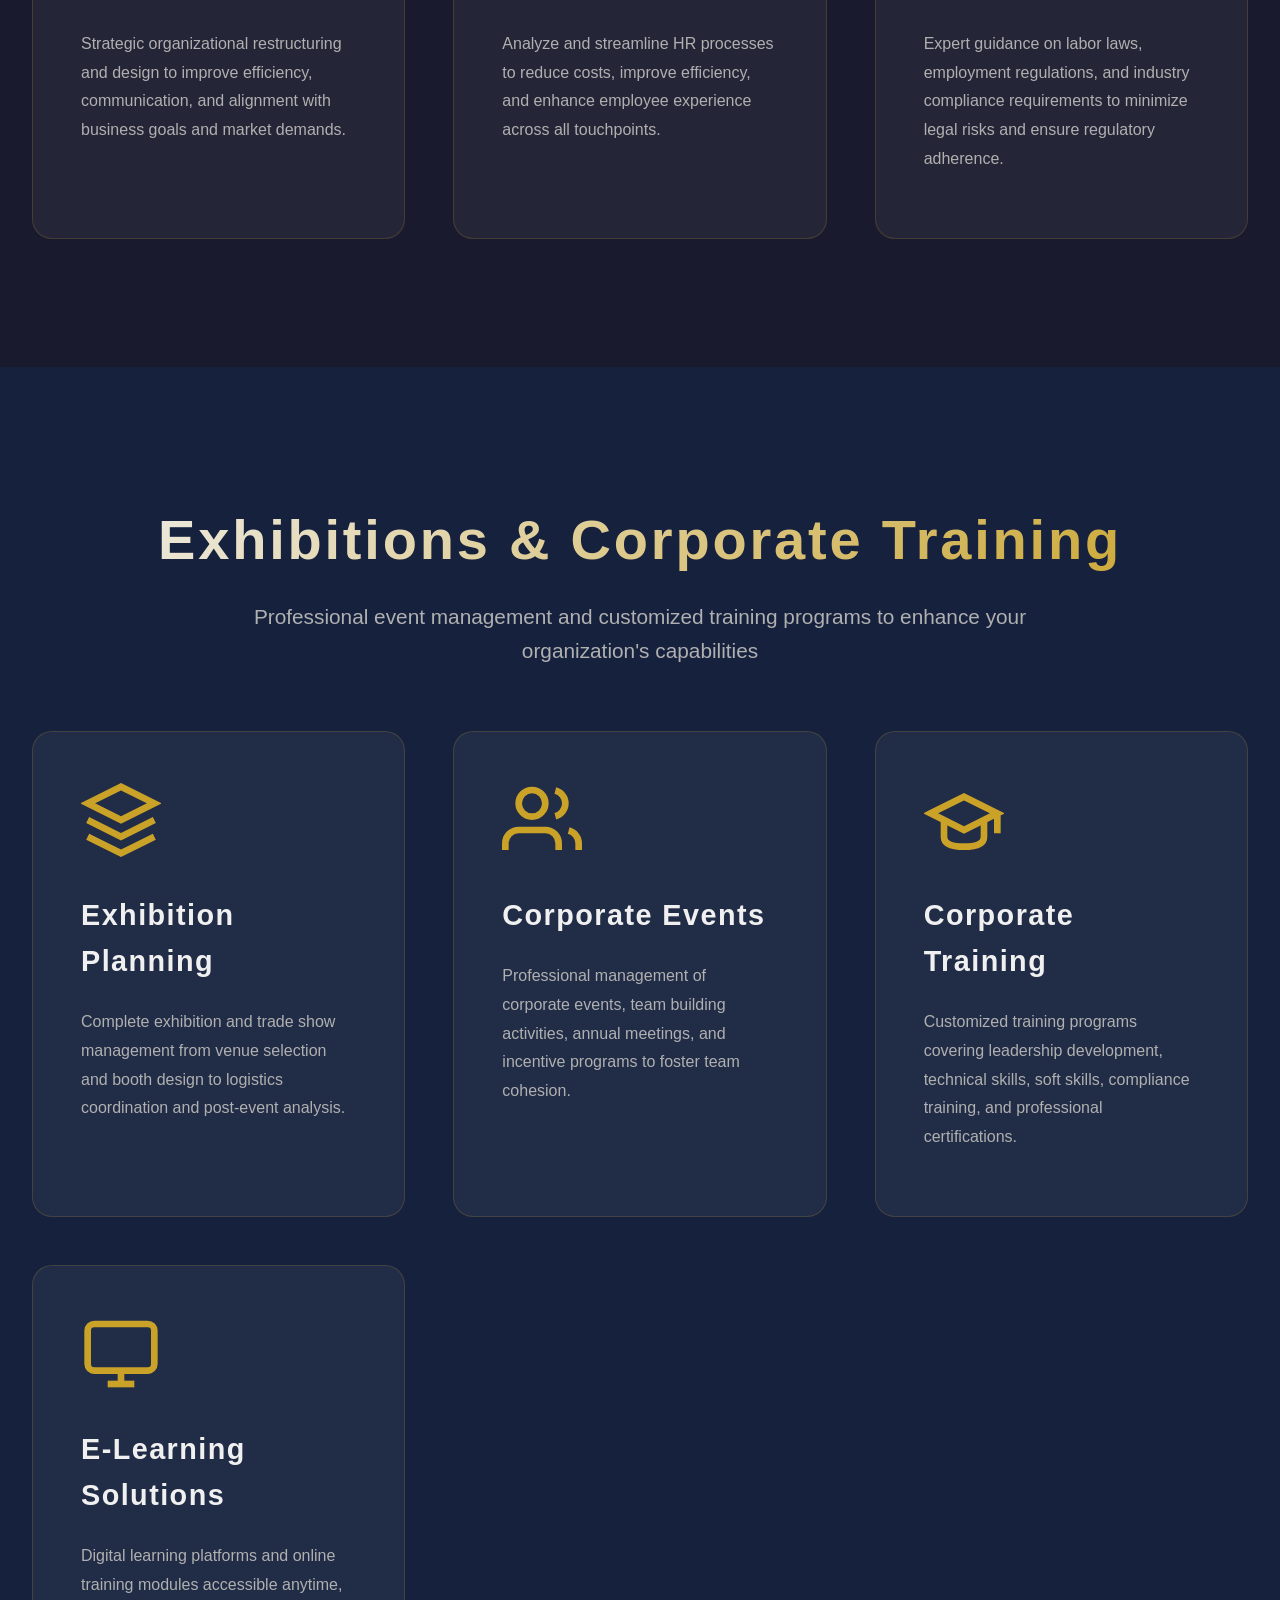
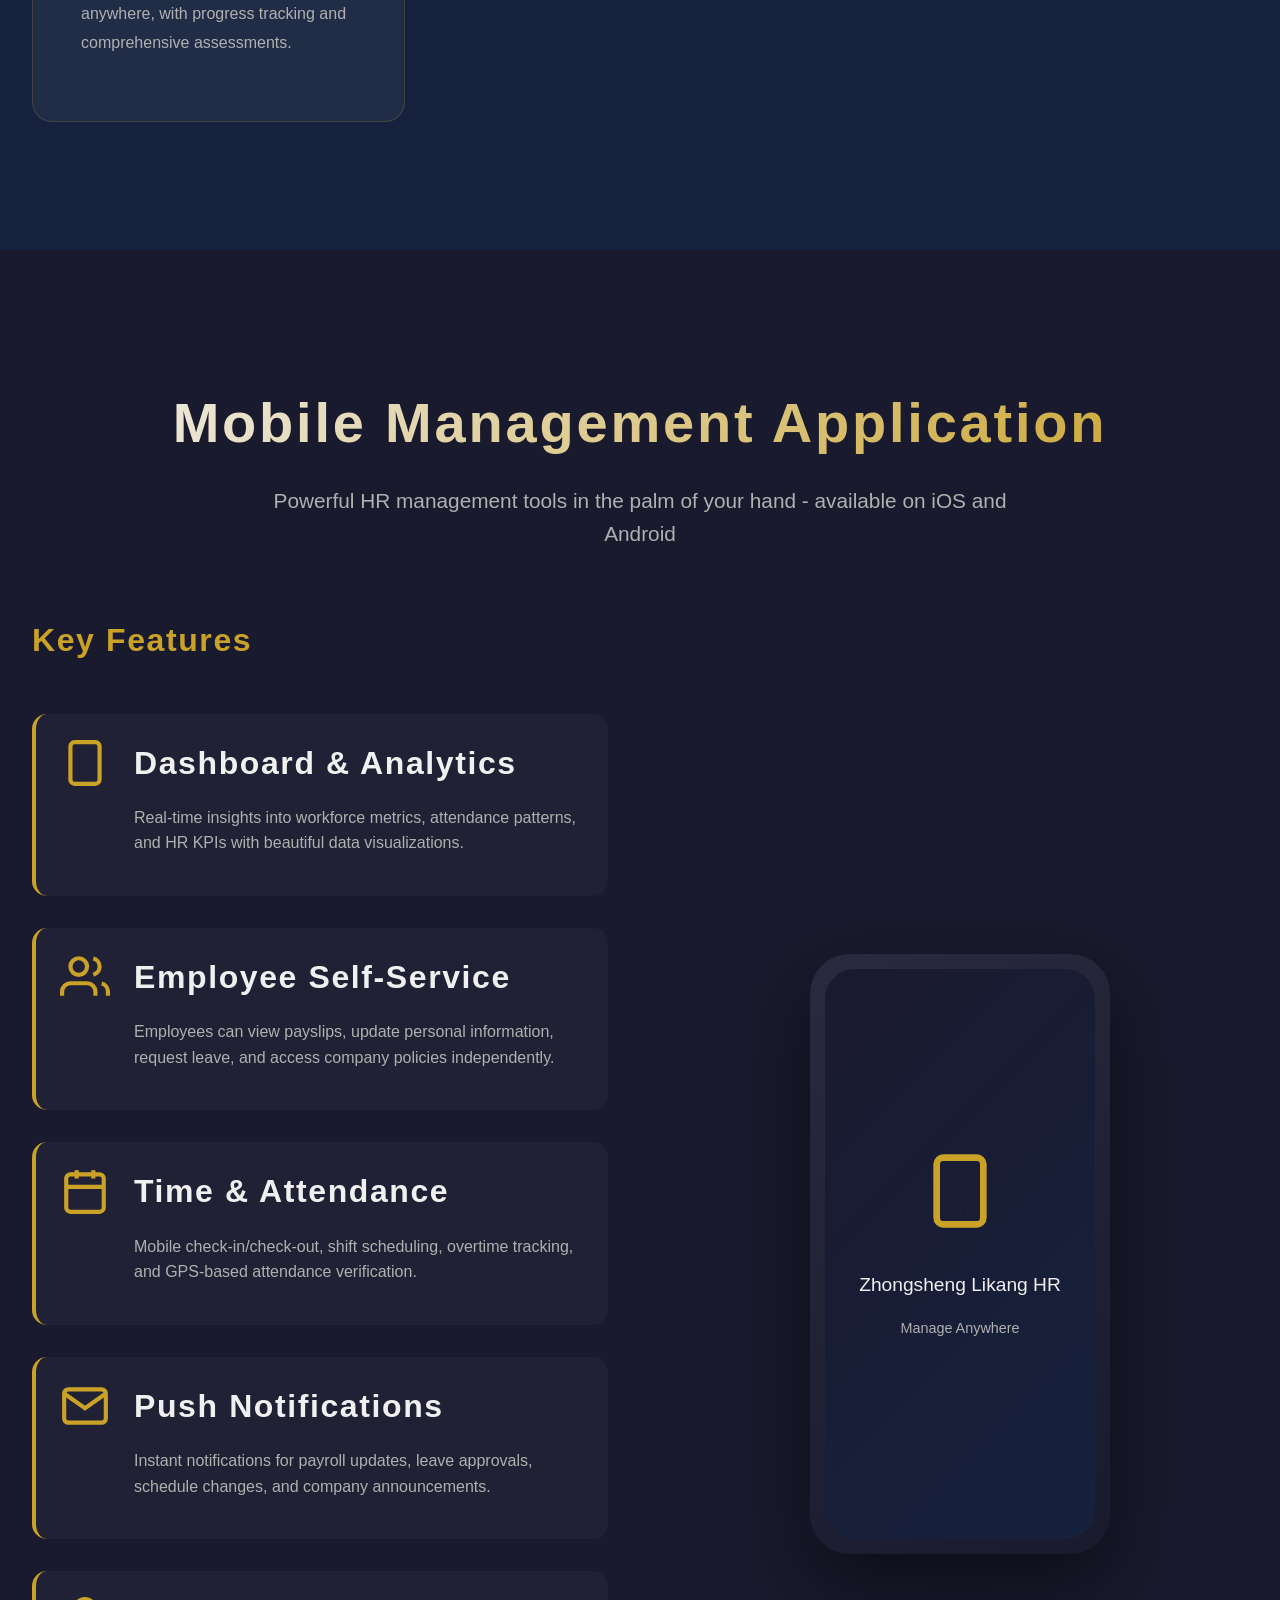
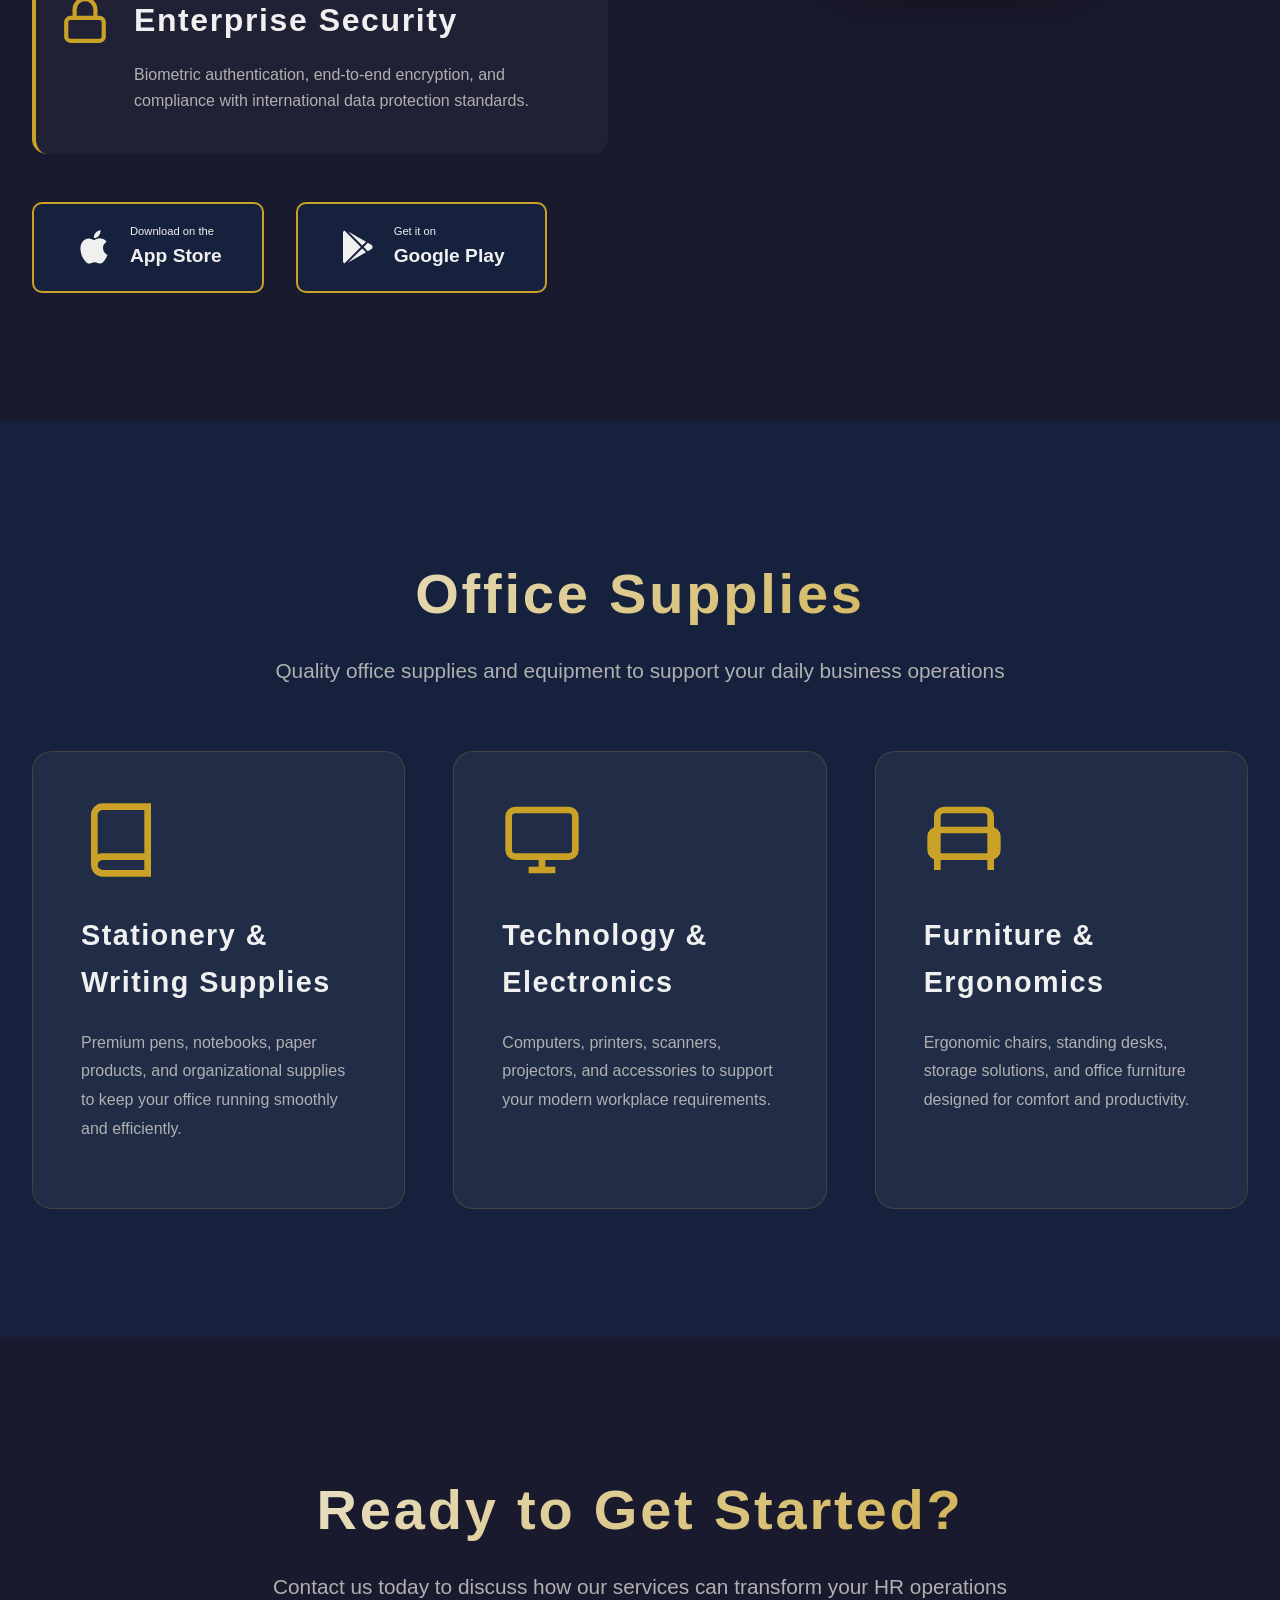
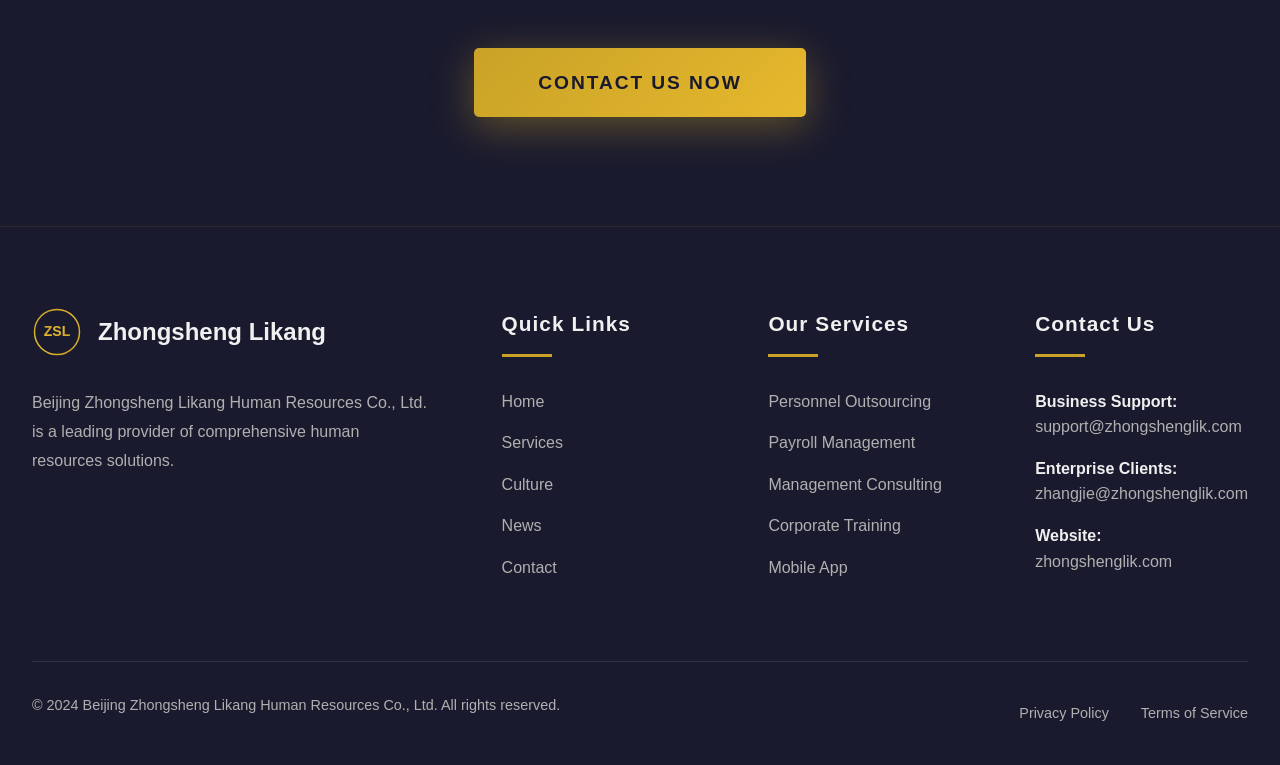
<file: services.html>
<!DOCTYPE html>
<html lang="en">
<head>
    <meta charset="UTF-8">
    <meta name="viewport" content="width=device-width, initial-scale=1.0">
    <title>Our Services - Beijing Zhongsheng Likang Human Resources Co., Ltd.</title>
    <meta name="description" content="Explore Zhongsheng Likang's comprehensive HR services including personnel outsourcing, payroll management, enterprise consulting, exhibitions, training, and mobile app solutions.">
    <meta name="keywords" content="HR services, personnel outsourcing, payroll management, enterprise consulting, corporate training, mobile HR app, Beijing HR company">
    <meta name="author" content="Beijing Zhongsheng Likang Human Resources Co., Ltd.">
    <meta name="robots" content="index, follow">
    <meta name="googlebot" content="index, follow">
    <meta name="revisit-after" content="7 days">
    <meta name="language" content="English">
    
    <!-- Open Graph -->
    <meta property="og:type" content="website">
    <meta property="og:url" content="https://zhongshenglik.com/services.html">
    <meta property="og:title" content="Our Services - Zhongsheng Likang HR Solutions">
    <meta property="og:description" content="Comprehensive HR services including personnel outsourcing, payroll management, enterprise consulting, and mobile app solutions.">
    <meta property="og:image" content="https://zhongshenglik.com/images/og-services.png">
    <meta property="og:locale" content="en_US">
    
    <!-- Twitter -->
    <meta name="twitter:card" content="summary_large_image">
    <meta name="twitter:url" content="https://zhongshenglik.com/services.html">
    <meta name="twitter:title" content="Our Services - Zhongsheng Likang HR Solutions">
    <meta name="twitter:description" content="Comprehensive HR services including personnel outsourcing, payroll management, enterprise consulting, and mobile app solutions.">
    <meta name="twitter:image" content="https://zhongshenglik.com/images/twitter-services.png">
    
    <link rel="canonical" href="https://zhongshenglik.com/services.html">
    <link rel="icon" type="image/svg+xml" href="images/logo.svg">
    
    <link rel="stylesheet" href="css/style.css">
</head>
<body>
    <!-- Loader -->
    <div class="loader">
        <div class="loader-content">
            <div class="loader-spinner"></div>
            <div class="loader-text">Zhongsheng Likang</div>
        </div>
    </div>

    <!-- Navigation -->
    <nav class="navbar">
        <div class="nav-container">
            <a href="index.html" class="logo" aria-label="Zhongsheng Likang Home">
                <svg viewBox="0 0 100 100" width="60" height="60">
                    <defs>
                        <linearGradient id="logoGradient" x1="0%" y1="0%" x2="100%" y2="100%">
                            <stop offset="0%" style="stop-color:#c9a227"/>
                            <stop offset="50%" style="stop-color:#e6b82d"/>
                            <stop offset="100%" style="stop-color:#c9a227"/>
                        </linearGradient>
                    </defs>
                    <circle cx="50" cy="50" r="45" fill="none" stroke="url(#logoGradient)" stroke-width="3"/>
                    <text x="50" y="58" font-family="Arial" font-size="28" font-weight="bold" fill="url(#logoGradient)" text-anchor="middle">ZSL</text>
                </svg>
                <span class="logo-text">Zhongsheng <span>Likang</span></span>
            </a>
            
            <ul class="nav-links">
                <li><a href="index.html">Home</a></li>
                <li><a href="services.html" class="active">Services</a></li>
                <li><a href="culture.html">Culture</a></li>
                <li><a href="news.html">News</a></li>
                <li><a href="contact.html">Contact</a></li>
            </ul>
            
            <div class="nav-toggle" aria-label="Toggle navigation menu" role="button" tabindex="0">
                <span></span>
                <span></span>
                <span></span>
            </div>
        </div>
    </nav>

    <!-- Page Header -->
    <header class="hero" style="height: 60vh; min-height: 400px;">
        <div class="hero-background"></div>
        <div class="hero-overlay"></div>
        
        <div class="hero-content">
            <h1 class="hero-title">Our Services</h1>
            <p class="hero-subtitle">Comprehensive HR Solutions Tailored to Your Business Needs</p>
        </div>
    </header>

    <!-- Main Services Section -->
    <section class="section" id="outsourcing">
        <div class="container">
            <div class="section-title fade-in">
                <h2>Personnel Outsourcing Services</h2>
                <p>Professional personnel outsourcing solutions (excluding intermediary and labor dispatch services) to optimize your workforce management</p>
            </div>
            
            <div class="services-grid">
                <article class="service-card fade-in">
                    <div class="service-icon">
                        <svg viewBox="0 0 24 24" fill="none" stroke="currentColor" stroke-width="2">
                            <path d="M17 21v-2a4 4 0 0 0-4-4H5a4 4 0 0 0-4 4v2"/>
                            <circle cx="9" cy="7" r="4"/>
                            <path d="M23 21v-2a4 4 0 0 0-3-3.87"/>
                            <path d="M16 3.13a4 4 0 0 1 0 7.75"/>
                        </svg>
                    </div>
                    <h3>Recruitment Process Outsourcing</h3>
                    <p>End-to-end recruitment services including candidate sourcing, screening, interviewing, and onboarding support to help you build high-performing teams efficiently.</p>
                </article>
                
                <article class="service-card fade-in">
                    <div class="service-icon">
                        <svg viewBox="0 0 24 24" fill="none" stroke="currentColor" stroke-width="2">
                            <rect x="2" y="7" width="20" height="14" rx="2" ry="2"/>
                            <path d="M16 21V5a2 2 0 0 0-2-2h-4a2 2 0 0 0-2 2v16"/>
                        </svg>
                    </div>
                    <h3>Workforce Planning</h3>
                    <p>Strategic workforce planning and analysis to ensure you have the right people in the right positions at the right time, aligned with your business objectives.</p>
                </article>
                
                <article class="service-card fade-in">
                    <div class="service-icon">
                        <svg viewBox="0 0 24 24" fill="none" stroke="currentColor" stroke-width="2">
                            <path d="M12 20h9"/>
                            <path d="M16.5 3.5a2.121 2.121 0 0 1 3 3L7 19l-4 1 1-4L16.5 3.5z"/>
                        </svg>
                    </div>
                    <h3>Performance Management</h3>
                    <p>Comprehensive performance management systems including goal setting, performance reviews, feedback mechanisms, and improvement plans.</p>
                </article>
            </div>
        </div>
    </section>

    <!-- Payroll Section -->
    <section class="section section-dark" id="payroll">
        <div class="container">
            <div class="section-title fade-in">
                <h2>Payroll & Archive Management</h2>
                <p>Accurate, compliant, and efficient payroll processing and personnel archive management services</p>
            </div>
            
            <div class="services-grid">
                <article class="service-card fade-in">
                    <div class="service-icon">
                        <svg viewBox="0 0 24 24" fill="none" stroke="currentColor" stroke-width="2">
                            <line x1="12" y1="1" x2="12" y2="23"/>
                            <path d="M17 5H9.5a3.5 3.5 0 0 0 0 7h5a3.5 3.5 0 0 1 0 7H6"/>
                        </svg>
                    </div>
                    <h3>Payroll Processing</h3>
                    <p>Complete payroll processing including salary calculation, tax deductions, social security contributions, and benefits administration with 100% accuracy.</p>
                </article>
                
                <article class="service-card fade-in">
                    <div class="service-icon">
                        <svg viewBox="0 0 24 24" fill="none" stroke="currentColor" stroke-width="2">
                            <path d="M14 2H6a2 2 0 0 0-2 2v16a2 2 0 0 0 2 2h12a2 2 0 0 0 2-2V8z"/>
                            <polyline points="14 2 14 8 20 8"/>
                            <line x1="16" y1="13" x2="8" y2="13"/>
                            <line x1="16" y1="17" x2="8" y2="17"/>
                            <polyline points="10 9 9 9 8 9"/>
                        </svg>
                    </div>
                    <h3>Personnel Archive Management</h3>
                    <p>Secure digital archiving of employee records, contracts, performance documents, and compliance documentation with easy retrieval capabilities.</p>
                </article>
                
                <article class="service-card fade-in">
                    <div class="service-icon">
                        <svg viewBox="0 0 24 24" fill="none" stroke="currentColor" stroke-width="2">
                            <rect x="1" y="4" width="22" height="16" rx="2" ry="2"/>
                            <line x1="1" y1="10" x2="23" y2="10"/>
                        </svg>
                    </div>
                    <h3>Benefits Administration</h3>
                    <p>Comprehensive employee benefits management including health insurance, retirement plans, leave management, and expense reimbursement processing.</p>
                </article>
            </div>
        </div>
    </section>

    <!-- Consulting Section -->
    <section class="section" id="consulting">
        <div class="container">
            <div class="section-title fade-in">
                <h2>Enterprise Management Consulting</h2>
                <p>Strategic consulting services to optimize your organizational structure and drive business growth</p>
            </div>
            
            <div class="services-grid">
                <article class="service-card fade-in">
                    <div class="service-icon">
                        <svg viewBox="0 0 24 24" fill="none" stroke="currentColor" stroke-width="2">
                            <circle cx="12" cy="12" r="10"/>
                            <line x1="2" y1="12" x2="22" y2="12"/>
                            <path d="M12 2a15.3 15.3 0 0 1 4 10 15.3 15.3 0 0 1-4 10 15.3 15.3 0 0 1-4-10 15.3 15.3 0 0 1 4-10z"/>
                        </svg>
                    </div>
                    <h3>Organizational Design</h3>
                    <p>Strategic organizational restructuring and design to improve efficiency, communication, and alignment with business goals and market demands.</p>
                </article>
                
                <article class="service-card fade-in">
                    <div class="service-icon">
                        <svg viewBox="0 0 24 24" fill="none" stroke="currentColor" stroke-width="2">
                            <polyline points="22 12 18 12 15 21 9 3 6 12 2 12"/>
                        </svg>
                    </div>
                    <h3>HR Process Optimization</h3>
                    <p>Analyze and streamline HR processes to reduce costs, improve efficiency, and enhance employee experience across all touchpoints.</p>
                </article>
                
                <article class="service-card fade-in">
                    <div class="service-icon">
                        <svg viewBox="0 0 24 24" fill="none" stroke="currentColor" stroke-width="2">
                            <path d="M2 3h6a4 4 0 0 1 4 4v14a3 3 0 0 0-3-3H2z"/>
                            <path d="M22 3h-6a4 4 0 0 0-4 4v14a3 3 0 0 1 3-3h7z"/>
                        </svg>
                    </div>
                    <h3>Compliance Advisory</h3>
                    <p>Expert guidance on labor laws, employment regulations, and industry compliance requirements to minimize legal risks and ensure regulatory adherence.</p>
                </article>
            </div>
        </div>
    </section>

    <!-- Events & Training Section -->
    <section class="section section-dark">
        <div class="container">
            <div class="section-title fade-in">
                <h2>Exhibitions & Corporate Training</h2>
                <p>Professional event management and customized training programs to enhance your organization's capabilities</p>
            </div>
            
            <div class="services-grid">
                <article class="service-card fade-in">
                    <div class="service-icon">
                        <svg viewBox="0 0 24 24" fill="none" stroke="currentColor" stroke-width="2">
                            <polygon points="12 2 2 7 12 12 22 7 12 2"/>
                            <polyline points="2 17 12 22 22 17"/>
                            <polyline points="2 12 12 17 22 12"/>
                        </svg>
                    </div>
                    <h3>Exhibition Planning</h3>
                    <p>Complete exhibition and trade show management from venue selection and booth design to logistics coordination and post-event analysis.</p>
                </article>
                
                <article class="service-card fade-in">
                    <div class="service-icon">
                        <svg viewBox="0 0 24 24" fill="none" stroke="currentColor" stroke-width="2">
                            <path d="M17 21v-2a4 4 0 0 0-4-4H5a4 4 0 0 0-4 4v2"/>
                            <circle cx="9" cy="7" r="4"/>
                            <path d="M23 21v-2a4 4 0 0 0-3-3.87"/>
                            <path d="M16 3.13a4 4 0 0 1 0 7.75"/>
                        </svg>
                    </div>
                    <h3>Corporate Events</h3>
                    <p>Professional management of corporate events, team building activities, annual meetings, and incentive programs to foster team cohesion.</p>
                </article>
                
                <article class="service-card fade-in">
                    <div class="service-icon">
                        <svg viewBox="0 0 24 24" fill="none" stroke="currentColor" stroke-width="2">
                            <path d="M22 10v6M2 10l10-5 10 5-10 5z"/>
                            <path d="M6 12v5c0 2 2 3 6 3s6-1 6-3v-5"/>
                        </svg>
                    </div>
                    <h3>Corporate Training</h3>
                    <p>Customized training programs covering leadership development, technical skills, soft skills, compliance training, and professional certifications.</p>
                </article>
                
                <article class="service-card fade-in">
                    <div class="service-icon">
                        <svg viewBox="0 0 24 24" fill="none" stroke="currentColor" stroke-width="2">
                            <rect x="2" y="3" width="20" height="14" rx="2" ry="2"/>
                            <line x1="8" y1="21" x2="16" y2="21"/>
                            <line x1="12" y1="17" x2="12" y2="21"/>
                        </svg>
                    </div>
                    <h3>E-Learning Solutions</h3>
                    <p>Digital learning platforms and online training modules accessible anytime, anywhere, with progress tracking and comprehensive assessments.</p>
                </article>
            </div>
        </div>
    </section>

    <!-- Mobile App Section -->
    <section class="section" id="app">
        <div class="container">
            <div class="section-title fade-in">
                <h2>Mobile Management Application</h2>
                <p>Powerful HR management tools in the palm of your hand - available on iOS and Android</p>
            </div>
            
            <div class="app-showcase">
                <div class="app-content slide-left">
                    <h3 style="color: var(--accent-color); font-size: 2rem; margin-bottom: 1.5rem;">Key Features</h3>
                    
                    <div class="app-features">
                        <div class="app-feature">
                            <div class="app-feature-icon">
                                <svg viewBox="0 0 24 24" fill="none" stroke="currentColor" stroke-width="2">
                                    <rect x="5" y="2" width="14" height="20" rx="2" ry="2"/>
                                    <line x1="12" y1="18" x2="12.01" y2="18"/>
                                </svg>
                            </div>
                            <div>
                                <h4>Dashboard & Analytics</h4>
                                <p>Real-time insights into workforce metrics, attendance patterns, and HR KPIs with beautiful data visualizations.</p>
                            </div>
                        </div>
                        
                        <div class="app-feature">
                            <div class="app-feature-icon">
                                <svg viewBox="0 0 24 24" fill="none" stroke="currentColor" stroke-width="2">
                                    <path d="M17 21v-2a4 4 0 0 0-4-4H5a4 4 0 0 0-4 4v2"/>
                                    <circle cx="9" cy="7" r="4"/>
                                    <path d="M23 21v-2a4 4 0 0 0-3-3.87"/>
                                    <path d="M16 3.13a4 4 0 0 1 0 7.75"/>
                                </svg>
                            </div>
                            <div>
                                <h4>Employee Self-Service</h4>
                                <p>Employees can view payslips, update personal information, request leave, and access company policies independently.</p>
                            </div>
                        </div>
                        
                        <div class="app-feature">
                            <div class="app-feature-icon">
                                <svg viewBox="0 0 24 24" fill="none" stroke="currentColor" stroke-width="2">
                                    <rect x="3" y="4" width="18" height="18" rx="2" ry="2"/>
                                    <line x1="16" y1="2" x2="16" y2="6"/>
                                    <line x1="8" y1="2" x2="8" y2="6"/>
                                    <line x1="3" y1="10" x2="21" y2="10"/>
                                </svg>
                            </div>
                            <div>
                                <h4>Time & Attendance</h4>
                                <p>Mobile check-in/check-out, shift scheduling, overtime tracking, and GPS-based attendance verification.</p>
                            </div>
                        </div>
                        
                        <div class="app-feature">
                            <div class="app-feature-icon">
                                <svg viewBox="0 0 24 24" fill="none" stroke="currentColor" stroke-width="2">
                                    <path d="M4 4h16c1.1 0 2 .9 2 2v12c0 1.1-.9 2-2 2H4c-1.1 0-2-.9-2-2V6c0-1.1.9-2 2-2z"/>
                                    <polyline points="22,6 12,13 2,6"/>
                                </svg>
                            </div>
                            <div>
                                <h4>Push Notifications</h4>
                                <p>Instant notifications for payroll updates, leave approvals, schedule changes, and company announcements.</p>
                            </div>
                        </div>
                        
                        <div class="app-feature">
                            <div class="app-feature-icon">
                                <svg viewBox="0 0 24 24" fill="none" stroke="currentColor" stroke-width="2">
                                    <rect x="3" y="11" width="18" height="11" rx="2" ry="2"/>
                                    <path d="M7 11V7a5 5 0 0 1 10 0v4"/>
                                </svg>
                            </div>
                            <div>
                                <h4>Enterprise Security</h4>
                                <p>Biometric authentication, end-to-end encryption, and compliance with international data protection standards.</p>
                            </div>
                        </div>
                    </div>
                    
                    <div class="app-download-buttons">
                        <a href="https://apps.apple.com/app/zhongshenglik" class="btn-app-store" target="_blank" rel="noopener">
                            <svg viewBox="0 0 24 24" fill="currentColor">
                                <path d="M18.71 19.5c-.83 1.24-1.71 2.45-3.05 2.47-1.34.03-1.77-.79-3.29-.79-1.53 0-2 .77-3.27.82-1.31.05-2.3-1.32-3.14-2.53C4.25 17 2.94 12.45 4.7 9.39c.87-1.52 2.43-2.48 4.12-2.51 1.28-.02 2.5.87 3.29.87.78 0 2.26-1.07 3.81-.91.65.03 2.47.26 3.64 1.98-.09.06-2.17 1.28-2.15 3.81.03 3.02 2.65 4.03 2.68 4.04-.03.07-.42 1.44-1.38 2.83M13 3.5c.73-.83 1.94-1.46 2.94-1.5.13 1.17-.34 2.35-1.04 3.19-.69.85-1.83 1.51-2.95 1.42-.15-1.15.41-2.35 1.05-3.11z"/>
                            </svg>
                            <div>
                                <div style="font-size: 0.7rem;">Download on the</div>
                                <div style="font-size: 1.2rem; font-weight: 600;">App Store</div>
                            </div>
                        </a>
                        
                        <a href="https://play.google.com/store/apps/details?id=com.zhongshenglik.hr" class="btn-app-store" target="_blank" rel="noopener">
                            <svg viewBox="0 0 24 24" fill="currentColor">
                                <path d="M3,20.5V3.5C3,2.91 3.34,2.39 3.84,2.15L13.69,12L3.84,21.85C3.34,21.6 3,21.09 3,20.5M16.81,15.12L6.05,21.34L14.54,12.85L16.81,15.12M20.16,10.81C20.5,11.08 20.75,11.5 20.75,12C20.75,12.5 20.53,12.9 20.18,13.18L17.89,14.5L15.39,12L17.89,9.5L20.16,10.81M6.05,2.66L16.81,8.88L14.54,11.15L6.05,2.66Z"/>
                            </svg>
                            <div>
                                <div style="font-size: 0.7rem;">Get it on</div>
                                <div style="font-size: 1.2rem; font-weight: 600;">Google Play</div>
                            </div>
                        </a>
                    </div>
                </div>
                
                <div class="app-preview slide-right">
                    <div class="app-phone">
                        <div class="app-screen">
                            <div class="app-screen-content">
                                <svg viewBox="0 0 24 24" fill="none" stroke="currentColor" stroke-width="2">
                                    <rect x="5" y="2" width="14" height="20" rx="2" ry="2"/>
                                    <line x1="12" y1="18" x2="12.01" y2="18"/>
                                </svg>
                                <p style="color: var(--text-light); font-size: 1.2rem; margin-top: 1rem;">Zhongsheng Likang HR</p>
                                <p style="color: var(--text-gray); font-size: 0.9rem; margin-top: 0.5rem;">Manage Anywhere</p>
                            </div>
                        </div>
                    </div>
                </div>
            </div>
        </div>
    </section>

    <!-- Office Supplies Section -->
    <section class="section section-dark">
        <div class="container">
            <div class="section-title fade-in">
                <h2>Office Supplies</h2>
                <p>Quality office supplies and equipment to support your daily business operations</p>
            </div>
            
            <div class="services-grid">
                <article class="service-card fade-in">
                    <div class="service-icon">
                        <svg viewBox="0 0 24 24" fill="none" stroke="currentColor" stroke-width="2">
                            <path d="M4 19.5A2.5 2.5 0 0 1 6.5 17H20"/>
                            <path d="M6.5 2H20v20H6.5A2.5 2.5 0 0 1 4 19.5v-15A2.5 2.5 0 0 1 6.5 2z"/>
                        </svg>
                    </div>
                    <h3>Stationery & Writing Supplies</h3>
                    <p>Premium pens, notebooks, paper products, and organizational supplies to keep your office running smoothly and efficiently.</p>
                </article>
                
                <article class="service-card fade-in">
                    <div class="service-icon">
                        <svg viewBox="0 0 24 24" fill="none" stroke="currentColor" stroke-width="2">
                            <rect x="2" y="3" width="20" height="14" rx="2" ry="2"/>
                            <line x1="8" y1="21" x2="16" y2="21"/>
                            <line x1="12" y1="17" x2="12" y2="21"/>
                        </svg>
                    </div>
                    <h3>Technology & Electronics</h3>
                    <p>Computers, printers, scanners, projectors, and accessories to support your modern workplace requirements.</p>
                </article>
                
                <article class="service-card fade-in">
                    <div class="service-icon">
                        <svg viewBox="0 0 24 24" fill="none" stroke="currentColor" stroke-width="2">
                            <path d="M20 21V5a2 2 0 0 0-2-2H6a2 2 0 0 0-2 2v16"/>
                            <rect x="2" y="9" width="20" height="8" rx="2"/>
                        </svg>
                    </div>
                    <h3>Furniture & Ergonomics</h3>
                    <p>Ergonomic chairs, standing desks, storage solutions, and office furniture designed for comfort and productivity.</p>
                </article>
            </div>
        </div>
    </section>

    <!-- CTA Section -->
    <section class="section">
        <div class="container">
            <div class="section-title fade-in">
                <h2>Ready to Get Started?</h2>
                <p>Contact us today to discuss how our services can transform your HR operations</p>
            </div>
            
            <div style="text-align: center; margin-top: 3rem;">
                <a href="contact.html" class="btn btn-primary" style="padding: 1.5rem 4rem; font-size: 1.2rem;">Contact Us Now</a>
            </div>
        </div>
    </section>

    <!-- Footer -->
    <footer class="footer">
        <div class="container">
            <div class="footer-grid">
                <div class="footer-brand">
                    <div class="footer-logo">
                        <svg viewBox="0 0 100 100" width="50" height="50">
                            <defs>
                                <linearGradient id="footerLogoGradient" x1="0%" y1="0%" x2="100%" y2="100%">
                                    <stop offset="0%" style="stop-color:#c9a227"/>
                                    <stop offset="50%" style="stop-color:#e6b82d"/>
                                    <stop offset="100%" style="stop-color:#c9a227"/>
                                </linearGradient>
                            </defs>
                            <circle cx="50" cy="50" r="45" fill="none" stroke="url(#footerLogoGradient)" stroke-width="3"/>
                            <text x="50" y="58" font-family="Arial" font-size="28" font-weight="bold" fill="url(#footerLogoGradient)" text-anchor="middle">ZSL</text>
                        </svg>
                        <span>Zhongsheng <span>Likang</span></span>
                    </div>
                    <p class="footer-description">Beijing Zhongsheng Likang Human Resources Co., Ltd. is a leading provider of comprehensive human resources solutions.</p>
                </div>
                
                <div class="footer-section">
                    <h4>Quick Links</h4>
                    <ul class="footer-links">
                        <li><a href="index.html">Home</a></li>
                        <li><a href="services.html">Services</a></li>
                        <li><a href="culture.html">Culture</a></li>
                        <li><a href="news.html">News</a></li>
                        <li><a href="contact.html">Contact</a></li>
                    </ul>
                </div>
                
                <div class="footer-section">
                    <h4>Our Services</h4>
                    <ul class="footer-links">
                        <li><a href="services.html#outsourcing">Personnel Outsourcing</a></li>
                        <li><a href="services.html#payroll">Payroll Management</a></li>
                        <li><a href="services.html#consulting">Management Consulting</a></li>
                        <li><a href="services.html#training">Corporate Training</a></li>
                        <li><a href="services.html#app">Mobile App</a></li>
                    </ul>
                </div>
                
                <div class="footer-section">
                    <h4>Contact Us</h4>
                    <ul class="footer-links">
                        <li>
                            <strong>Business Support:</strong><br>
                            <a href="mailto:support@zhongshenglik.com">support@zhongshenglik.com</a>
                        </li>
                        <li>
                            <strong>Enterprise Clients:</strong><br>
                            <a href="mailto:zhangjie@zhongshenglik.com">zhangjie@zhongshenglik.com</a>
                        </li>
                        <li>
                            <strong>Website:</strong><br>
                            <a href="https://zhongshenglik.com">zhongshenglik.com</a>
                        </li>
                    </ul>
                </div>
            </div>
            
            <div class="footer-bottom">
                <p class="footer-copyright">© 2024 Beijing Zhongsheng Likang Human Resources Co., Ltd. All rights reserved.</p>
                <div class="footer-legal">
                    <a href="privacy.html">Privacy Policy</a>
                    <a href="terms.html">Terms of Service</a>
                </div>
            </div>
        </div>
    </footer>

    <!-- Scroll to Top Button -->
    <button class="scroll-top" aria-label="Scroll to top">
        <svg viewBox="0 0 24 24" fill="none" stroke="currentColor" stroke-width="2">
            <polyline points="18 15 12 9 6 15"/>
        </svg>
    </button>

    <script src="js/main.js"></script>
</body>
</html>
</file>
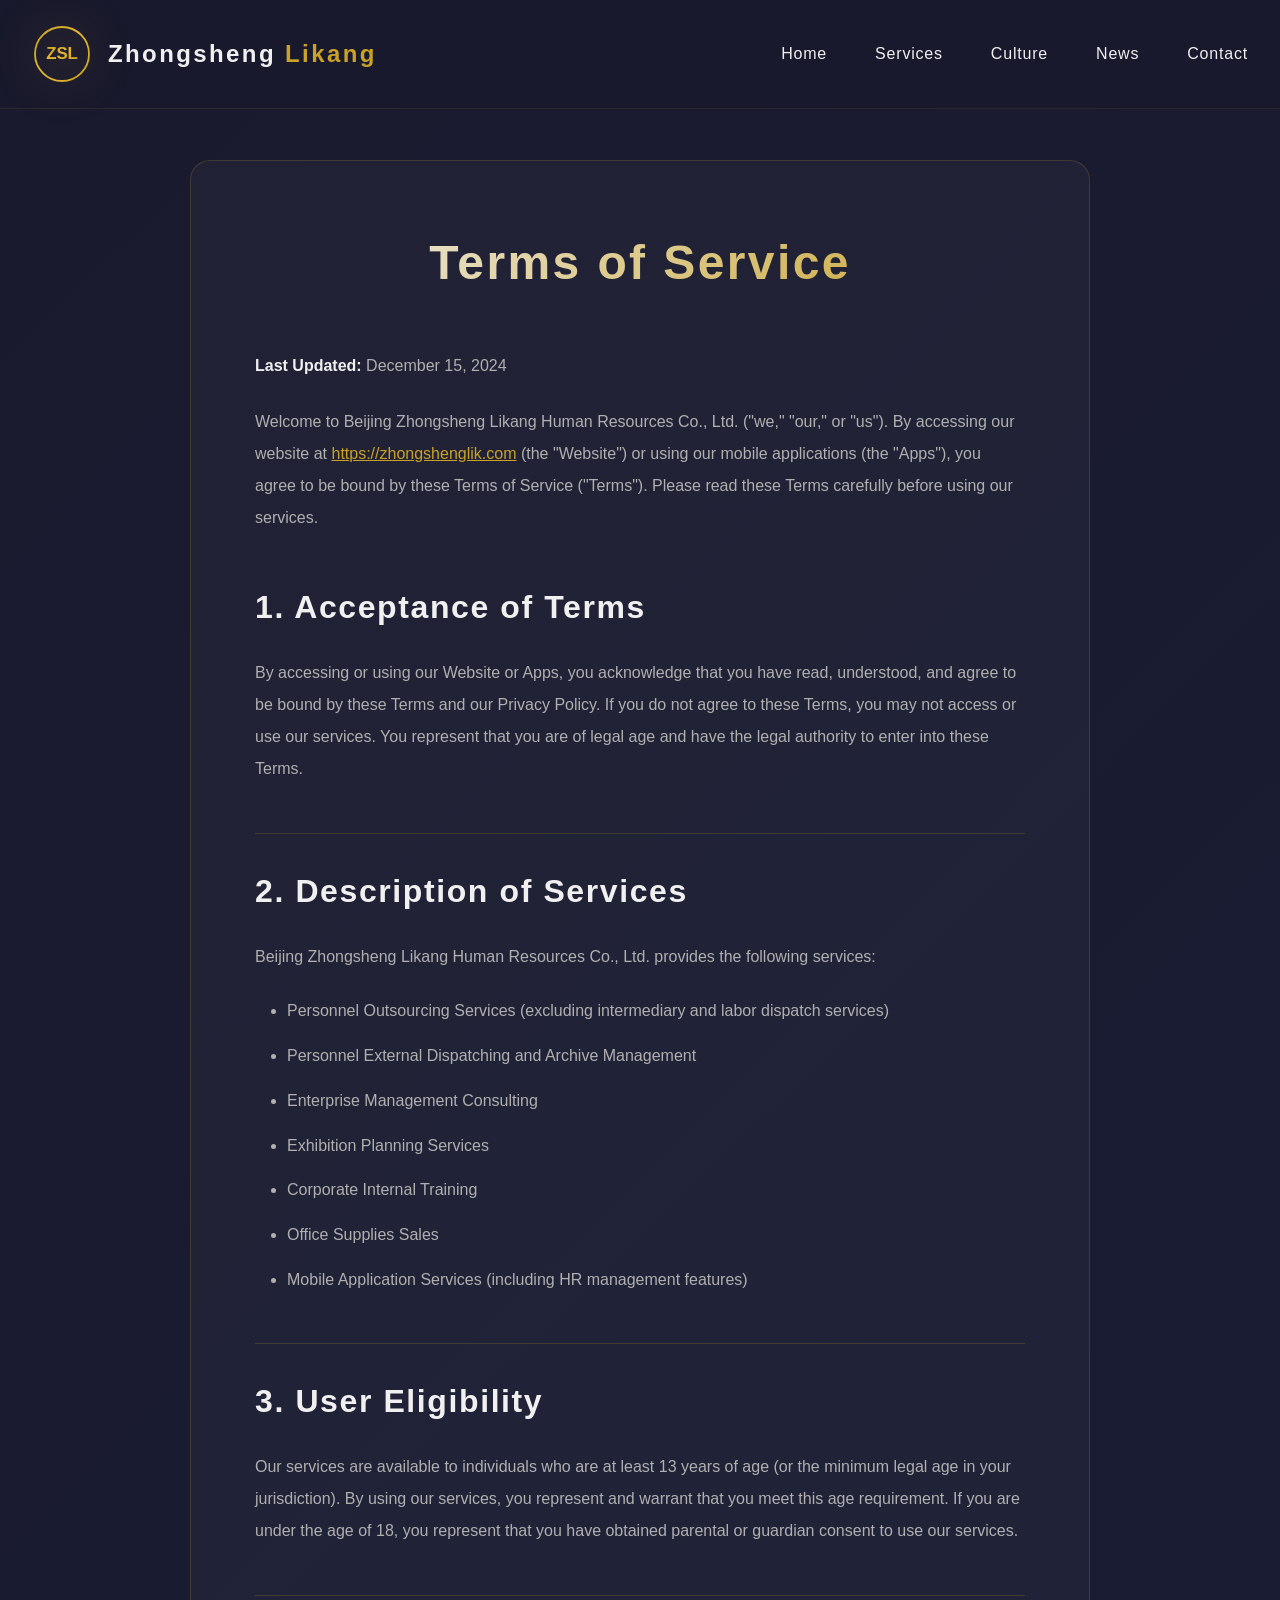
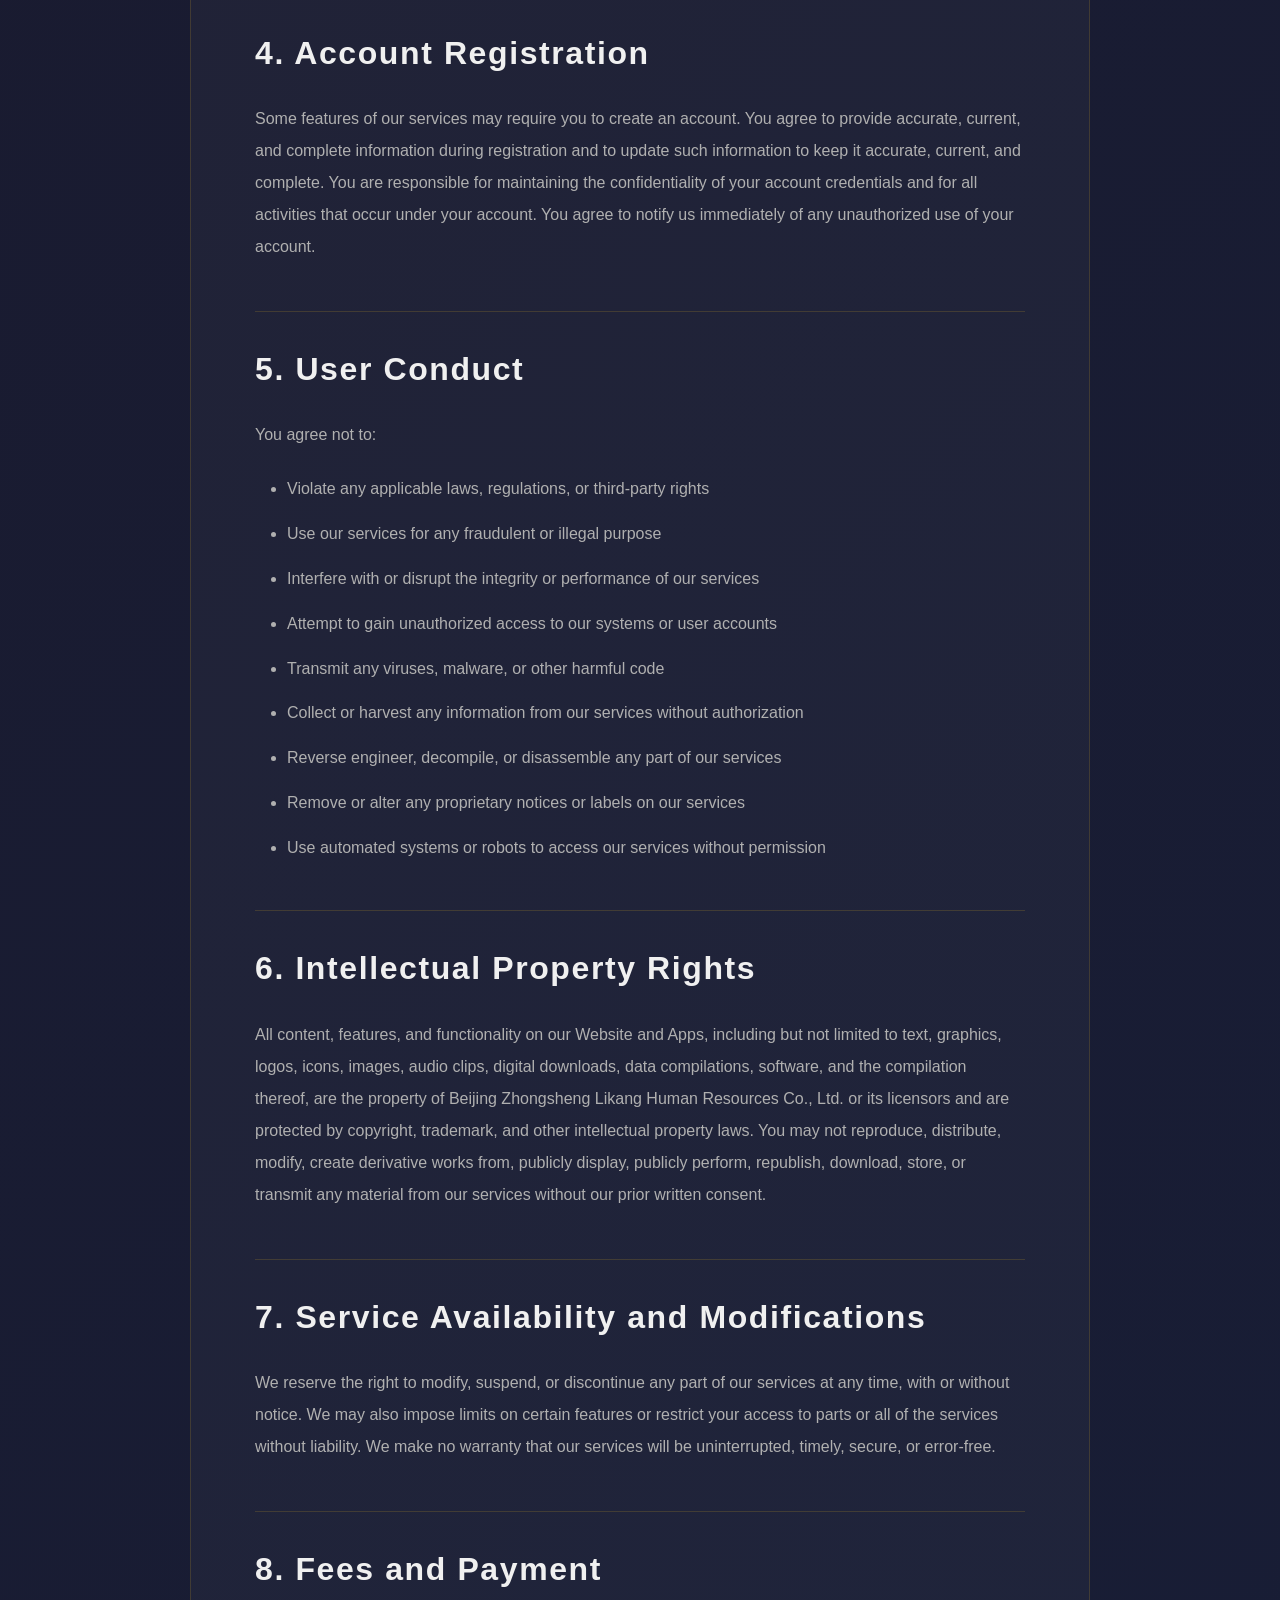
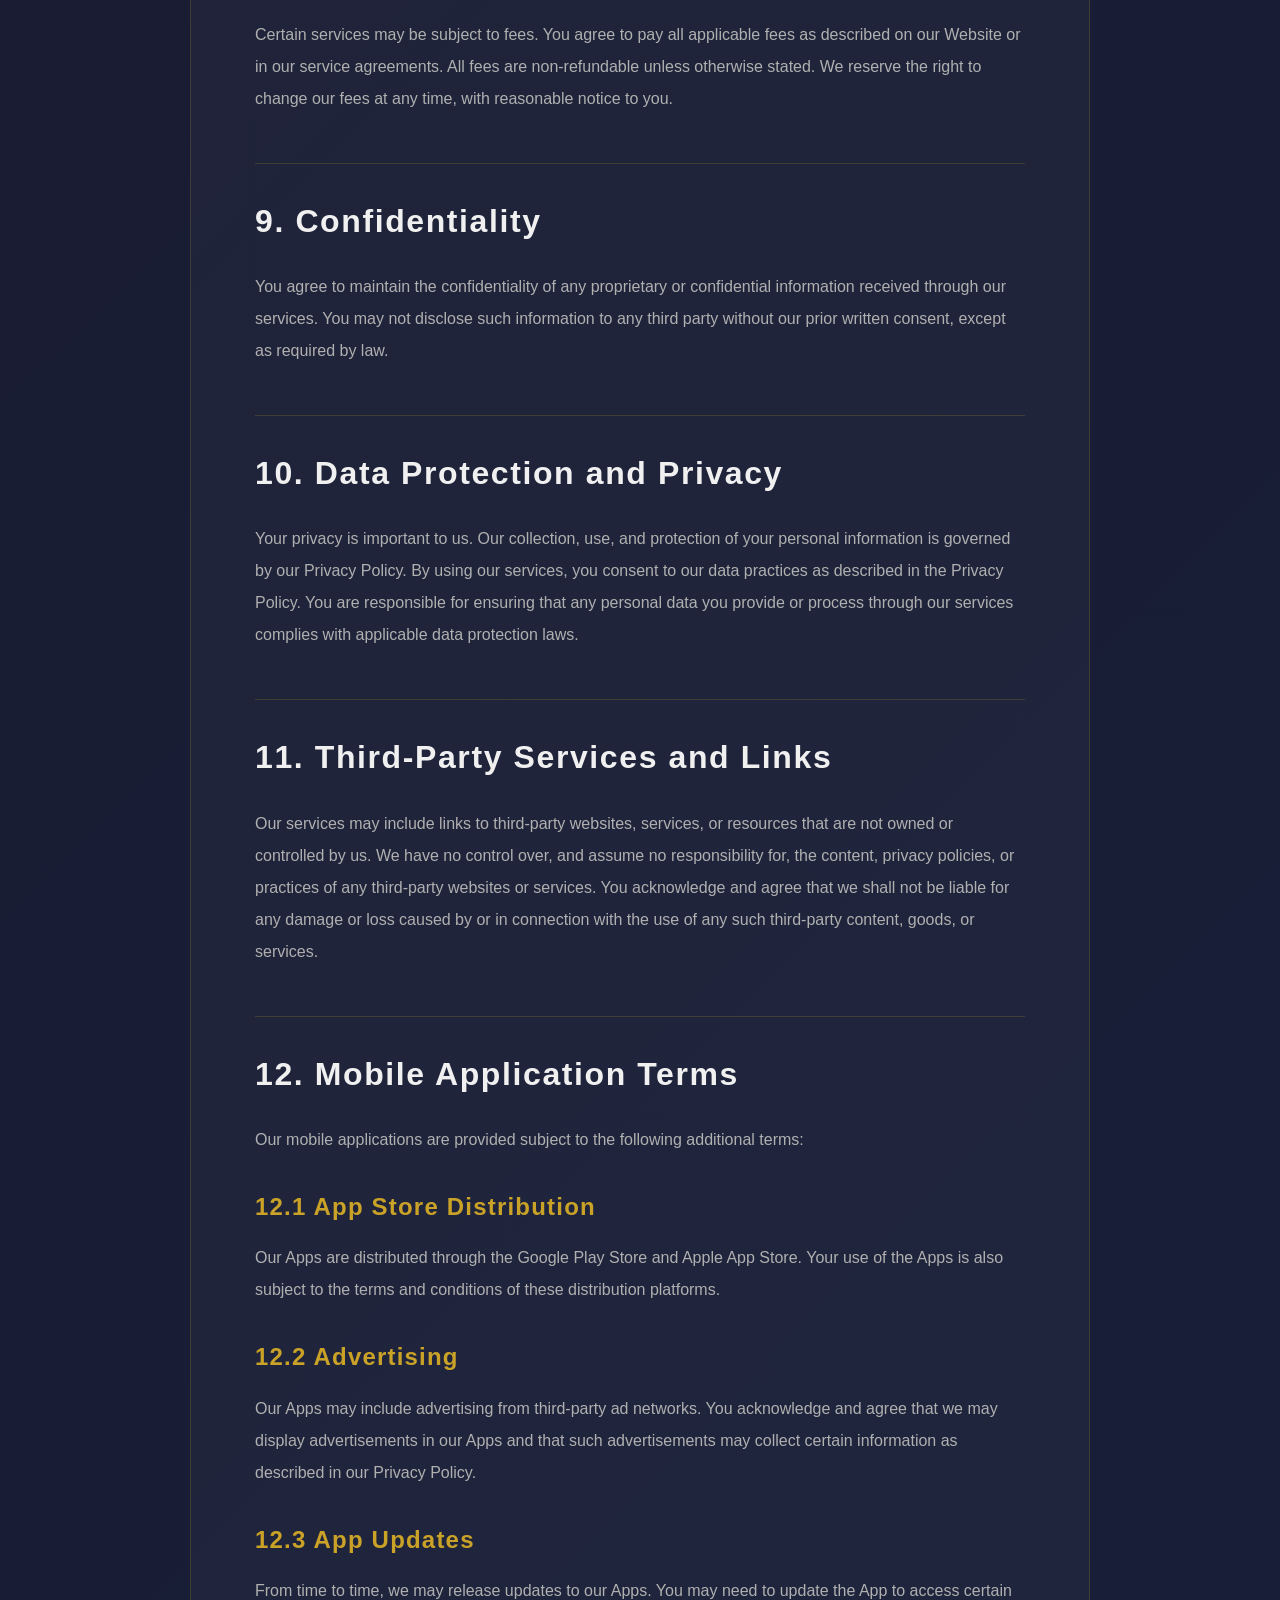
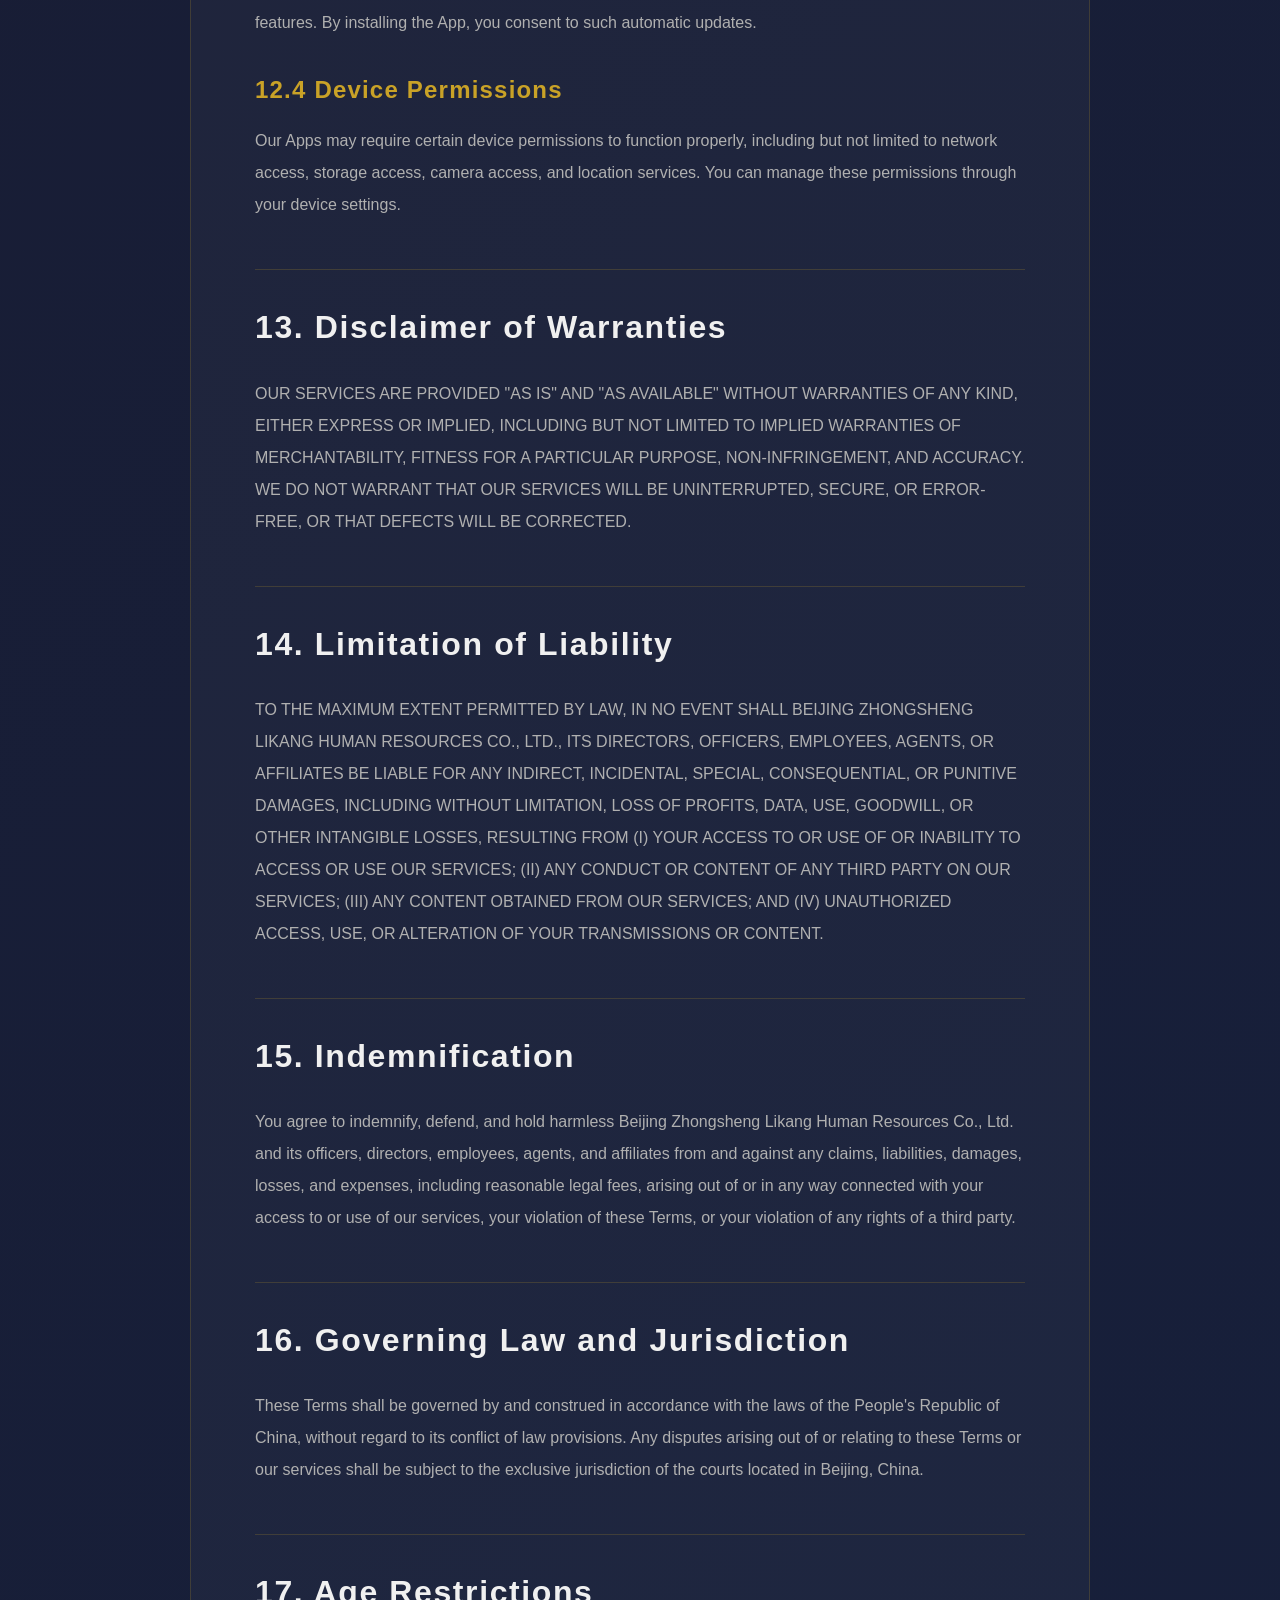
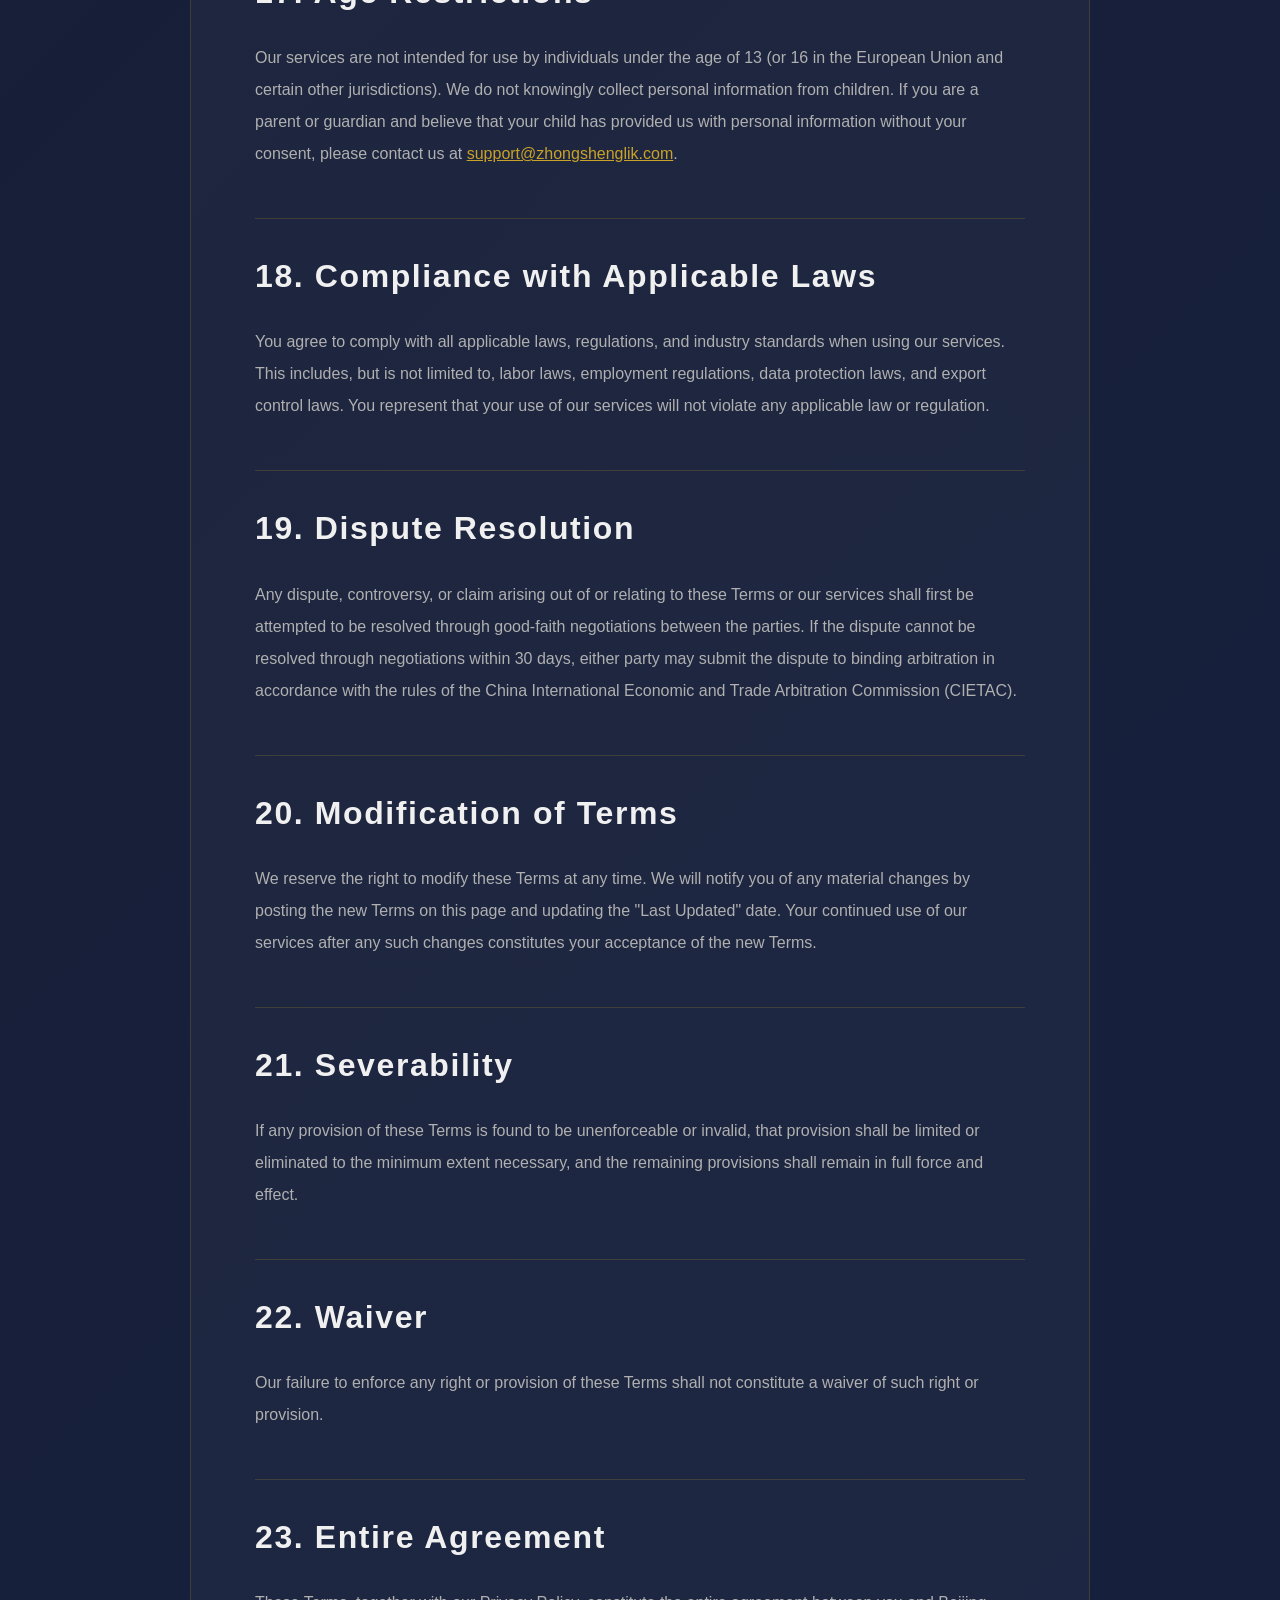
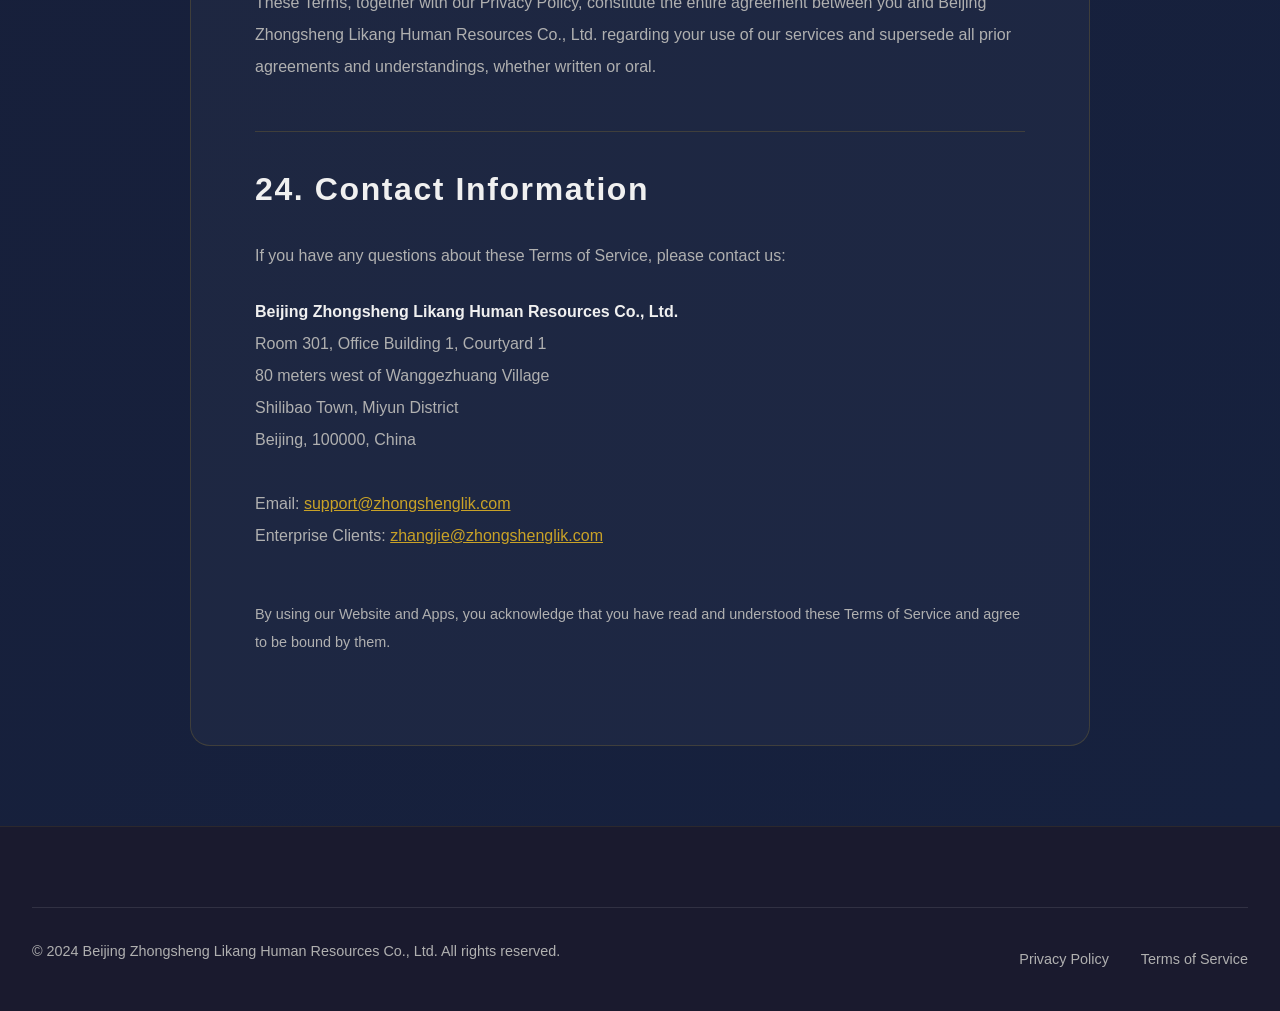
<file: terms.html>
<!DOCTYPE html>
<html lang="en">
<head>
    <meta charset="UTF-8">
    <meta name="viewport" content="width=device-width, initial-scale=1.0">
    <title>Terms of Service - Beijing Zhongsheng Likang Human Resources Co., Ltd.</title>
    <meta name="description" content="Terms of Service for Zhongsheng Likang HR solutions and mobile application services. Read our terms and conditions.">
    <meta name="robots" content="noindex, nofollow">
    
    <link rel="canonical" href="https://zhongshenglik.com/terms.html">
    <link rel="icon" type="image/svg+xml" href="images/logo.svg">
    
    <link rel="stylesheet" href="css/style.css">
</head>
<body>
    <div class="loader">
        <div class="loader-content">
            <div class="loader-spinner"></div>
            <div class="loader-text">Zhongsheng Likang</div>
        </div>
    </div>

    <nav class="navbar">
        <div class="nav-container">
            <a href="index.html" class="logo" aria-label="Zhongsheng Likang Home">
                <svg viewBox="0 0 100 100" width="60" height="60">
                    <defs>
                        <linearGradient id="logoGradient" x1="0%" y1="0%" x2="100%" y2="100%">
                            <stop offset="0%" style="stop-color:#c9a227"/>
                            <stop offset="50%" style="stop-color:#e6b82d"/>
                            <stop offset="100%" style="stop-color:#c9a227"/>
                        </linearGradient>
                    </defs>
                    <circle cx="50" cy="50" r="45" fill="none" stroke="url(#logoGradient)" stroke-width="3"/>
                    <text x="50" y="58" font-family="Arial" font-size="28" font-weight="bold" fill="url(#logoGradient)" text-anchor="middle">ZSL</text>
                </svg>
                <span class="logo-text">Zhongsheng <span>Likang</span></span>
            </a>
            
            <ul class="nav-links">
                <li><a href="index.html">Home</a></li>
                <li><a href="services.html">Services</a></li>
                <li><a href="culture.html">Culture</a></li>
                <li><a href="news.html">News</a></li>
                <li><a href="contact.html">Contact</a></li>
            </ul>
            
            <div class="nav-toggle" aria-label="Toggle navigation menu" role="button" tabindex="0">
                <span></span>
                <span></span>
                <span></span>
            </div>
        </div>
    </nav>

    <main class="legal-page">
        <div class="legal-content">
            <h1>Terms of Service</h1>
            
            <p><strong>Last Updated:</strong> December 15, 2024</p>

            <p>Welcome to Beijing Zhongsheng Likang Human Resources Co., Ltd. ("we," "our," or "us"). By accessing our website at <a href="https://zhongshenglik.com">https://zhongshenglik.com</a> (the "Website") or using our mobile applications (the "Apps"), you agree to be bound by these Terms of Service ("Terms"). Please read these Terms carefully before using our services.</p>

            <h2>1. Acceptance of Terms</h2>

            <p>By accessing or using our Website or Apps, you acknowledge that you have read, understood, and agree to be bound by these Terms and our Privacy Policy. If you do not agree to these Terms, you may not access or use our services. You represent that you are of legal age and have the legal authority to enter into these Terms.</p>

            <h2>2. Description of Services</h2>

            <p>Beijing Zhongsheng Likang Human Resources Co., Ltd. provides the following services:</p>
            <ul>
                <li>Personnel Outsourcing Services (excluding intermediary and labor dispatch services)</li>
                <li>Personnel External Dispatching and Archive Management</li>
                <li>Enterprise Management Consulting</li>
                <li>Exhibition Planning Services</li>
                <li>Corporate Internal Training</li>
                <li>Office Supplies Sales</li>
                <li>Mobile Application Services (including HR management features)</li>
            </ul>

            <h2>3. User Eligibility</h2>

            <p>Our services are available to individuals who are at least 13 years of age (or the minimum legal age in your jurisdiction). By using our services, you represent and warrant that you meet this age requirement. If you are under the age of 18, you represent that you have obtained parental or guardian consent to use our services.</p>

            <h2>4. Account Registration</h2>

            <p>Some features of our services may require you to create an account. You agree to provide accurate, current, and complete information during registration and to update such information to keep it accurate, current, and complete. You are responsible for maintaining the confidentiality of your account credentials and for all activities that occur under your account. You agree to notify us immediately of any unauthorized use of your account.</p>

            <h2>5. User Conduct</h2>

            <p>You agree not to:</p>
            <ul>
                <li>Violate any applicable laws, regulations, or third-party rights</li>
                <li>Use our services for any fraudulent or illegal purpose</li>
                <li>Interfere with or disrupt the integrity or performance of our services</li>
                <li>Attempt to gain unauthorized access to our systems or user accounts</li>
                <li>Transmit any viruses, malware, or other harmful code</li>
                <li>Collect or harvest any information from our services without authorization</li>
                <li>Reverse engineer, decompile, or disassemble any part of our services</li>
                <li>Remove or alter any proprietary notices or labels on our services</li>
                <li>Use automated systems or robots to access our services without permission</li>
            </ul>

            <h2>6. Intellectual Property Rights</h2>

            <p>All content, features, and functionality on our Website and Apps, including but not limited to text, graphics, logos, icons, images, audio clips, digital downloads, data compilations, software, and the compilation thereof, are the property of Beijing Zhongsheng Likang Human Resources Co., Ltd. or its licensors and are protected by copyright, trademark, and other intellectual property laws. You may not reproduce, distribute, modify, create derivative works from, publicly display, publicly perform, republish, download, store, or transmit any material from our services without our prior written consent.</p>

            <h2>7. Service Availability and Modifications</h2>

            <p>We reserve the right to modify, suspend, or discontinue any part of our services at any time, with or without notice. We may also impose limits on certain features or restrict your access to parts or all of the services without liability. We make no warranty that our services will be uninterrupted, timely, secure, or error-free.</p>

            <h2>8. Fees and Payment</h2>

            <p>Certain services may be subject to fees. You agree to pay all applicable fees as described on our Website or in our service agreements. All fees are non-refundable unless otherwise stated. We reserve the right to change our fees at any time, with reasonable notice to you.</p>

            <h2>9. Confidentiality</h2>

            <p>You agree to maintain the confidentiality of any proprietary or confidential information received through our services. You may not disclose such information to any third party without our prior written consent, except as required by law.</p>

            <h2>10. Data Protection and Privacy</h2>

            <p>Your privacy is important to us. Our collection, use, and protection of your personal information is governed by our Privacy Policy. By using our services, you consent to our data practices as described in the Privacy Policy. You are responsible for ensuring that any personal data you provide or process through our services complies with applicable data protection laws.</p>

            <h2>11. Third-Party Services and Links</h2>

            <p>Our services may include links to third-party websites, services, or resources that are not owned or controlled by us. We have no control over, and assume no responsibility for, the content, privacy policies, or practices of any third-party websites or services. You acknowledge and agree that we shall not be liable for any damage or loss caused by or in connection with the use of any such third-party content, goods, or services.</p>

            <h2>12. Mobile Application Terms</h2>

            <p>Our mobile applications are provided subject to the following additional terms:</p>
            
            <h3>12.1 App Store Distribution</h3>
            <p>Our Apps are distributed through the Google Play Store and Apple App Store. Your use of the Apps is also subject to the terms and conditions of these distribution platforms.</p>

            <h3>12.2 Advertising</h3>
            <p>Our Apps may include advertising from third-party ad networks. You acknowledge and agree that we may display advertisements in our Apps and that such advertisements may collect certain information as described in our Privacy Policy.</p>

            <h3>12.3 App Updates</h3>
            <p>From time to time, we may release updates to our Apps. You may need to update the App to access certain features. By installing the App, you consent to such automatic updates.</p>

            <h3>12.4 Device Permissions</h3>
            <p>Our Apps may require certain device permissions to function properly, including but not limited to network access, storage access, camera access, and location services. You can manage these permissions through your device settings.</p>

            <h2>13. Disclaimer of Warranties</h2>

            <p>OUR SERVICES ARE PROVIDED "AS IS" AND "AS AVAILABLE" WITHOUT WARRANTIES OF ANY KIND, EITHER EXPRESS OR IMPLIED, INCLUDING BUT NOT LIMITED TO IMPLIED WARRANTIES OF MERCHANTABILITY, FITNESS FOR A PARTICULAR PURPOSE, NON-INFRINGEMENT, AND ACCURACY. WE DO NOT WARRANT THAT OUR SERVICES WILL BE UNINTERRUPTED, SECURE, OR ERROR-FREE, OR THAT DEFECTS WILL BE CORRECTED.</p>

            <h2>14. Limitation of Liability</h2>

            <p>TO THE MAXIMUM EXTENT PERMITTED BY LAW, IN NO EVENT SHALL BEIJING ZHONGSHENG LIKANG HUMAN RESOURCES CO., LTD., ITS DIRECTORS, OFFICERS, EMPLOYEES, AGENTS, OR AFFILIATES BE LIABLE FOR ANY INDIRECT, INCIDENTAL, SPECIAL, CONSEQUENTIAL, OR PUNITIVE DAMAGES, INCLUDING WITHOUT LIMITATION, LOSS OF PROFITS, DATA, USE, GOODWILL, OR OTHER INTANGIBLE LOSSES, RESULTING FROM (I) YOUR ACCESS TO OR USE OF OR INABILITY TO ACCESS OR USE OUR SERVICES; (II) ANY CONDUCT OR CONTENT OF ANY THIRD PARTY ON OUR SERVICES; (III) ANY CONTENT OBTAINED FROM OUR SERVICES; AND (IV) UNAUTHORIZED ACCESS, USE, OR ALTERATION OF YOUR TRANSMISSIONS OR CONTENT.</p>

            <h2>15. Indemnification</h2>

            <p>You agree to indemnify, defend, and hold harmless Beijing Zhongsheng Likang Human Resources Co., Ltd. and its officers, directors, employees, agents, and affiliates from and against any claims, liabilities, damages, losses, and expenses, including reasonable legal fees, arising out of or in any way connected with your access to or use of our services, your violation of these Terms, or your violation of any rights of a third party.</p>

            <h2>16. Governing Law and Jurisdiction</h2>

            <p>These Terms shall be governed by and construed in accordance with the laws of the People's Republic of China, without regard to its conflict of law provisions. Any disputes arising out of or relating to these Terms or our services shall be subject to the exclusive jurisdiction of the courts located in Beijing, China.</p>

            <h2>17. Age Restrictions</h2>

            <p>Our services are not intended for use by individuals under the age of 13 (or 16 in the European Union and certain other jurisdictions). We do not knowingly collect personal information from children. If you are a parent or guardian and believe that your child has provided us with personal information without your consent, please contact us at <a href="mailto:support@zhongshenglik.com">support@zhongshenglik.com</a>.</p>

            <h2>18. Compliance with Applicable Laws</h2>

            <p>You agree to comply with all applicable laws, regulations, and industry standards when using our services. This includes, but is not limited to, labor laws, employment regulations, data protection laws, and export control laws. You represent that your use of our services will not violate any applicable law or regulation.</p>

            <h2>19. Dispute Resolution</h2>

            <p>Any dispute, controversy, or claim arising out of or relating to these Terms or our services shall first be attempted to be resolved through good-faith negotiations between the parties. If the dispute cannot be resolved through negotiations within 30 days, either party may submit the dispute to binding arbitration in accordance with the rules of the China International Economic and Trade Arbitration Commission (CIETAC).</p>

            <h2>20. Modification of Terms</h2>

            <p>We reserve the right to modify these Terms at any time. We will notify you of any material changes by posting the new Terms on this page and updating the "Last Updated" date. Your continued use of our services after any such changes constitutes your acceptance of the new Terms.</p>

            <h2>21. Severability</h2>

            <p>If any provision of these Terms is found to be unenforceable or invalid, that provision shall be limited or eliminated to the minimum extent necessary, and the remaining provisions shall remain in full force and effect.</p>

            <h2>22. Waiver</h2>

            <p>Our failure to enforce any right or provision of these Terms shall not constitute a waiver of such right or provision.</p>

            <h2>23. Entire Agreement</h2>

            <p>These Terms, together with our Privacy Policy, constitute the entire agreement between you and Beijing Zhongsheng Likang Human Resources Co., Ltd. regarding your use of our services and supersede all prior agreements and understandings, whether written or oral.</p>

            <h2>24. Contact Information</h2>

            <p>If you have any questions about these Terms of Service, please contact us:</p>
            
            <p><strong>Beijing Zhongsheng Likang Human Resources Co., Ltd.</strong><br>
            Room 301, Office Building 1, Courtyard 1<br>
            80 meters west of Wanggezhuang Village<br>
            Shilibao Town, Miyun District<br>
            Beijing, 100000, China<br><br>
            Email: <a href="mailto:support@zhongshenglik.com">support@zhongshenglik.com</a><br>
            Enterprise Clients: <a href="mailto:zhangjie@zhongshenglik.com">zhangjie@zhongshenglik.com</a></p>

            <p style="margin-top: 3rem; font-size: 0.9rem; color: var(--text-gray);">By using our Website and Apps, you acknowledge that you have read and understood these Terms of Service and agree to be bound by them.</p>
        </div>
    </main>

    <footer class="footer">
        <div class="container">
            <div class="footer-bottom">
                <p class="footer-copyright">© 2024 Beijing Zhongsheng Likang Human Resources Co., Ltd. All rights reserved.</p>
                <div class="footer-legal">
                    <a href="privacy.html">Privacy Policy</a>
                    <a href="terms.html">Terms of Service</a>
                </div>
            </div>
        </div>
    </footer>

    <button class="scroll-top" aria-label="Scroll to top">
        <svg viewBox="0 0 24 24" fill="none" stroke="currentColor" stroke-width="2">
            <polyline points="18 15 12 9 6 15"/>
        </svg>
    </button>

    <script src="js/main.js"></script>
</body>
</html>
</file>
<file: css/style.css>
/* Global Styles */
:root {
    --primary-color: #1a1a2e;
    --secondary-color: #16213e;
    --accent-color: #c9a227;
    --accent-hover: #e6b82d;
    --text-light: #f0f0f0;
    --text-gray: #b0b0b0;
    --gradient-dark: linear-gradient(135deg, #1a1a2e 0%, #16213e 100%);
    --gradient-gold: linear-gradient(135deg, #c9a227 0%, #e6b82d 100%);
    --shadow-3d: 0 25px 50px -12px rgba(0, 0, 0, 0.5);
    --transition-smooth: all 0.3s cubic-bezier(0.4, 0, 0.2, 1);
}

* {
    margin: 0;
    padding: 0;
    box-sizing: border-box;
}

html {
    scroll-behavior: smooth;
}

body {
    font-family: 'Segoe UI', Tahoma, Geneva, Verdana, sans-serif;
    background: var(--primary-color);
    color: var(--text-light);
    line-height: 1.6;
    overflow-x: hidden;
}

/* Typography */
h1, h2, h3, h4, h5, h6 {
    font-weight: 700;
    letter-spacing: 0.05em;
    margin-bottom: 1rem;
}

h1 { font-size: 4rem; }
h2 { font-size: 3rem; }
h3 { font-size: 2.5rem; }
h4 { font-size: 2rem; }
h5 { font-size: 1.5rem; }
h6 { font-size: 1.25rem; }

p {
    margin-bottom: 1rem;
    color: var(--text-gray);
}

a {
    color: var(--accent-color);
    text-decoration: none;
    transition: var(--transition-smooth);
}

a:hover {
    color: var(--accent-hover);
}

/* Container */
.container {
    max-width: 1400px;
    margin: 0 auto;
    padding: 0 2rem;
}

/* Navigation */
.navbar {
    position: fixed;
    top: 0;
    left: 0;
    width: 100%;
    z-index: 1000;
    padding: 1.5rem 2rem;
    background: rgba(26, 26, 46, 0.95);
    backdrop-filter: blur(20px);
    transition: var(--transition-smooth);
    border-bottom: 1px solid rgba(201, 162, 39, 0.1);
}

.navbar.scrolled {
    padding: 1rem 2rem;
    background: rgba(26, 26, 46, 0.98);
    box-shadow: 0 10px 40px rgba(0, 0, 0, 0.3);
}

.nav-container {
    max-width: 1400px;
    margin: 0 auto;
    display: flex;
    justify-content: space-between;
    align-items: center;
}

.logo {
    display: flex;
    align-items: center;
    gap: 1rem;
}

.logo svg {
    width: 60px;
    height: 60px;
    filter: drop-shadow(0 0 20px rgba(201, 162, 39, 0.5));
    animation: logoGlow 3s ease-in-out infinite;
}

@keyframes logoGlow {
    0%, 100% { filter: drop-shadow(0 0 20px rgba(201, 162, 39, 0.5)); }
    50% { filter: drop-shadow(0 0 40px rgba(201, 162, 39, 0.8)); }
}

.logo-text {
    font-size: 1.5rem;
    font-weight: 700;
    color: var(--text-light);
    letter-spacing: 0.1em;
}

.logo-text span {
    color: var(--accent-color);
}

.nav-links {
    display: flex;
    gap: 3rem;
    list-style: none;
}

.nav-links a {
    color: var(--text-light);
    font-weight: 500;
    font-size: 1rem;
    position: relative;
    padding: 0.5rem 0;
    letter-spacing: 0.05em;
}

.nav-links a::after {
    content: '';
    position: absolute;
    bottom: 0;
    left: 0;
    width: 0;
    height: 2px;
    background: var(--gradient-gold);
    transition: width 0.3s ease;
}

.nav-links a:hover::after,
.nav-links a.active::after {
    width: 100%;
}

.nav-toggle {
    display: none;
    flex-direction: column;
    gap: 5px;
    cursor: pointer;
    padding: 10px;
}

.nav-toggle span {
    width: 30px;
    height: 3px;
    background: var(--accent-color);
    transition: var(--transition-smooth);
}

/* Hero Section */
.hero {
    height: 100vh;
    display: flex;
    align-items: center;
    justify-content: center;
    position: relative;
    overflow: hidden;
    background: var(--gradient-dark);
}

.hero-background {
    position: absolute;
    top: 0;
    left: 0;
    width: 100%;
    height: 100%;
    background: url('data:image/svg+xml,<svg xmlns="http://www.w3.org/2000/svg" viewBox="0 0 1440 900"><defs><linearGradient id="grad" x1="0%25" y1="0%25" x2="100%25" y2="100%25"><stop offset="0%25" style="stop-color:%231a1a2e"/><stop offset="100%25" style="stop-color:%2316213e"/></linearGradient></defs><rect fill="url(%23grad)" width="1440" height="900"/></svg>') center/cover;
    opacity: 0.8;
}

.hero-overlay {
    position: absolute;
    top: 0;
    left: 0;
    width: 100%;
    height: 100%;
    background: radial-gradient(circle at 50% 50%, rgba(201, 162, 39, 0.1) 0%, transparent 50%);
    animation: pulse 8s ease-in-out infinite;
}

@keyframes pulse {
    0%, 100% { opacity: 0.5; }
    50% { opacity: 1; }
}

.hero-content {
    position: relative;
    z-index: 2;
    text-align: center;
    max-width: 1200px;
    padding: 0 2rem;
}

.hero-title {
    font-size: 5rem;
    font-weight: 700;
    margin-bottom: 2rem;
    background: linear-gradient(135deg, var(--text-light) 0%, var(--accent-color) 100%);
    -webkit-background-clip: text;
    -webkit-text-fill-color: transparent;
    background-clip: text;
    animation: slideUp 1s ease-out;
    text-shadow: 0 0 80px rgba(201, 162, 39, 0.3);
}

@keyframes slideUp {
    from {
        opacity: 0;
        transform: translateY(50px);
    }
    to {
        opacity: 1;
        transform: translateY(0);
    }
}

.hero-subtitle {
    font-size: 1.8rem;
    color: var(--text-gray);
    margin-bottom: 3rem;
    animation: slideUp 1s ease-out 0.2s backwards;
}

.hero-buttons {
    display: flex;
    gap: 2rem;
    justify-content: center;
    animation: slideUp 1s ease-out 0.4s backwards;
}

/* Buttons */
.btn {
    padding: 1rem 2.5rem;
    border: none;
    border-radius: 5px;
    font-size: 1.1rem;
    font-weight: 600;
    cursor: pointer;
    transition: var(--transition-smooth);
    text-transform: uppercase;
    letter-spacing: 0.1em;
    position: relative;
    overflow: hidden;
}

.btn-primary {
    background: var(--gradient-gold);
    color: var(--primary-color);
    box-shadow: 0 10px 40px rgba(201, 162, 39, 0.4);
}

.btn-primary:hover {
    transform: translateY(-3px) scale(1.05);
    box-shadow: 0 20px 60px rgba(201, 162, 39, 0.6);
}

.btn-secondary {
    background: transparent;
    color: var(--accent-color);
    border: 2px solid var(--accent-color);
}

.btn-secondary:hover {
    background: var(--accent-color);
    color: var(--primary-color);
    transform: translateY(-3px);
}

.btn-app-store {
    display: inline-flex;
    align-items: center;
    gap: 1rem;
    padding: 1.2rem 2.5rem;
    background: var(--secondary-color);
    border: 2px solid var(--accent-color);
    border-radius: 10px;
    color: var(--text-light);
    transition: var(--transition-smooth);
}

.btn-app-store:hover {
    background: var(--accent-color);
    transform: translateY(-5px);
    box-shadow: 0 15px 40px rgba(201, 162, 39, 0.3);
}

.btn-app-store svg {
    width: 40px;
    height: 40px;
}

/* Sections */
.section {
    padding: 8rem 0;
    position: relative;
}

.section-dark {
    background: var(--secondary-color);
}

.section-title {
    text-align: center;
    margin-bottom: 4rem;
}

.section-title h2 {
    font-size: 3.5rem;
    background: linear-gradient(135deg, var(--text-light) 0%, var(--accent-color) 100%);
    -webkit-background-clip: text;
    -webkit-text-fill-color: transparent;
    background-clip: text;
    margin-bottom: 1rem;
}

.section-title p {
    font-size: 1.3rem;
    max-width: 800px;
    margin: 0 auto;
}

/* Service Cards */
.services-grid {
    display: grid;
    grid-template-columns: repeat(auto-fit, minmax(350px, 1fr));
    gap: 3rem;
    margin-top: 4rem;
}

.service-card {
    background: rgba(255, 255, 255, 0.05);
    border: 1px solid rgba(201, 162, 39, 0.2);
    border-radius: 20px;
    padding: 3rem;
    transition: var(--transition-smooth);
    position: relative;
    overflow: hidden;
}

.service-card::before {
    content: '';
    position: absolute;
    top: 0;
    left: 0;
    width: 100%;
    height: 100%;
    background: linear-gradient(135deg, rgba(201, 162, 39, 0.1) 0%, transparent 100%);
    opacity: 0;
    transition: opacity 0.3s ease;
}

.service-card:hover::before {
    opacity: 1;
}

.service-card:hover {
    transform: translateY(-10px) rotateX(5deg);
    box-shadow: 0 30px 60px rgba(0, 0, 0, 0.3);
    border-color: var(--accent-color);
}

.service-icon {
    width: 80px;
    height: 80px;
    margin-bottom: 2rem;
    color: var(--accent-color);
}

.service-icon svg {
    width: 100%;
    height: 100%;
}

.service-card h3 {
    font-size: 1.8rem;
    margin-bottom: 1.5rem;
    color: var(--text-light);
}

.service-card p {
    color: var(--text-gray);
    line-height: 1.8;
}

/* App Section */
.app-section {
    background: var(--gradient-dark);
    position: relative;
    overflow: hidden;
}

.app-showcase {
    display: grid;
    grid-template-columns: 1fr 1fr;
    gap: 4rem;
    align-items: center;
}

.app-content h2 {
    font-size: 3rem;
    margin-bottom: 2rem;
    background: linear-gradient(135deg, var(--text-light) 0%, var(--accent-color) 100%);
    -webkit-background-clip: text;
    -webkit-text-fill-color: transparent;
    background-clip: text;
}

.app-features {
    display: grid;
    gap: 2rem;
    margin: 3rem 0;
}

.app-feature {
    display: flex;
    align-items: flex-start;
    gap: 1.5rem;
    padding: 1.5rem;
    background: rgba(255, 255, 255, 0.03);
    border-radius: 15px;
    border-left: 4px solid var(--accent-color);
    transition: var(--transition-smooth);
}

.app-feature:hover {
    background: rgba(255, 255, 255, 0.08);
    transform: translateX(10px);
}

.app-feature-icon {
    width: 50px;
    height: 50px;
    flex-shrink: 0;
    color: var(--accent-color);
}

.app-download-buttons {
    display: flex;
    gap: 2rem;
    margin-top: 3rem;
}

.app-preview {
    display: flex;
    justify-content: center;
    align-items: center;
    position: relative;
}

.app-phone {
    width: 300px;
    height: 600px;
    background: linear-gradient(145deg, #2a2a3e 0%, #1a1a2e 100%);
    border-radius: 40px;
    padding: 15px;
    box-shadow: 0 30px 80px rgba(0, 0, 0, 0.5);
    animation: float 6s ease-in-out infinite;
}

@keyframes float {
    0%, 100% { transform: translateY(0px); }
    50% { transform: translateY(-20px); }
}

.app-screen {
    width: 100%;
    height: 100%;
    background: linear-gradient(135deg, var(--primary-color) 0%, var(--secondary-color) 100%);
    border-radius: 30px;
    display: flex;
    align-items: center;
    justify-content: center;
    overflow: hidden;
    position: relative;
}

.app-screen-content {
    text-align: center;
    padding: 2rem;
}

.app-screen-content svg {
    width: 80px;
    height: 80px;
    color: var(--accent-color);
    margin-bottom: 1rem;
}

/* Stats Section */
.stats-section {
    background: linear-gradient(135deg, var(--secondary-color) 0%, var(--primary-color) 100%);
    padding: 6rem 0;
}

.stats-grid {
    display: grid;
    grid-template-columns: repeat(4, 1fr);
    gap: 3rem;
}

.stat-item {
    text-align: center;
    padding: 2rem;
}

.stat-number {
    font-size: 4rem;
    font-weight: 700;
    background: var(--gradient-gold);
    -webkit-background-clip: text;
    -webkit-text-fill-color: transparent;
    background-clip: text;
    margin-bottom: 1rem;
    display: block;
}

.stat-label {
    font-size: 1.2rem;
    color: var(--text-gray);
    text-transform: uppercase;
    letter-spacing: 0.1em;
}

/* Team Section */
.team-grid {
    display: grid;
    grid-template-columns: repeat(auto-fit, minmax(300px, 1fr));
    gap: 3rem;
    margin-top: 4rem;
}

.team-card {
    background: rgba(255, 255, 255, 0.05);
    border-radius: 20px;
    overflow: hidden;
    transition: var(--transition-smooth);
    position: relative;
}

.team-card:hover {
    transform: translateY(-10px);
    box-shadow: var(--shadow-3d);
}

.team-image {
    width: 100%;
    height: 300px;
    background: var(--gradient-dark);
    display: flex;
    align-items: center;
    justify-content: center;
    position: relative;
    overflow: hidden;
}

.team-image::before {
    content: '';
    position: absolute;
    top: 0;
    left: 0;
    width: 100%;
    height: 100%;
    background: linear-gradient(180deg, transparent 0%, rgba(26, 26, 46, 0.8) 100%);
}

.team-image svg {
    width: 120px;
    height: 120px;
    color: var(--accent-color);
    opacity: 0.6;
}

.team-info {
    padding: 2rem;
    text-align: center;
}

.team-info h4 {
    font-size: 1.5rem;
    margin-bottom: 0.5rem;
    color: var(--text-light);
}

.team-info p {
    color: var(--accent-color);
    font-weight: 600;
}

/* News Grid */
.news-grid {
    display: grid;
    grid-template-columns: repeat(auto-fit, minmax(350px, 1fr));
    gap: 3rem;
    margin-top: 4rem;
}

.news-card {
    background: rgba(255, 255, 255, 0.05);
    border-radius: 20px;
    overflow: hidden;
    transition: var(--transition-smooth);
    border: 1px solid rgba(201, 162, 39, 0.1);
}

.news-card:hover {
    transform: translateY(-10px);
    box-shadow: var(--shadow-3d);
    border-color: var(--accent-color);
}

.news-image {
    width: 100%;
    height: 250px;
    background: var(--gradient-dark);
    display: flex;
    align-items: center;
    justify-content: center;
}

.news-image svg {
    width: 80px;
    height: 80px;
    color: var(--accent-color);
    opacity: 0.6;
}

.news-content {
    padding: 2rem;
}

.news-date {
    color: var(--accent-color);
    font-size: 0.9rem;
    font-weight: 600;
    margin-bottom: 1rem;
    display: block;
}

.news-card h3 {
    font-size: 1.5rem;
    margin-bottom: 1rem;
    color: var(--text-light);
    line-height: 1.4;
}

.news-card p {
    color: var(--text-gray);
    line-height: 1.8;
}

.news-link {
    display: inline-flex;
    align-items: center;
    gap: 0.5rem;
    margin-top: 1.5rem;
    color: var(--accent-color);
    font-weight: 600;
}

.news-link:hover {
    gap: 1rem;
}

/* Contact Section */
.contact-section {
    background: var(--gradient-dark);
}

.contact-grid {
    display: grid;
    grid-template-columns: 1fr 1fr;
    gap: 4rem;
}

.contact-info {
    padding: 3rem;
    background: rgba(255, 255, 255, 0.03);
    border-radius: 20px;
    border: 1px solid rgba(201, 162, 39, 0.2);
}

.contact-info h3 {
    font-size: 2rem;
    margin-bottom: 2rem;
    color: var(--text-light);
}

.contact-item {
    display: flex;
    align-items: flex-start;
    gap: 1.5rem;
    margin-bottom: 2rem;
    padding: 1.5rem;
    background: rgba(255, 255, 255, 0.02);
    border-radius: 15px;
    transition: var(--transition-smooth);
}

.contact-item:hover {
    background: rgba(255, 255, 255, 0.05);
    transform: translateX(10px);
}

.contact-icon {
    width: 50px;
    height: 50px;
    flex-shrink: 0;
    color: var(--accent-color);
}

.contact-details h4 {
    font-size: 1.2rem;
    color: var(--text-light);
    margin-bottom: 0.5rem;
}

.contact-details p {
    color: var(--text-gray);
    margin: 0;
}

.contact-form {
    padding: 3rem;
    background: rgba(255, 255, 255, 0.03);
    border-radius: 20px;
    border: 1px solid rgba(201, 162, 39, 0.2);
}

.form-group {
    margin-bottom: 2rem;
}

.form-group label {
    display: block;
    margin-bottom: 0.8rem;
    color: var(--text-light);
    font-weight: 600;
}

.form-group input,
.form-group textarea {
    width: 100%;
    padding: 1rem 1.5rem;
    background: rgba(255, 255, 255, 0.05);
    border: 1px solid rgba(201, 162, 39, 0.3);
    border-radius: 10px;
    color: var(--text-light);
    font-size: 1rem;
    transition: var(--transition-smooth);
}

.form-group input:focus,
.form-group textarea:focus {
    outline: none;
    border-color: var(--accent-color);
    background: rgba(255, 255, 255, 0.08);
    box-shadow: 0 0 20px rgba(201, 162, 39, 0.2);
}

.form-group textarea {
    min-height: 150px;
    resize: vertical;
}

/* Footer */
.footer {
    background: var(--primary-color);
    padding: 5rem 0 2rem;
    border-top: 1px solid rgba(201, 162, 39, 0.1);
}

.footer-grid {
    display: grid;
    grid-template-columns: 2fr 1fr 1fr 1fr;
    gap: 4rem;
    margin-bottom: 4rem;
}

.footer-brand {
    max-width: 400px;
}

.footer-logo {
    display: flex;
    align-items: center;
    gap: 1rem;
    margin-bottom: 2rem;
}

.footer-logo svg {
    width: 50px;
    height: 50px;
    color: var(--accent-color);
}

.footer-logo span {
    font-size: 1.5rem;
    font-weight: 700;
    color: var(--text-light);
}

.footer-description {
    color: var(--text-gray);
    line-height: 1.8;
}

.footer-section h4 {
    font-size: 1.3rem;
    color: var(--text-light);
    margin-bottom: 2rem;
    position: relative;
    padding-bottom: 1rem;
}

.footer-section h4::after {
    content: '';
    position: absolute;
    bottom: 0;
    left: 0;
    width: 50px;
    height: 3px;
    background: var(--accent-color);
}

.footer-links {
    list-style: none;
}

.footer-links li {
    margin-bottom: 1rem;
}

.footer-links a {
    color: var(--text-gray);
    transition: var(--transition-smooth);
    display: inline-flex;
    align-items: center;
    gap: 0.5rem;
}

.footer-links a:hover {
    color: var(--accent-color);
    transform: translateX(5px);
}

.footer-bottom {
    padding-top: 2rem;
    border-top: 1px solid rgba(255, 255, 255, 0.1);
    display: flex;
    justify-content: space-between;
    align-items: center;
    flex-wrap: wrap;
    gap: 2rem;
}

.footer-copyright {
    color: var(--text-gray);
    font-size: 0.9rem;
}

.footer-legal {
    display: flex;
    gap: 2rem;
}

.footer-legal a {
    color: var(--text-gray);
    font-size: 0.9rem;
}

.footer-legal a:hover {
    color: var(--accent-color);
}

/* Legal Pages */
.legal-page {
    padding: 10rem 0 5rem;
    background: var(--gradient-dark);
    min-height: 100vh;
}

.legal-content {
    max-width: 900px;
    margin: 0 auto;
    background: rgba(255, 255, 255, 0.03);
    border-radius: 20px;
    padding: 4rem;
    border: 1px solid rgba(201, 162, 39, 0.2);
}

.legal-content h1 {
    font-size: 3rem;
    background: linear-gradient(135deg, var(--text-light) 0%, var(--accent-color) 100%);
    -webkit-background-clip: text;
    -webkit-text-fill-color: transparent;
    background-clip: text;
    margin-bottom: 3rem;
    text-align: center;
}

.legal-content h2 {
    font-size: 2rem;
    color: var(--text-light);
    margin: 3rem 0 1.5rem;
    padding-top: 2rem;
    border-top: 1px solid rgba(201, 162, 39, 0.2);
}

.legal-content h2:first-of-type {
    border-top: none;
    padding-top: 0;
}

.legal-content h3 {
    font-size: 1.5rem;
    color: var(--accent-color);
    margin: 2rem 0 1rem;
}

.legal-content p {
    color: var(--text-gray);
    line-height: 2;
    margin-bottom: 1.5rem;
}

.legal-content ul,
.legal-content ol {
    color: var(--text-gray);
    margin: 1.5rem 0;
    padding-left: 2rem;
}

.legal-content li {
    margin-bottom: 1rem;
    line-height: 1.8;
}

.legal-content strong {
    color: var(--text-light);
}

.legal-content a {
    color: var(--accent-color);
    text-decoration: underline;
}

/* Scroll to Top */
.scroll-top {
    position: fixed;
    bottom: 2rem;
    right: 2rem;
    width: 60px;
    height: 60px;
    background: var(--accent-color);
    border-radius: 50%;
    display: flex;
    align-items: center;
    justify-content: center;
    cursor: pointer;
    opacity: 0;
    visibility: hidden;
    transition: var(--transition-smooth);
    z-index: 999;
    box-shadow: 0 10px 40px rgba(201, 162, 39, 0.4);
}

.scroll-top.visible {
    opacity: 1;
    visibility: visible;
}

.scroll-top:hover {
    transform: translateY(-5px);
    box-shadow: 0 20px 60px rgba(201, 162, 39, 0.6);
}

.scroll-top svg {
    width: 30px;
    height: 30px;
    color: var(--primary-color);
}

/* Animations */
.fade-in {
    opacity: 0;
    transform: translateY(30px);
    transition: opacity 0.6s ease, transform 0.6s ease;
}

.fade-in.visible {
    opacity: 1;
    transform: translateY(0);
}

.slide-left {
    opacity: 0;
    transform: translateX(-50px);
    transition: opacity 0.6s ease, transform 0.6s ease;
}

.slide-left.visible {
    opacity: 1;
    transform: translateX(0);
}

.slide-right {
    opacity: 0;
    transform: translateX(50px);
    transition: opacity 0.6s ease, transform 0.6s ease;
}

.slide-right.visible {
    opacity: 1;
    transform: translateX(0);
}

/* Loading Animation */
.loader {
    position: fixed;
    top: 0;
    left: 0;
    width: 100%;
    height: 100%;
    background: var(--primary-color);
    display: flex;
    align-items: center;
    justify-content: center;
    z-index: 9999;
    transition: opacity 0.5s ease, visibility 0.5s ease;
}

.loader.hidden {
    opacity: 0;
    visibility: hidden;
}

.loader-content {
    text-align: center;
}

.loader-spinner {
    width: 80px;
    height: 80px;
    border: 4px solid rgba(201, 162, 39, 0.2);
    border-top-color: var(--accent-color);
    border-radius: 50%;
    animation: spin 1s linear infinite;
    margin: 0 auto 2rem;
}

@keyframes spin {
    to { transform: rotate(360deg); }
}

.loader-text {
    font-size: 1.5rem;
    color: var(--accent-color);
    font-weight: 600;
    letter-spacing: 0.1em;
}

/* Responsive Design */
@media (max-width: 1200px) {
    h1 { font-size: 3rem; }
    h2 { font-size: 2.5rem; }
    h3 { font-size: 2rem; }
    
    .hero-title { font-size: 4rem; }
    .hero-subtitle { font-size: 1.5rem; }
    
    .stats-grid { grid-template-columns: repeat(2, 1fr); }
    .footer-grid { grid-template-columns: repeat(2, 1fr); }
}

@media (max-width: 768px) {
    .nav-links {
        display: none;
    }
    
    .nav-toggle {
        display: flex;
    }
    
    h1 { font-size: 2.5rem; }
    h2 { font-size: 2rem; }
    
    .hero-title { font-size: 3rem; }
    .hero-subtitle { font-size: 1.2rem; }
    
    .hero-buttons {
        flex-direction: column;
        align-items: center;
    }
    
    .app-showcase {
        grid-template-columns: 1fr;
    }
    
    .contact-grid {
        grid-template-columns: 1fr;
    }
    
    .services-grid,
    .news-grid {
        grid-template-columns: 1fr;
    }
    
    .footer-grid {
        grid-template-columns: 1fr;
        text-align: center;
    }
    
    .footer-bottom {
        flex-direction: column;
        text-align: center;
    }
    
    .legal-content {
        padding: 2rem;
    }
}

@media (max-width: 480px) {
    .container {
        padding: 0 1rem;
    }
    
    h1 { font-size: 2rem; }
    h2 { font-size: 1.8rem; }
    
    .hero-title { font-size: 2.5rem; }
    
    .section {
        padding: 4rem 0;
    }
    
    .service-card,
    .contact-info,
    .contact-form {
        padding: 2rem;
    }
}
</file>
